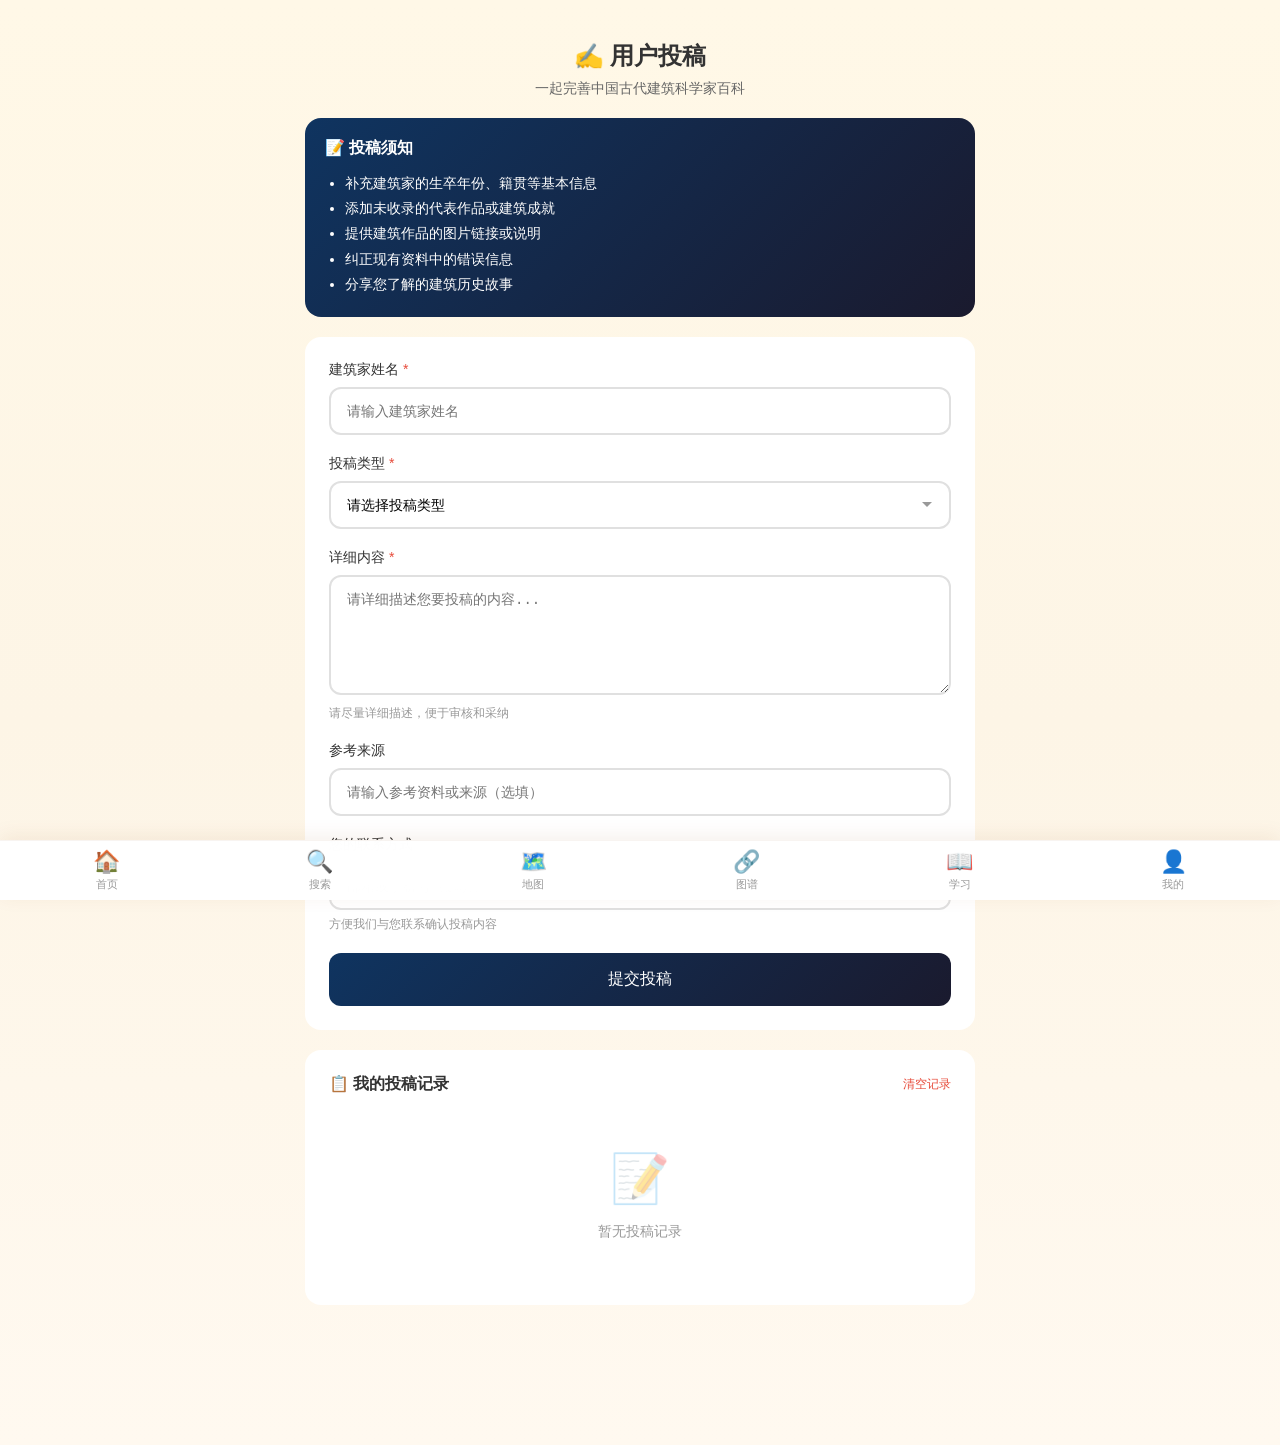
<file: contribute.html>
<!DOCTYPE html>
<html lang="zh-CN">
<head>
  <meta charset="UTF-8">
  <meta name="viewport" content="width=device-width, initial-scale=1.0, maximum-scale=1.0, user-scalable=no">
  <title>用户投稿 - 中国建筑科学家百科</title>
  <link rel="stylesheet" href="css/style.css">
  <style>
    .contribute-container {
      padding: 20px;
      padding-bottom: 120px;
    }

    .contribute-header {
      text-align: center;
      margin-bottom: 20px;
    }

    .contribute-header h1 {
      font-size: 24px;
      color: #333;
      margin-bottom: 8px;
    }

    .contribute-header p {
      font-size: 14px;
      color: #666;
    }

    .contribute-intro {
      background: linear-gradient(135deg, #0f3460, #1a1a2e);
      color: #fff;
      padding: 20px;
      border-radius: 16px;
      margin-bottom: 20px;
    }

    .contribute-intro h3 {
      font-size: 16px;
      margin-bottom: 12px;
    }

    .contribute-intro ul {
      font-size: 14px;
      line-height: 1.8;
      padding-left: 20px;
    }

    .contribute-form {
      background: #fff;
      border-radius: 16px;
      padding: 24px;
      margin-bottom: 20px;
    }

    .form-group {
      margin-bottom: 20px;
    }

    .form-label {
      display: block;
      font-size: 14px;
      font-weight: 500;
      color: #333;
      margin-bottom: 8px;
    }

    .form-label .required {
      color: #e74c3c;
    }

    .form-input {
      width: 100%;
      padding: 14px 16px;
      border: 2px solid #e0e0e0;
      border-radius: 12px;
      font-size: 14px;
      box-sizing: border-box;
      transition: border-color 0.3s;
    }

    .form-input:focus {
      outline: none;
      border-color: #0f3460;
    }

    .form-textarea {
      min-height: 120px;
      resize: vertical;
    }

    .form-select {
      appearance: none;
      background: #fff url("data:image/svg+xml,%3Csvg xmlns='http://www.w3.org/2000/svg' width='12' height='12' viewBox='0 0 12 12'%3E%3Cpath fill='%23999' d='M6 8L1 3h10z'/%3E%3C/svg%3E") no-repeat right 16px center;
    }

    .form-hint {
      font-size: 12px;
      color: #999;
      margin-top: 6px;
    }

    .submit-btn {
      width: 100%;
      padding: 16px;
      background: linear-gradient(135deg, #0f3460, #1a1a2e);
      color: #fff;
      border: none;
      border-radius: 12px;
      font-size: 16px;
      font-weight: 500;
      cursor: pointer;
      transition: all 0.3s;
    }

    .submit-btn:hover {
      transform: translateY(-2px);
      box-shadow: 0 8px 20px rgba(15, 52, 96, 0.3);
    }

    .submit-btn:active {
      transform: translateY(0);
    }

    /* 我的投稿 */
    .my-contributions {
      background: #fff;
      border-radius: 16px;
      padding: 24px;
    }

    .my-contributions-header {
      display: flex;
      justify-content: space-between;
      align-items: center;
      margin-bottom: 16px;
    }

    .my-contributions-title {
      font-size: 16px;
      font-weight: 600;
      color: #333;
    }

    .clear-btn {
      font-size: 12px;
      color: #e74c3c;
      background: none;
      border: none;
      cursor: pointer;
    }

    .contribution-card {
      background: #f9f9f9;
      border-radius: 12px;
      padding: 16px;
      margin-bottom: 12px;
    }

    .contribution-header {
      display: flex;
      justify-content: space-between;
      align-items: center;
      margin-bottom: 12px;
    }

    .contribution-name {
      font-size: 16px;
      font-weight: 600;
      color: #333;
    }

    .contribution-date {
      font-size: 12px;
      color: #999;
    }

    .contribution-type {
      display: inline-block;
      padding: 4px 12px;
      background: #e8f4fd;
      color: #0f3460;
      border-radius: 12px;
      font-size: 12px;
      margin-bottom: 8px;
    }

    .contribution-content {
      font-size: 14px;
      color: #666;
      line-height: 1.6;
      margin-bottom: 12px;
    }

    .contribution-actions {
      display: flex;
      gap: 12px;
    }

    .contribution-action {
      font-size: 12px;
      color: #0f3460;
      background: none;
      border: none;
      cursor: pointer;
      padding: 0;
    }

    .empty-state {
      text-align: center;
      padding: 40px 20px;
      color: #999;
    }

    .empty-icon {
      font-size: 48px;
      margin-bottom: 16px;
    }

    .empty-text {
      font-size: 14px;
    }

    /* 成功提示 */
    .success-modal {
      display: none;
      position: fixed;
      top: 0;
      left: 0;
      width: 100%;
      height: 100%;
      background: rgba(0,0,0,0.5);
      justify-content: center;
      align-items: center;
      z-index: 9999;
    }

    .success-modal.show {
      display: flex;
    }

    .success-content {
      background: #fff;
      border-radius: 16px;
      padding: 32px;
      text-align: center;
      max-width: 300px;
      margin: 20px;
    }

    .success-icon {
      font-size: 64px;
      margin-bottom: 16px;
    }

    .success-title {
      font-size: 18px;
      font-weight: 600;
      color: #333;
      margin-bottom: 8px;
    }

    .success-text {
      font-size: 14px;
      color: #666;
      margin-bottom: 20px;
    }

    .success-btn {
      padding: 12px 32px;
      background: #0f3460;
      color: #fff;
      border: none;
      border-radius: 20px;
      font-size: 14px;
      cursor: pointer;
    }
  </style>
</head>
<body>
  <div class="container">
    <div class="contribute-container">
      <!-- 页面标题 -->
      <div class="contribute-header">
        <h1>✍️ 用户投稿</h1>
        <p>一起完善中国古代建筑科学家百科</p>
      </div>

      <!-- 投稿说明 -->
      <div class="contribute-intro">
        <h3>📝 投稿须知</h3>
        <ul>
          <li>补充建筑家的生卒年份、籍贯等基本信息</li>
          <li>添加未收录的代表作品或建筑成就</li>
          <li>提供建筑作品的图片链接或说明</li>
          <li>纠正现有资料中的错误信息</li>
          <li>分享您了解的建筑历史故事</li>
        </ul>
      </div>

      <!-- 投稿表单 -->
      <div class="contribute-form">
        <form id="contributeForm">
          <div class="form-group">
            <label class="form-label">
              建筑家姓名 <span class="required">*</span>
            </label>
            <input type="text" class="form-input" id="architectName" placeholder="请输入建筑家姓名" required>
          </div>

          <div class="form-group">
            <label class="form-label">
              投稿类型 <span class="required">*</span>
            </label>
            <select class="form-input form-select" id="contributeType" required>
              <option value="">请选择投稿类型</option>
              <option value="info">补充基本信息</option>
              <option value="work">添加代表作品</option>
              <option value="image">提供图片资料</option>
              <option value="correction">纠正错误</option>
              <option value="story">分享建筑故事</option>
              <option value="other">其他</option>
            </select>
          </div>

          <div class="form-group">
            <label class="form-label">
              详细内容 <span class="required">*</span>
            </label>
            <textarea class="form-input form-textarea" id="contributeContent" placeholder="请详细描述您要投稿的内容..." required></textarea>
            <div class="form-hint">请尽量详细描述，便于审核和采纳</div>
          </div>

          <div class="form-group">
            <label class="form-label">
              参考来源
            </label>
            <input type="text" class="form-input" id="source" placeholder="请输入参考资料或来源（选填）">
          </div>

          <div class="form-group">
            <label class="form-label">
              您的联系方式
            </label>
            <input type="text" class="form-input" id="contact" placeholder="邮箱或手机号（选填）">
            <div class="form-hint">方便我们与您联系确认投稿内容</div>
          </div>

          <button type="submit" class="submit-btn">提交投稿</button>
        </form>
      </div>

      <!-- 我的投稿 -->
      <div class="my-contributions">
        <div class="my-contributions-header">
          <div class="my-contributions-title">📋 我的投稿记录</div>
          <button class="clear-btn" onclick="clearContributions()">清空记录</button>
        </div>
        <div id="contributionsList"></div>
      </div>
    </div>
  </div>

  <!-- 成功提示弹窗 -->
  <div class="success-modal" id="successModal">
    <div class="success-content">
      <div class="success-icon">✅</div>
      <div class="success-title">投稿成功！</div>
      <div class="success-text">感谢您的贡献，我们会尽快审核您的投稿内容。</div>
      <button class="success-btn" onclick="closeModal()">确定</button>
    </div>
  </div>

  <!-- 底部导航栏 -->
  <div class="tab-bar">
    <a href="index.html" class="tab-item">
      <span class="tab-icon">🏠</span>
      <span class="tab-text">首页</span>
    </a>
    <a href="search.html" class="tab-item">
      <span class="tab-icon">🔍</span>
      <span class="tab-text">搜索</span>
    </a>
    <a href="map.html" class="tab-item">
      <span class="tab-icon">🗺️</span>
      <span class="tab-text">地图</span>
    </a>
    <a href="relationship.html" class="tab-item">
      <span class="tab-icon">🔗</span>
      <span class="tab-text">图谱</span>
    </a>
    <a href="study.html" class="tab-item">
      <span class="tab-icon">📖</span>
      <span class="tab-text">学习</span>
    </a>
    <a href="my.html" class="tab-item">
      <span class="tab-icon">👤</span>
      <span class="tab-text">我的</span>
    </a>
  </div>

  <script src="js/data.js"></script>
  <script>
    // 投稿类型映射
    const typeMap = {
      'info': '补充信息',
      'work': '添加作品',
      'image': '提供图片',
      'correction': '纠正错误',
      'story': '建筑故事',
      'other': '其他'
    };

    // 从本地存储加载投稿记录
    function loadContributions() {
      const contributions = JSON.parse(localStorage.getItem('contributions') || '[]');
      renderContributions(contributions);
    }

    // 渲染投稿列表
    function renderContributions(contributions) {
      const container = document.getElementById('contributionsList');
      
      if (contributions.length === 0) {
        container.innerHTML = `
          <div class="empty-state">
            <div class="empty-icon">📝</div>
            <div class="empty-text">暂无投稿记录</div>
          </div>
        `;
        return;
      }

      container.innerHTML = contributions.map((item, index) => `
        <div class="contribution-card">
          <div class="contribution-header">
            <span class="contribution-name">${item.name}</span>
            <span class="contribution-date">${item.date}</span>
          </div>
          <span class="contribution-type">${typeMap[item.type] || item.type}</span>
          <div class="contribution-content">${item.content}</div>
          <div class="contribution-actions">
            <button class="contribution-action" onclick="editContribution(${index})">编辑</button>
            <button class="contribution-action" onclick="deleteContribution(${index})">删除</button>
          </div>
        </div>
      `).join('');
    }

    // 提交投稿
    document.getElementById('contributeForm').addEventListener('submit', function(e) {
      e.preventDefault();
      
      const name = document.getElementById('architectName').value;
      const type = document.getElementById('contributeType').value;
      const content = document.getElementById('contributeContent').value;
      const source = document.getElementById('source').value;
      const contact = document.getElementById('contact').value;

      const contribution = {
        name,
        type,
        content,
        source,
        contact,
        date: new Date().toLocaleDateString('zh-CN')
      };

      // 保存到本地存储
      const contributions = JSON.parse(localStorage.getItem('contributions') || '[]');
      contributions.unshift(contribution);
      localStorage.setItem('contributions', JSON.stringify(contributions));

      // 显示成功提示
      document.getElementById('successModal').classList.add('show');

      // 清空表单
      this.reset();

      // 更新列表
      renderContributions(contributions);
    });

    // 编辑投稿
    function editContribution(index) {
      const contributions = JSON.parse(localStorage.getItem('contributions') || '[]');
      const item = contributions[index];

      document.getElementById('architectName').value = item.name;
      document.getElementById('contributeType').value = item.type;
      document.getElementById('contributeContent').value = item.content;
      document.getElementById('source').value = item.source || '';
      document.getElementById('contact').value = item.contact || '';

      // 删除旧记录
      contributions.splice(index, 1);
      localStorage.setItem('contributions', JSON.stringify(contributions));
      renderContributions(contributions);

      // 滚动到表单
      window.scrollTo({ top: 0, behavior: 'smooth' });
    }

    // 删除投稿
    function deleteContribution(index) {
      if (!confirm('确定要删除这条投稿记录吗？')) return;

      const contributions = JSON.parse(localStorage.getItem('contributions') || '[]');
      contributions.splice(index, 1);
      localStorage.setItem('contributions', JSON.stringify(contributions));
      renderContributions(contributions);
    }

    // 清空所有投稿
    function clearContributions() {
      if (!confirm('确定要清空所有投稿记录吗？')) return;
      localStorage.removeItem('contributions');
      renderContributions([]);
    }

    // 关闭弹窗
    function closeModal() {
      document.getElementById('successModal').classList.remove('show');
    }

    // 初始化
    loadContributions();
  </script>
</body>
</html>
</file>
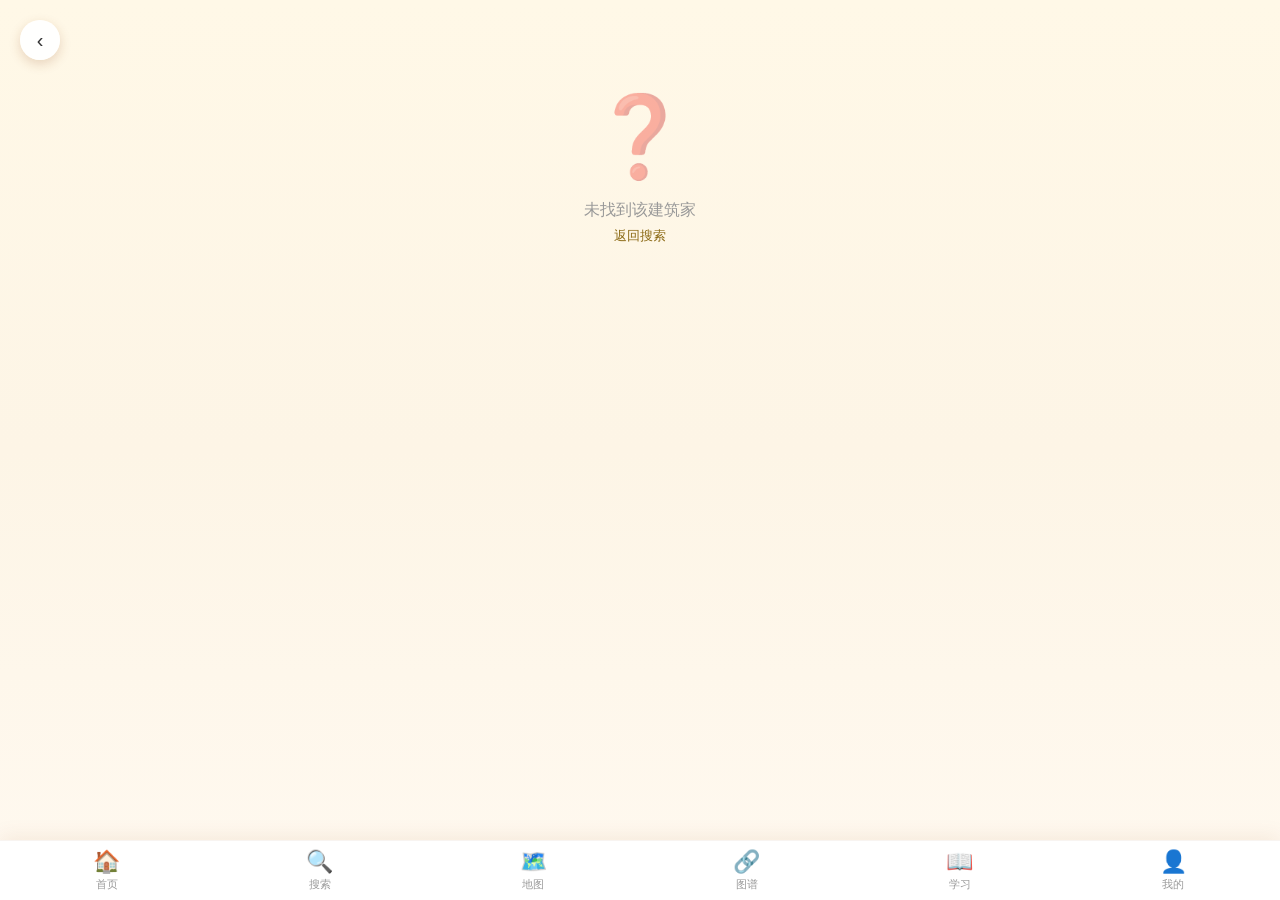
<file: detail.html>
<!DOCTYPE html>
<html lang="zh-CN">
<head>
  <meta charset="UTF-8">
  <meta name="viewport" content="width=device-width, initial-scale=1.0, maximum-scale=1.0, user-scalable=no">
  <title>建筑家详情 - 中国建筑科学家百科</title>
  <link rel="stylesheet" href="css/style.css">
</head>
<body>
  <div class="back-btn" onclick="goBack()">‹</div>
  
  <div class="container" id="detailContainer">
    <div class="card">
      <!-- 头部信息 -->
      <div class="detail-header">
        <div class="avatar-large">
          <span class="avatar-text" id="avatarText">鲁</span>
        </div>
        <div class="header-info">
          <div class="title" id="architectName">加载中...</div>
          <div class="subtitle" id="architectSubtitle"></div>
          <div class="years" id="architectYears"></div>
        </div>
      </div>

      <!-- 收藏按钮 -->
      <div class="favorite-section">
        <div class="btn" id="favoriteBtn" onclick="toggleFav()">
          🤍 收藏
        </div>
      </div>

      <!-- 简介 -->
      <div class="section">
        <div class="section-title">人物简介</div>
        <div class="section-content" id="architectSummary"></div>
      </div>

      <!-- 生平 -->
      <div class="section">
        <div class="section-title">生平事迹</div>
        <div class="section-content" id="architectBiography"></div>
      </div>

      <!-- 代表作品 -->
      <div class="section">
        <div class="section-title">代表作品</div>
        <div class="works-list" id="architectWorks"></div>
      </div>

      <!-- 建筑风格 -->
      <div class="section">
        <div class="section-title">建筑风格</div>
        <div class="section-content" id="architectStyle"></div>
      </div>

      <!-- 历史贡献 -->
      <div class="section">
        <div class="section-title">历史贡献</div>
        <div class="section-content" id="architectContribution"></div>
      </div>

      <!-- 名言 -->
      <div class="quote-section" id="quoteSection" style="display:none">
        <div class="corner-decoration top-left"></div>
        <div class="corner-decoration top-right"></div>
        <div class="corner-decoration bottom-left"></div>
        <div class="corner-decoration bottom-right"></div>
        <div class="quote-mark">"</div>
        <div class="quote-text" id="architectQuote"></div>
        <div class="quote-author" id="quoteAuthor"></div>
      </div>
    </div>
  </div>

  <!-- 底部导航栏 -->
  <div class="tab-bar">
    <a href="index.html" class="tab-item">
      <span class="tab-icon">🏠</span>
      <span class="tab-text">首页</span>
    </a>
    <a href="search.html" class="tab-item">
      <span class="tab-icon">🔍</span>
      <span class="tab-text">搜索</span>
    </a>
    <a href="map.html" class="tab-item">
      <span class="tab-icon">🗺️</span>
      <span class="tab-text">地图</span>
    </a>
    <a href="relationship.html" class="tab-item">
      <span class="tab-icon">🔗</span>
      <span class="tab-text">图谱</span>
    </a>
    <a href="study.html" class="tab-item">
      <span class="tab-icon">📖</span>
      <span class="tab-text">学习</span>
    </a>
    <a href="my.html" class="tab-item">
      <span class="tab-icon">👤</span>
      <span class="tab-text">我的</span>
    </a>
  </div>

  <script src="js/data.js"></script>
  <script>
    function getUrlParam(name) {
      const url = window.location.search;
      const params = new URLSearchParams(url);
      return params.get(name);
    }
    
    function getFavorites() {
      const favs = localStorage.getItem('favorites');
      return favs ? JSON.parse(favs) : [];
    }
    
    function isFavorite(id) {
      const favs = getFavorites();
      return favs.includes(id);
    }
    
    function toggleFavorite(id) {
      const favs = getFavorites();
      const index = favs.indexOf(id);
      if (index > -1) {
        favs.splice(index, 1);
      } else {
        favs.push(id);
      }
      localStorage.setItem('favorites', JSON.stringify(favs));
    }
    
    let currentArchitect = null;
    
    function goBack() {
      const referrer = document.referrer;
      if (referrer && referrer.includes('map.html')) {
        window.location.href = 'map.html';
      } else if (referrer && referrer.includes('search.html')) {
        window.location.href = 'search.html';
      } else if (referrer && referrer.includes('index.html')) {
        window.location.href = 'index.html';
      } else {
        window.history.back();
      }
    }
    
    document.addEventListener('DOMContentLoaded', function() {
      const id = parseInt(getUrlParam('id'));
      const name = getUrlParam('name');
      
      if (id) {
        currentArchitect = architects.find(item => item.id === id);
      } else if (name) {
        currentArchitect = architects.find(item => item.name === decodeURIComponent(name));
      }
      
      if (currentArchitect) {
        renderDetail(currentArchitect);
        updateFavoriteBtn();
      } else {
        document.getElementById('detailContainer').innerHTML = `
          <div class="empty-state">
            <div class="empty-icon">❓</div>
            <div>未找到该建筑家</div>
            <div class="empty-hint"><a href="search.html" style="color:#8B6914">返回搜索</a></div>
          </div>
        `;
      }
    });

    function renderDetail(architect) {
      document.title = architect.name + ' - 中国建筑科学家百科';
      document.getElementById('avatarText').textContent = architect.name[0];
      document.getElementById('architectName').textContent = architect.name;
      document.getElementById('architectSubtitle').textContent = architect.dynasty + ' · ' + architect.title;
      document.getElementById('architectYears').textContent = architect.years;
      document.getElementById('architectSummary').textContent = architect.summary;
      document.getElementById('architectBiography').textContent = architect.biography;
      document.getElementById('architectStyle').textContent = architect.style;
      document.getElementById('architectContribution').textContent = architect.contribution;
      
      document.getElementById('architectWorks').innerHTML = architect.works.map(work => `
        <div class="work-item">
          <span class="work-dot">•</span>
          <span class="work-name">${work}</span>
        </div>
      `).join('');
      
      if (architect.quote) {
        document.getElementById('quoteSection').style.display = 'block';
        document.getElementById('architectQuote').textContent = architect.quote;
        document.getElementById('quoteAuthor').textContent = '—— ' + architect.name;
      }
    }

    function updateFavoriteBtn() {
      const btn = document.getElementById('favoriteBtn');
      if (isFavorite(currentArchitect.id)) {
        btn.classList.add('btn-favorited');
        btn.innerHTML = '❤️ 已收藏';
      } else {
        btn.classList.remove('btn-favorited');
        btn.innerHTML = '🤍 收藏';
      }
    }

    function toggleFav() {
      toggleFavorite(currentArchitect.id);
      updateFavoriteBtn();
    }
  </script>
</body>
</html>
</file>
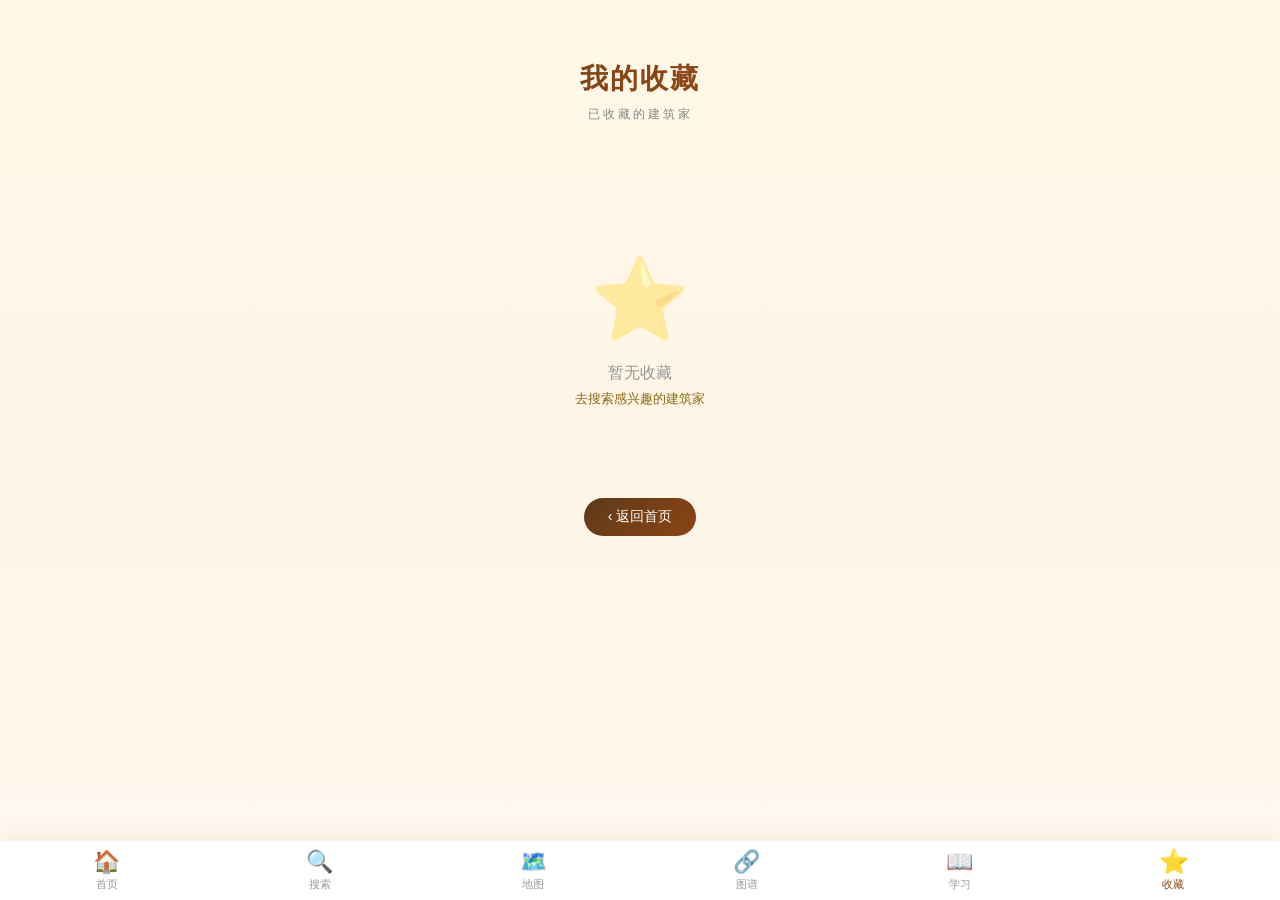
<file: favorites.html>
<!DOCTYPE html>
<html lang="zh-CN">
<head>
  <meta charset="UTF-8">
  <meta name="viewport" content="width=device-width, initial-scale=1.0, maximum-scale=1.0, user-scalable=no">
  <title>我的收藏 - 中国建筑科学家百科</title>
  <link rel="stylesheet" href="css/style.css">
</head>
<body>
  <div class="container">
    <div class="header">
      <div class="title-wrapper">
        <h1 class="main-title">我的收藏</h1>
        <p class="subtitle">已收藏的建筑家</p>
      </div>
    </div>

    <div id="favoritesContainer">
      <!-- 收藏列表 -->
      <div class="architect-list" id="favoritesList"></div>
      
      <!-- 空状态 -->
      <div class="empty-state" id="emptyState" style="display:none">
        <div class="empty-icon">⭐</div>
        <div>暂无收藏</div>
        <div class="empty-hint"><a href="search.html" style="color:#8B6914">去搜索感兴趣的建筑家</a></div>
      </div>
    </div>

    <div style="padding: 20px; text-align: center;">
      <a href="index.html" class="btn" style="display: inline-block; background: linear-gradient(135deg, #5D3A1A 0%, #8B4513 100%); color: white; padding: 10px 24px; border-radius: 20px; font-size: 14px;">
        ‹ 返回首页
      </a>
    </div>
  </div>

  <!-- 底部导航栏 -->
  <div class="tab-bar">
    <a href="index.html" class="tab-item">
      <span class="tab-icon">🏠</span>
      <span class="tab-text">首页</span>
    </a>
    <a href="search.html" class="tab-item">
      <span class="tab-icon">🔍</span>
      <span class="tab-text">搜索</span>
    </a>
    <a href="map.html" class="tab-item">
      <span class="tab-icon">🗺️</span>
      <span class="tab-text">地图</span>
    </a>
    <a href="relationship.html" class="tab-item">
      <span class="tab-icon">🔗</span>
      <span class="tab-text">图谱</span>
    </a>
    <a href="study.html" class="tab-item">
      <span class="tab-icon">📖</span>
      <span class="tab-text">学习</span>
    </a>
    <a href="favorites.html" class="tab-item active">
      <span class="tab-icon">⭐</span>
      <span class="tab-text">收藏</span>
    </a>
  </div>

  <script src="js/data.js"></script>
  <script>
    function getFavorites() {
      const favs = localStorage.getItem('favorites');
      return favs ? JSON.parse(favs) : [];
    }
    
    function removeFavorite(id) {
      const favs = getFavorites();
      const index = favs.indexOf(id);
      if (index > -1) {
        favs.splice(index, 1);
      }
      localStorage.setItem('favorites', JSON.stringify(favs));
    }
    
    document.addEventListener('DOMContentLoaded', function() {
      renderFavorites();
    });

    function renderFavorites() {
      const favoriteIds = getFavorites();
      const favoriteArchitects = architects.filter(a => favoriteIds.includes(a.id));
      
      if (favoriteArchitects.length > 0) {
        document.getElementById('emptyState').style.display = 'none';
        document.getElementById('favoritesList').innerHTML = favoriteArchitects.map(item => `
          <a href="detail.html?id=${item.id}" class="card">
            <div class="architect-header">
              <div class="avatar-placeholder">
                <span class="avatar-text">${item.name[0]}</span>
              </div>
              <div class="architect-info">
                <div class="title">${item.name}</div>
                <div class="subtitle">${item.dynasty} · ${item.title}</div>
              </div>
              <div class="favorite-btn" onclick="event.preventDefault(); removeFav(${item.id})">
                ❤️
              </div>
            </div>
            <div class="architect-summary">${item.summary}</div>
          </a>
        `).join('');
      } else {
        document.getElementById('favoritesList').innerHTML = '';
        document.getElementById('emptyState').style.display = 'block';
      }
    }

    function removeFav(id) {
      removeFavorite(id);
      renderFavorites();
    }
  </script>
</body>
</html>
</file>
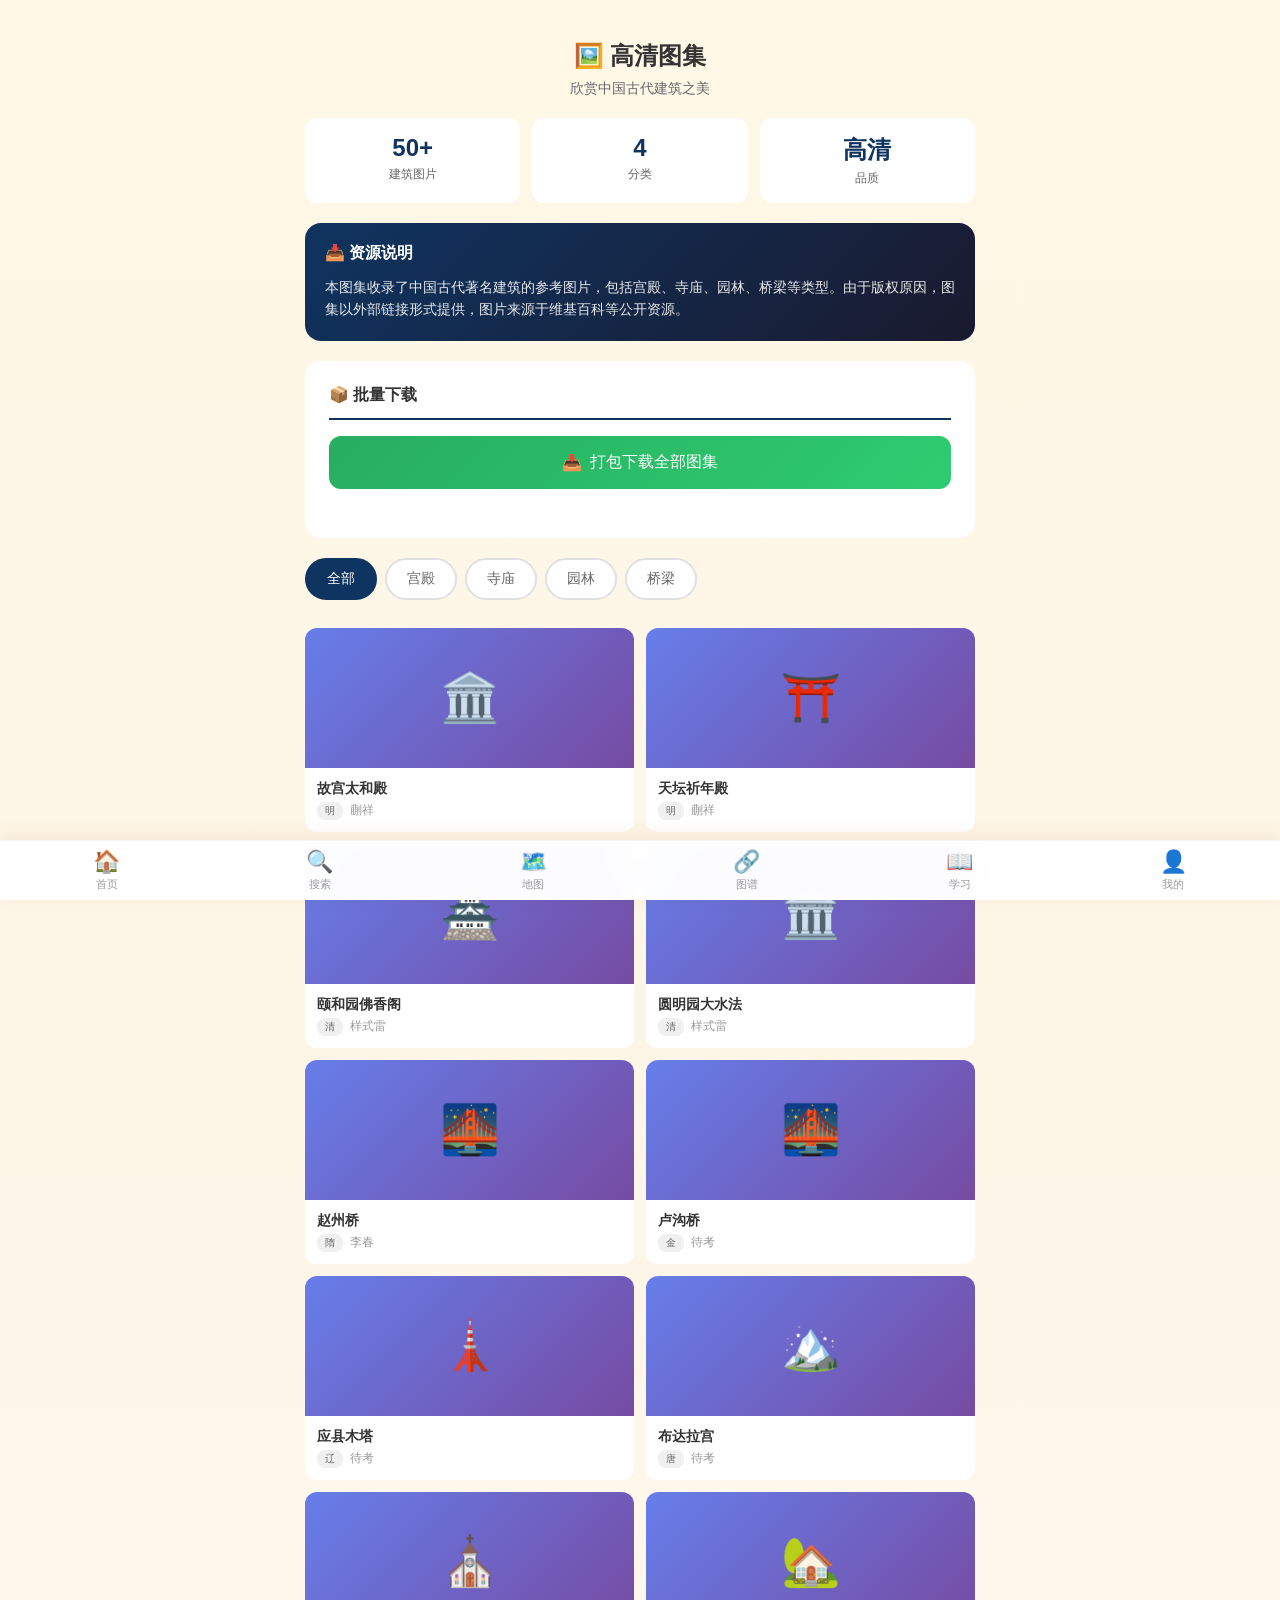
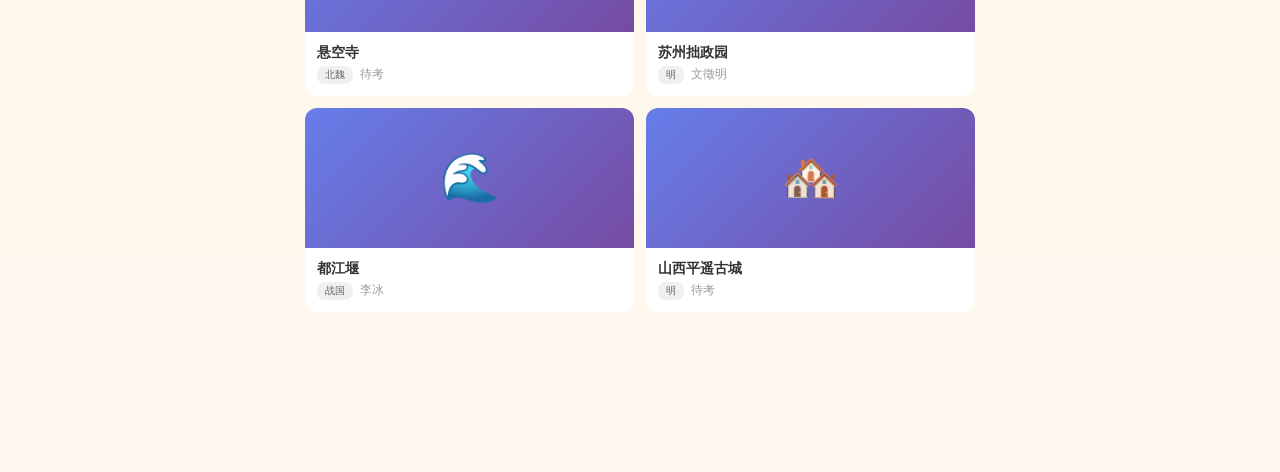
<file: gallery.html>
<!DOCTYPE html>
<html lang="zh-CN">
<head>
  <meta charset="UTF-8">
  <meta name="viewport" content="width=device-width, initial-scale=1.0, maximum-scale=1.0, user-scalable=no">
  <title>高清图集 - 中国建筑科学家百科</title>
  <link rel="stylesheet" href="css/style.css">
  <style>
    .gallery-container {
      padding: 20px;
      padding-bottom: 120px;
    }

    .gallery-header {
      text-align: center;
      margin-bottom: 20px;
    }

    .gallery-header h1 {
      font-size: 24px;
      color: #333;
      margin-bottom: 8px;
    }

    .gallery-header p {
      font-size: 14px;
      color: #666;
    }

    .gallery-intro {
      background: linear-gradient(135deg, #0f3460, #1a1a2e);
      color: #fff;
      padding: 20px;
      border-radius: 16px;
      margin-bottom: 20px;
    }

    .gallery-intro h3 {
      font-size: 16px;
      margin-bottom: 12px;
    }

    .gallery-intro p {
      font-size: 14px;
      line-height: 1.6;
      opacity: 0.9;
    }

    .download-section {
      background: #fff;
      border-radius: 16px;
      padding: 24px;
      margin-bottom: 20px;
    }

    .download-title {
      font-size: 16px;
      font-weight: 600;
      color: #333;
      margin-bottom: 16px;
      padding-bottom: 12px;
      border-bottom: 2px solid #0f3460;
    }

    .download-btn {
      width: 100%;
      padding: 16px;
      background: linear-gradient(135deg, #27ae60, #2ecc71);
      color: #fff;
      border: none;
      border-radius: 12px;
      font-size: 16px;
      font-weight: 500;
      cursor: pointer;
      transition: all 0.3s;
      display: flex;
      align-items: center;
      justify-content: center;
      gap: 8px;
    }

    .download-btn:hover {
      transform: translateY(-2px);
      box-shadow: 0 8px 20px rgba(39, 174, 96, 0.3);
    }

    .download-btn:active {
      transform: translateY(0);
    }

    .download-size {
      font-size: 12px;
      color: rgba(255,255,255,0.8);
      margin-top: 8px;
    }

    /* 图集分类 */
    .gallery-categories {
      display: flex;
      gap: 8px;
      margin-bottom: 20px;
      overflow-x: auto;
      padding-bottom: 8px;
    }

    .category-btn {
      padding: 10px 20px;
      background: #fff;
      border: 2px solid #e0e0e0;
      border-radius: 24px;
      font-size: 14px;
      color: #666;
      white-space: nowrap;
      cursor: pointer;
      transition: all 0.3s;
    }

    .category-btn.active {
      background: #0f3460;
      color: #fff;
      border-color: #0f3460;
    }

    /* 图集网格 */
    .gallery-grid {
      display: grid;
      grid-template-columns: repeat(2, 1fr);
      gap: 12px;
      margin-bottom: 20px;
    }

    .gallery-item {
      background: #fff;
      border-radius: 12px;
      overflow: hidden;
      transition: all 0.3s;
    }

    .gallery-item:hover {
      transform: translateY(-4px);
      box-shadow: 0 8px 20px rgba(0,0,0,0.1);
    }

    .gallery-image {
      width: 100%;
      height: 140px;
      background: linear-gradient(135deg, #667eea 0%, #764ba2 100%);
      display: flex;
      align-items: center;
      justify-content: center;
      font-size: 48px;
      color: #fff;
      position: relative;
    }

    .gallery-image::after {
      content: '🔍';
      position: absolute;
      bottom: 8px;
      right: 8px;
      font-size: 16px;
      opacity: 0;
      transition: opacity 0.3s;
    }

    .gallery-item:hover .gallery-image::after {
      opacity: 1;
    }

    .gallery-info {
      padding: 12px;
    }

    .gallery-name {
      font-size: 14px;
      font-weight: 600;
      color: #333;
      margin-bottom: 4px;
      white-space: nowrap;
      overflow: hidden;
      text-overflow: ellipsis;
    }

    .gallery-meta {
      font-size: 12px;
      color: #999;
    }

    .gallery-tag {
      display: inline-block;
      padding: 2px 8px;
      background: #f0f0f0;
      border-radius: 8px;
      font-size: 10px;
      color: #666;
      margin-right: 4px;
    }

    /* 预览弹窗 */
    .preview-modal {
      display: none;
      position: fixed;
      top: 0;
      left: 0;
      width: 100%;
      height: 100%;
      background: rgba(0,0,0,0.9);
      z-index: 9999;
      flex-direction: column;
    }

    .preview-modal.show {
      display: flex;
    }

    .preview-header {
      display: flex;
      justify-content: space-between;
      align-items: center;
      padding: 16px 20px;
      color: #fff;
    }

    .preview-title {
      font-size: 16px;
    }

    .preview-close {
      font-size: 28px;
      cursor: pointer;
      padding: 0 8px;
    }

    .preview-content {
      flex: 1;
      display: flex;
      align-items: center;
      justify-content: center;
      padding: 20px;
    }

    .preview-placeholder {
      width: 100%;
      max-width: 400px;
      height: 300px;
      background: linear-gradient(135deg, #667eea 0%, #764ba2 100%);
      border-radius: 16px;
      display: flex;
      flex-direction: column;
      align-items: center;
      justify-content: center;
      color: #fff;
    }

    .preview-placeholder-icon {
      font-size: 64px;
      margin-bottom: 16px;
    }

    .preview-placeholder-text {
      font-size: 14px;
      opacity: 0.8;
    }

    .preview-footer {
      padding: 16px 20px;
      display: flex;
      gap: 12px;
    }

    .preview-btn {
      flex: 1;
      padding: 14px;
      border: none;
      border-radius: 12px;
      font-size: 14px;
      cursor: pointer;
      transition: all 0.3s;
    }

    .preview-btn.download {
      background: #27ae60;
      color: #fff;
    }

    .preview-btn.share {
      background: #3498db;
      color: #fff;
    }

    /* 统计信息 */
    .gallery-stats {
      display: grid;
      grid-template-columns: repeat(3, 1fr);
      gap: 12px;
      margin-bottom: 20px;
    }

    .gallery-stat {
      background: #fff;
      border-radius: 12px;
      padding: 16px;
      text-align: center;
    }

    .gallery-stat-number {
      font-size: 24px;
      font-weight: 700;
      color: #0f3460;
    }

    .gallery-stat-label {
      font-size: 12px;
      color: #666;
      margin-top: 4px;
    }
  </style>
</head>
<body>
  <div class="container">
    <div class="gallery-container">
      <!-- 页面标题 -->
      <div class="gallery-header">
        <h1>🖼️ 高清图集</h1>
        <p>欣赏中国古代建筑之美</p>
      </div>

      <!-- 统计信息 -->
      <div class="gallery-stats">
        <div class="gallery-stat">
          <div class="gallery-stat-number">50+</div>
          <div class="gallery-stat-label">建筑图片</div>
        </div>
        <div class="gallery-stat">
          <div class="gallery-stat-number">4</div>
          <div class="gallery-stat-label">分类</div>
        </div>
        <div class="gallery-stat">
          <div class="gallery-stat-number">高清</div>
          <div class="gallery-stat-label">品质</div>
        </div>
      </div>

      <!-- 说明 -->
      <div class="gallery-intro">
        <h3>📥 资源说明</h3>
        <p>本图集收录了中国古代著名建筑的参考图片，包括宫殿、寺庙、园林、桥梁等类型。由于版权原因，图集以外部链接形式提供，图片来源于维基百科等公开资源。</p>
      </div>

      <!-- 一键下载 -->
      <div class="download-section">
        <div class="download-title">📦 批量下载</div>
        <button class="download-btn" onclick="downloadAll()">
          <span>📥</span>
          <span>打包下载全部图集</span>
        </button>
        <div class="download-size">包含所有分类，共50+张图片 · 提取码：arch</div>
      </div>

      <!-- 分类筛选 -->
      <div class="gallery-categories">
        <div class="category-btn active" data-category="all">全部</div>
        <div class="category-btn" data-category="palace">宫殿</div>
        <div class="category-btn" data-category="temple">寺庙</div>
        <div class="category-btn" data-category="garden">园林</div>
        <div class="category-btn" data-category="bridge">桥梁</div>
      </div>

      <!-- 图集列表 -->
      <div class="gallery-grid" id="galleryGrid"></div>
    </div>
  </div>

  <!-- 图片预览弹窗 -->
  <div class="preview-modal" id="previewModal">
    <div class="preview-header">
      <div class="preview-title" id="previewTitle">图片预览</div>
      <div class="preview-close" onclick="closePreview()">×</div>
    </div>
    <div class="preview-content">
      <div class="preview-placeholder">
        <div class="preview-placeholder-icon" id="previewIcon">🏛️</div>
        <div class="preview-placeholder-text" id="previewDesc">图片预览区</div>
      </div>
    </div>
    <div class="preview-footer">
      <button class="preview-btn download" onclick="downloadCurrent()">📥 保存图片</button>
      <button class="preview-btn share" onclick="shareImage()">📤 分享</button>
    </div>
  </div>

  <!-- 底部导航栏 -->
  <div class="tab-bar">
    <a href="index.html" class="tab-item">
      <span class="tab-icon">🏠</span>
      <span class="tab-text">首页</span>
    </a>
    <a href="search.html" class="tab-item">
      <span class="tab-icon">🔍</span>
      <span class="tab-text">搜索</span>
    </a>
    <a href="map.html" class="tab-item">
      <span class="tab-icon">🗺️</span>
      <span class="tab-text">地图</span>
    </a>
    <a href="relationship.html" class="tab-item">
      <span class="tab-icon">🔗</span>
      <span class="tab-text">图谱</span>
    </a>
    <a href="study.html" class="tab-item">
      <span class="tab-icon">📖</span>
      <span class="tab-text">学习</span>
    </a>
    <a href="my.html" class="tab-item">
      <span class="tab-icon">👤</span>
      <span class="tab-text">我的</span>
    </a>
  </div>

  <script src="js/data.js"></script>
  <script>
    // 图集数据
    const galleryData = [
      { id: 1, name: '故宫太和殿', category: 'palace', icon: '🏛️', architect: '蒯祥', year: '明', period: '1420年' },
      { id: 2, name: '天坛祈年殿', category: 'palace', icon: '⛩️', architect: '蒯祥', year: '明', period: '1420年' },
      { id: 3, name: '颐和园佛香阁', category: 'garden', icon: '🏯', architect: '样式雷', year: '清', period: '1768年' },
      { id: 4, name: '圆明园大水法', category: 'garden', icon: '🏛️', architect: '样式雷', year: '清', period: '1751年' },
      { id: 5, name: '赵州桥', category: 'bridge', icon: '🌉', architect: '李春', year: '隋', period: '605年' },
      { id: 6, name: '卢沟桥', category: 'bridge', icon: '🌉', architect: '待考', year: '金', period: '1189年' },
      { id: 7, name: '应县木塔', category: 'temple', icon: '🗼', architect: '待考', year: '辽', period: '1056年' },
      { id: 8, name: '布达拉宫', category: 'palace', icon: '🏔️', architect: '待考', year: '唐', period: '631年' },
      { id: 9, name: '悬空寺', category: 'temple', icon: '⛪', architect: '待考', year: '北魏', period: '491年' },
      { id: 10, name: '苏州拙政园', category: 'garden', icon: '🏡', architect: '文徵明', year: '明', period: '1559年' },
      { id: 11, name: '都江堰', category: 'bridge', icon: '🌊', architect: '李冰', year: '战国', period: '前256年' },
      { id: 12, name: '山西平遥古城', category: 'palace', icon: '🏘️', architect: '待考', year: '明', period: '1370年' }
    ];

    // 渲染图集
    function renderGallery(category = 'all') {
      const container = document.getElementById('galleryGrid');
      const filteredData = category === 'all' 
        ? galleryData 
        : galleryData.filter(item => item.category === category);

      container.innerHTML = filteredData.map(item => `
        <div class="gallery-item" onclick="previewImage(${item.id})">
          <div class="gallery-image">${item.icon}</div>
          <div class="gallery-info">
            <div class="gallery-name">${item.name}</div>
            <div class="gallery-meta">
              <span class="gallery-tag">${item.year}</span>
              <span>${item.architect}</span>
            </div>
          </div>
        </div>
      `).join('');
    }

    // 分类切换
    document.querySelectorAll('.category-btn').forEach(btn => {
      btn.addEventListener('click', function() {
        document.querySelectorAll('.category-btn').forEach(b => b.classList.remove('active'));
        this.classList.add('active');
        renderGallery(this.dataset.category);
      });
    });

    // 预览图片
    let currentImage = null;
    function previewImage(id) {
      const image = galleryData.find(item => item.id === id);
      if (!image) return;
      
      currentImage = image;
      document.getElementById('previewTitle').textContent = image.name;
      document.getElementById('previewIcon').textContent = image.icon;
      document.getElementById('previewDesc').textContent = `${image.architect} · ${image.year}`;
      document.getElementById('previewModal').classList.add('show');
    }

    // 关闭预览
    function closePreview() {
      document.getElementById('previewModal').classList.remove('show');
    }

    // 下载当前图片
    function downloadCurrent() {
      if (!currentImage) return;
      
      // 创建提示
      const link = `https://zh.wikipedia.org/wiki/${encodeURIComponent(currentImage.name)}`;
      alert(`图片链接：${link}\n\n由于版权原因，图片来源于维基百科公开资源，请点击确定在新窗口打开。`);
      window.open(link, '_blank');
    }

    // 分享图片
    function shareImage() {
      if (!currentImage) return;
      
      if (navigator.share) {
        navigator.share({
          title: currentImage.name,
          text: `查看中国古代建筑：${currentImage.name}`,
          url: window.location.href
        });
      } else {
        // 复制链接
        const url = window.location.href;
        navigator.clipboard.writeText(url).then(() => {
          alert('链接已复制到剪贴板！');
        });
      }
    }

    // 打包下载
    function downloadAll() {
      // 生成下载信息
      const links = [
        { name: '故宫', url: 'https://zh.wikipedia.org/wiki/故宫' },
        { name: '天坛', url: 'https://zh.wikipedia.org/wiki/天坛' },
        { name: '颐和园', url: 'https://zh.wikipedia.org/wiki/颐和园' },
        { name: '圆明园', url: 'https://zh.wikipedia.org/wiki/圆明园' },
        { name: '赵州桥', url: 'https://zh.wikipedia.org/wiki/赵州桥' },
        { name: '都江堰', url: 'https://zh.wikipedia.org/wiki/都江堰' }
      ];

      let message = '📥 高清图集下载链接：\n\n';
      links.forEach(item => {
        message += `${item.name}：${item.url}\n`;
      });
      message += '\n提取码：arch';

      alert(message);
    }

    // 初始化
    renderGallery();
  </script>
</body>
</html>
</file>
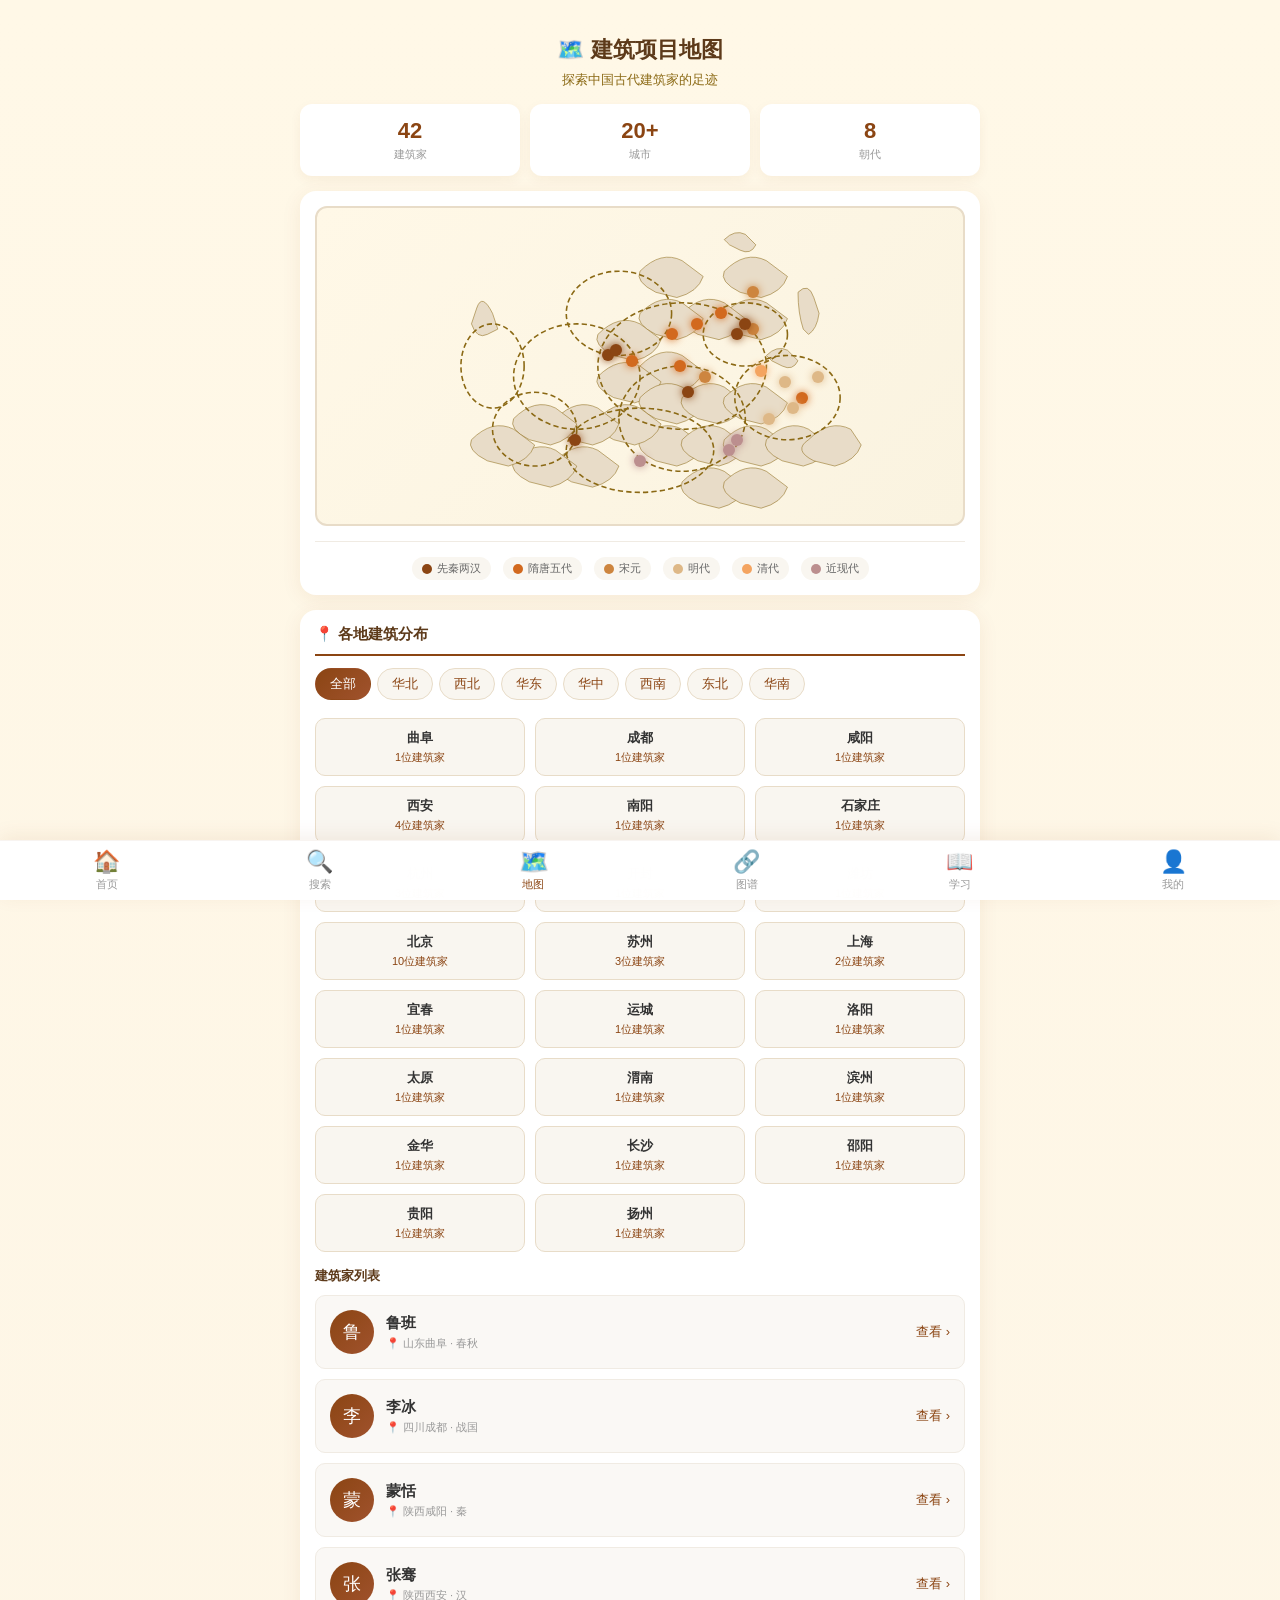
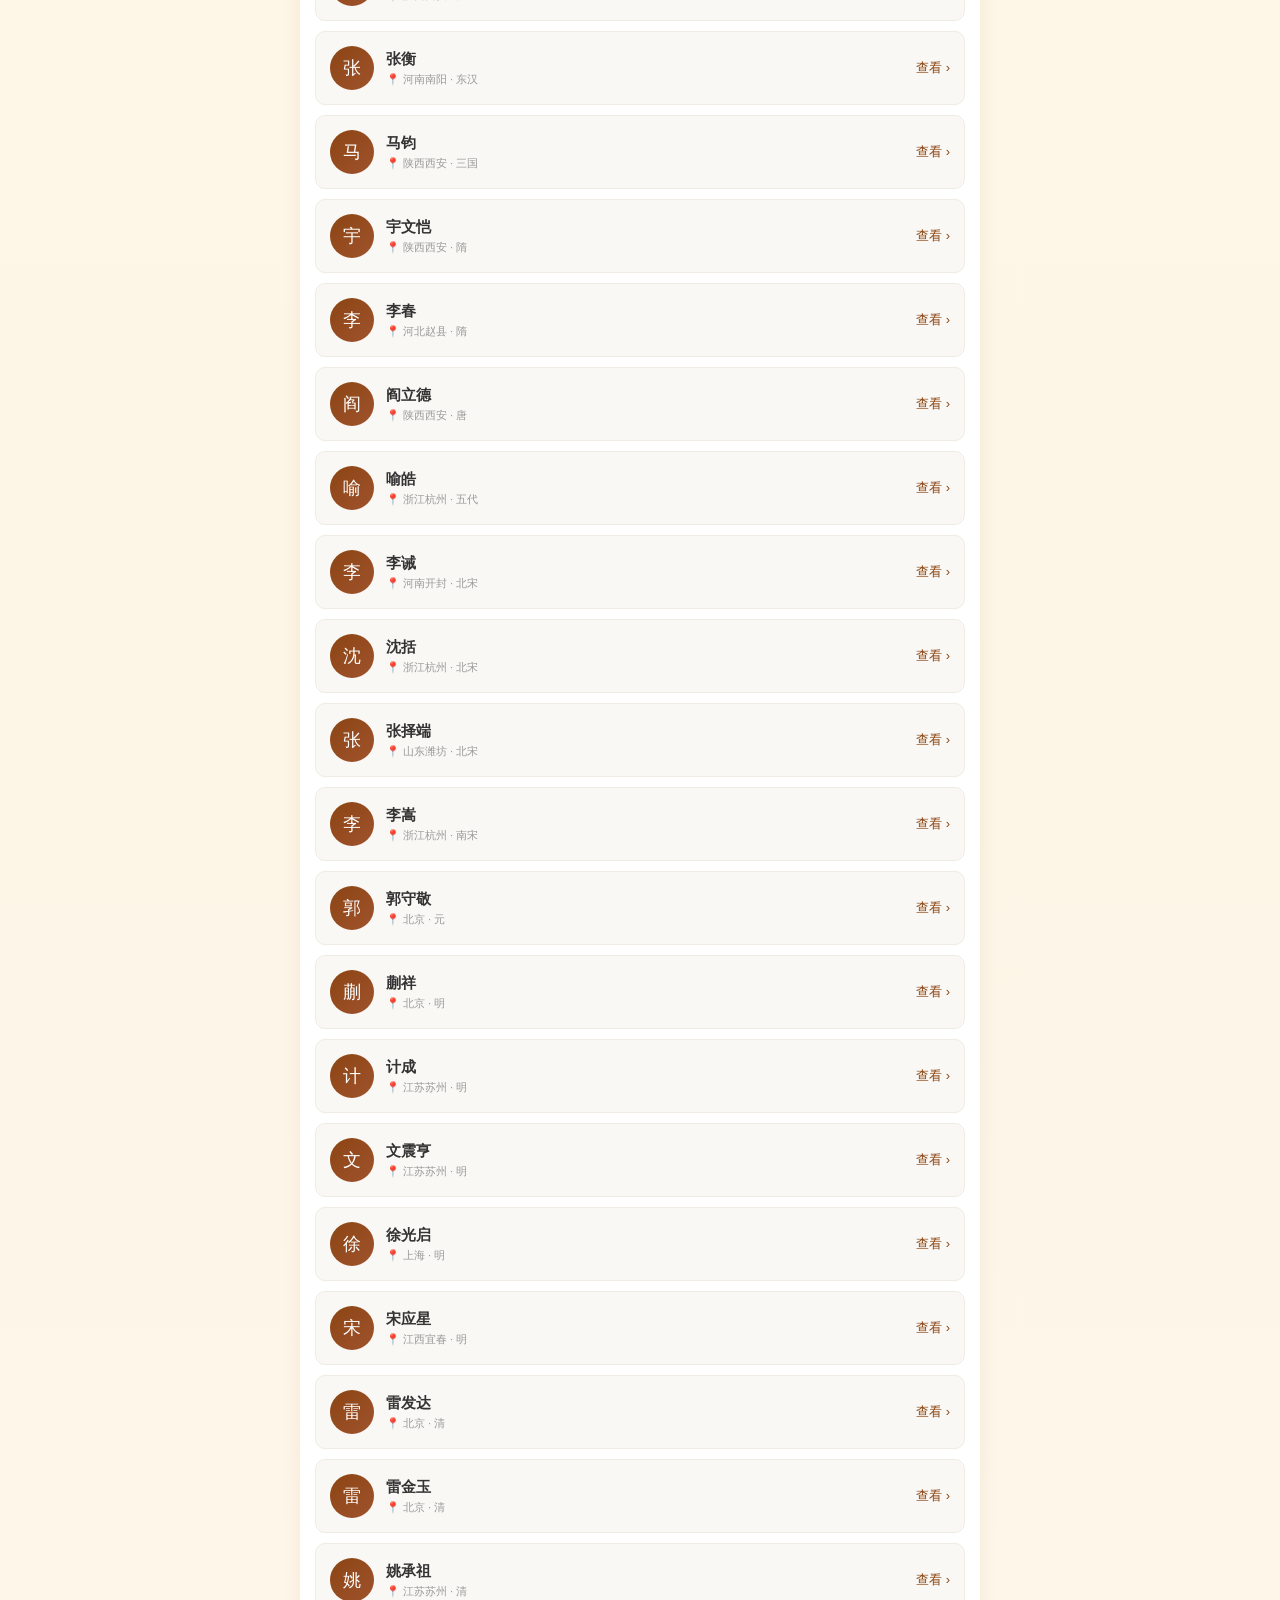
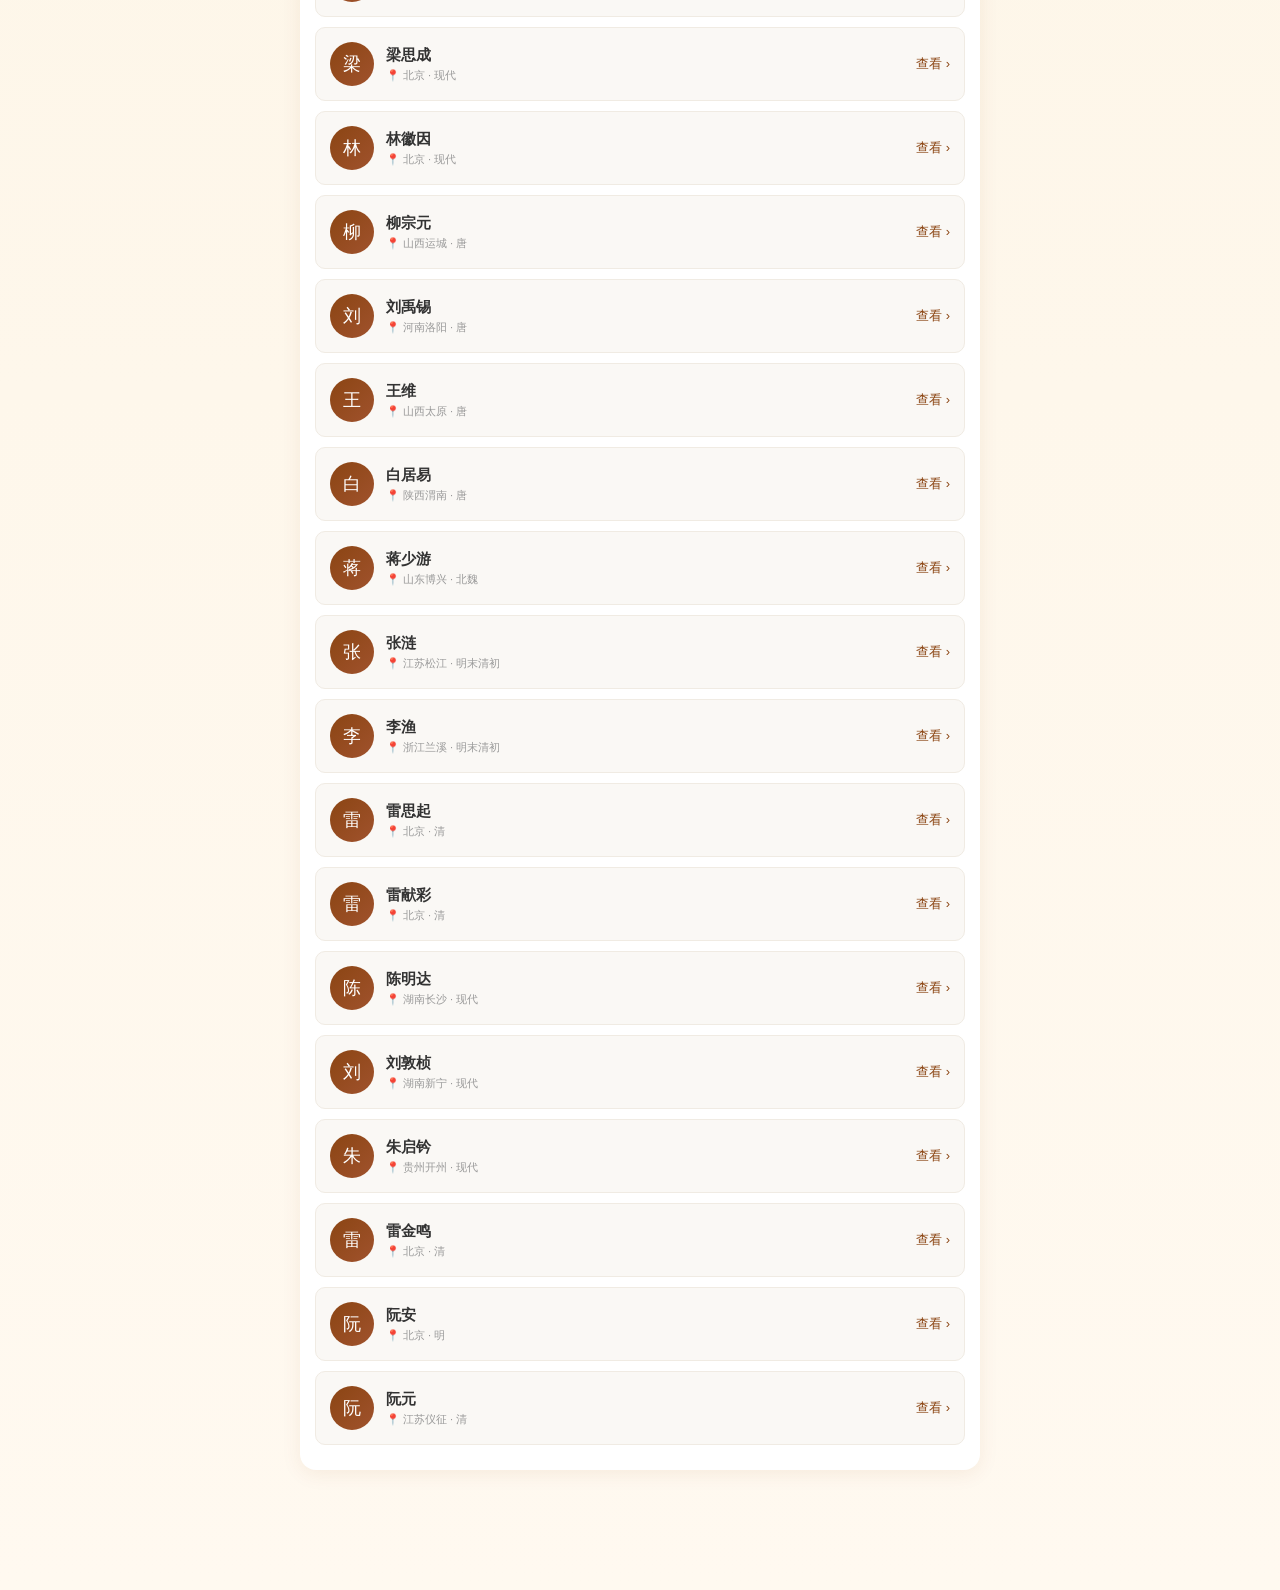
<file: map.html>
<!DOCTYPE html>
<html lang="zh-CN">
<head>
  <meta charset="UTF-8">
  <meta name="viewport" content="width=device-width, initial-scale=1.0, maximum-scale=1.0, user-scalable=no">
  <title>建筑项目地图 - 中国建筑科学家百科</title>
  <link rel="stylesheet" href="css/style.css">
  <style>
    .map-container {
      padding: 15px;
      padding-bottom: 100px;
    }

    .map-header {
      text-align: center;
      margin-bottom: 15px;
    }

    .map-header h1 {
      font-size: 22px;
      color: #5D3A1A;
      margin-bottom: 6px;
      font-weight: 700;
    }

    .map-header p {
      font-size: 13px;
      color: #8B6914;
    }

    .map-wrapper {
      background: #fff;
      border-radius: 16px;
      padding: 15px;
      margin-bottom: 15px;
      box-shadow: 0 4px 20px rgba(139, 69, 19, 0.08);
      overflow: hidden;
    }

    .china-map {
      width: 100%;
      height: 320px;
      position: relative;
      background: linear-gradient(135deg, #FFF8E7 0%, #FAF3E0 100%);
      border-radius: 12px;
      border: 2px solid #E8DCC8;
    }

    .china-map svg {
      width: 100%;
      height: 100%;
    }

    .province {
      fill: #E8DCC8;
      stroke: #8B6914;
      stroke-width: 1;
      transition: all 0.3s;
      cursor: pointer;
    }

    .province:hover {
      fill: #D2B48C;
    }

    .province.active {
      fill: #CD853F;
    }

    .city-marker {
      position: absolute;
      width: 12px;
      height: 12px;
      border-radius: 50%;
      cursor: pointer;
      transition: all 0.3s;
      z-index: 10;
    }

    .city-marker::after {
      content: '';
      position: absolute;
      top: 50%;
      left: 50%;
      transform: translate(-50%, -50%);
      width: 20px;
      height: 20px;
      border-radius: 50%;
      opacity: 0;
      transition: opacity 0.3s;
    }

    .city-marker:hover::after {
      opacity: 0.3;
    }

    .city-marker.ancient { background: #8B4513; box-shadow: 0 0 8px #8B4513; }
    .city-marker.tang { background: #D2691E; box-shadow: 0 0 8px #D2691E; }
    .city-marker.song { background: #CD853F; box-shadow: 0 0 8px #CD853F; }
    .city-marker.ming { background: #DEB887; box-shadow: 0 0 8px #DEB887; }
    .city-marker.qing { background: #F4A460; box-shadow: 0 0 8px #F4A460; }
    .city-marker.modern { background: #BC8F8F; box-shadow: 0 0 8px #BC8F8F; }

    .city-marker:hover {
      transform: scale(1.5);
      z-index: 20;
    }

    .city-tooltip {
      position: absolute;
      background: rgba(0,0,0,0.85);
      color: #fff;
      padding: 8px 12px;
      border-radius: 8px;
      font-size: 12px;
      pointer-events: none;
      opacity: 0;
      transition: opacity 0.3s;
      z-index: 100;
      white-space: nowrap;
    }

    .city-tooltip.visible {
      opacity: 1;
    }

    .city-tooltip .tooltip-city {
      font-weight: 600;
      margin-bottom: 4px;
      display: block;
      color: #F4A460;
    }

    .city-tooltip .tooltip-count {
      font-size: 11px;
      opacity: 0.9;
    }

    .map-legend {
      display: flex;
      justify-content: center;
      gap: 12px;
      margin-top: 15px;
      flex-wrap: wrap;
      padding-top: 15px;
      border-top: 1px solid #F0EBE3;
    }

    .legend-item {
      display: flex;
      align-items: center;
      gap: 5px;
      font-size: 11px;
      color: #666;
      background: #F9F6F0;
      padding: 4px 10px;
      border-radius: 12px;
    }

    .legend-dot {
      width: 10px;
      height: 10px;
      border-radius: 50%;
    }

    .legend-dot.ancient { background: #8B4513; }
    .legend-dot.tang { background: #D2691E; }
    .legend-dot.song { background: #CD853F; }
    .legend-dot.ming { background: #DEB887; }
    .legend-dot.qing { background: #F4A460; }
    .legend-dot.modern { background: #BC8F8F; }

    .map-stats {
      display: grid;
      grid-template-columns: repeat(3, 1fr);
      gap: 10px;
      margin-bottom: 15px;
    }

    .map-stat-card {
      background: #fff;
      border-radius: 12px;
      padding: 14px 8px;
      text-align: center;
      box-shadow: 0 4px 12px rgba(139, 69, 19, 0.06);
    }

    .map-stat-number {
      font-size: 22px;
      font-weight: 700;
      color: #8B4513;
    }

    .map-stat-label {
      font-size: 11px;
      color: #999;
      margin-top: 3px;
    }

    .region-list {
      background: #fff;
      border-radius: 16px;
      padding: 15px;
      box-shadow: 0 4px 20px rgba(139, 69, 19, 0.08);
    }

    .region-title {
      font-size: 15px;
      font-weight: 600;
      color: #5D3A1A;
      margin-bottom: 12px;
      padding-bottom: 10px;
      border-bottom: 2px solid #8B4513;
    }

    .region-tabs {
      display: flex;
      gap: 6px;
      margin-bottom: 12px;
      overflow-x: auto;
      padding-bottom: 6px;
      scrollbar-width: none;
    }

    .region-tabs::-webkit-scrollbar {
      display: none;
    }

    .region-tab {
      padding: 6px 14px;
      background: #f9f6f0;
      border-radius: 16px;
      font-size: 13px;
      color: #8B4513;
      white-space: nowrap;
      cursor: pointer;
      transition: all 0.3s;
      border: 1px solid #e8dcc8;
    }

    .region-tab.active {
      background: linear-gradient(135deg, #8B4513 0%, #A0522D 100%);
      color: #fff;
      border-color: transparent;
    }

    .region-content {
      display: none;
    }

    .region-content.active {
      display: block;
    }

    .city-grid {
      display: grid;
      grid-template-columns: repeat(3, 1fr);
      gap: 10px;
      margin-bottom: 15px;
    }

    .city-item {
      background: #f9f6f0;
      border-radius: 10px;
      padding: 10px 6px;
      text-align: center;
      cursor: pointer;
      transition: all 0.3s;
      border: 1px solid #e8dcc8;
    }

    .city-item:active {
      background: #e8dcc8;
      transform: scale(0.98);
    }

    .city-name {
      font-size: 13px;
      font-weight: 600;
      color: #333;
      margin-bottom: 3px;
    }

    .city-count {
      font-size: 11px;
      color: #8B4513;
    }

    .architect-map-card {
      display: flex;
      align-items: center;
      padding: 14px;
      background: #faf8f5;
      border-radius: 10px;
      margin-bottom: 10px;
      transition: all 0.3s;
      border: 1px solid #f0ebe3;
    }

    .architect-map-card:active {
      background: #f0ebe3;
      transform: translateX(4px);
    }

    .architect-map-avatar {
      width: 44px;
      height: 44px;
      background: linear-gradient(135deg, #8B4513, #A0522D);
      border-radius: 50%;
      display: flex;
      align-items: center;
      justify-content: center;
      color: #fff;
      font-size: 18px;
      margin-right: 12px;
      flex-shrink: 0;
    }

    .architect-map-info {
      flex: 1;
    }

    .architect-map-name {
      font-size: 15px;
      font-weight: 600;
      color: #333;
      margin-bottom: 3px;
    }

    .architect-map-location {
      font-size: 11px;
      color: #999;
    }

    .architect-map-link {
      color: #8B4513;
      font-size: 13px;
    }

    .modal-overlay {
      position: fixed;
      top: 0;
      left: 0;
      right: 0;
      bottom: 0;
      background: rgba(0,0,0,0.5);
      display: flex;
      align-items: center;
      justify-content: center;
      z-index: 1000;
      opacity: 0;
      pointer-events: none;
      transition: opacity 0.3s;
    }

    .modal-overlay.visible {
      opacity: 1;
      pointer-events: auto;
    }

    .modal-content {
      background: #fff;
      border-radius: 16px;
      width: 85%;
      max-width: 350px;
      max-height: 70vh;
      overflow-y: auto;
      padding: 20px;
      transform: scale(0.9);
      transition: transform 0.3s;
    }

    .modal-overlay.visible .modal-content {
      transform: scale(1);
    }

    .modal-title {
      font-size: 18px;
      font-weight: 600;
      color: #5D3A1A;
      margin-bottom: 15px;
      text-align: center;
    }

    .modal-architect-item {
      display: flex;
      align-items: center;
      padding: 12px 0;
      border-bottom: 1px solid #f0ebe3;
    }

    .modal-architect-item:last-child {
      border-bottom: none;
    }

    .modal-avatar {
      width: 40px;
      height: 40px;
      background: linear-gradient(135deg, #8B4513, #A0522D);
      border-radius: 50%;
      display: flex;
      align-items: center;
      justify-content: center;
      color: #fff;
      font-size: 17px;
      margin-right: 12px;
    }

    .modal-info {
      flex: 1;
    }

    .modal-name {
      font-size: 15px;
      font-weight: 600;
      color: #333;
      margin-bottom: 2px;
    }

    .modal-dynasty {
      font-size: 11px;
      color: #999;
    }

    .modal-close {
      width: 100%;
      padding: 12px;
      background: linear-gradient(135deg, #8B4513 0%, #A0522D 100%);
      color: #fff;
      border: none;
      border-radius: 10px;
      font-size: 15px;
      font-weight: 600;
      cursor: pointer;
      margin-top: 15px;
    }
  </style>
</head>
<body>
  <div class="container">
    <div class="map-container">
      <div class="map-header">
        <h1>🗺️ 建筑项目地图</h1>
        <p>探索中国古代建筑家的足迹</p>
      </div>

      <div class="map-stats">
        <div class="map-stat-card">
          <div class="map-stat-number">42</div>
          <div class="map-stat-label">建筑家</div>
        </div>
        <div class="map-stat-card">
          <div class="map-stat-number">20+</div>
          <div class="map-stat-label">城市</div>
        </div>
        <div class="map-stat-card">
          <div class="map-stat-number">8</div>
          <div class="map-stat-label">朝代</div>
        </div>
      </div>

      <div class="map-wrapper">
        <div class="china-map" id="chinaMap">
          <svg viewBox="0 0 400 300" xmlns="http://www.w3.org/2000/svg">
            <path d="M350,80 Q360,70 365,85 L370,100 Q368,115 360,120 L355,115 Q350,100 350,80" fill="#E8DCC8" stroke="#8B6914" stroke-width="0.5"/>
            <path d="M280,30 Q290,20 300,25 L310,35 Q305,45 295,40 L285,35 Q280,30 280,30" fill="#E8DCC8" stroke="#8B6914" stroke-width="0.5"/>
            <path d="M60,100 Q50,80 45,95 L40,110 Q45,125 55,120 L65,115 Q60,100 60,100" fill="#E8DCC8" stroke="#8B6914" stroke-width="0.5"/>
            <path d="M320,140 Q330,130 340,135 L350,145 Q345,155 335,150 L325,145 Q320,140 320,140" fill="#E8DCC8" stroke="#8B6914" stroke-width="0.5"/>
            <path d="M200,150 Q220,130 240,140 L260,155 Q255,170 235,175 L215,170 Q195,160 200,150" fill="#E8DCC8" stroke="#8B6914" stroke-width="0.5"/>
            <path d="M200,60 Q220,40 240,50 L260,65 Q255,80 235,85 L215,80 Q195,70 200,60" fill="#E8DCC8" stroke="#8B6914" stroke-width="0.5"/>
            <path d="M280,60 Q300,40 320,50 L340,65 Q335,80 315,85 L295,80 Q275,70 280,60" fill="#E8DCC8" stroke="#8B6914" stroke-width="0.5"/>
            <path d="M280,100 Q300,80 320,90 L340,105 Q335,120 315,125 L295,120 Q275,110 280,100" fill="#E8DCC8" stroke="#8B6914" stroke-width="0.5"/>
            <path d="M240,100 Q260,80 280,90 L300,105 Q295,120 275,125 L255,120 Q235,110 240,100" fill="#E8DCC8" stroke="#8B6914" stroke-width="0.5"/>
            <path d="M200,100 Q220,80 240,90 L260,105 Q255,120 235,125 L215,120 Q195,110 200,100" fill="#E8DCC8" stroke="#8B6914" stroke-width="0.5"/>
            <path d="M160,120 Q180,100 200,110 L220,125 Q215,140 195,145 L175,140 Q155,130 160,120" fill="#E8DCC8" stroke="#8B6914" stroke-width="0.5"/>
            <path d="M160,160 Q180,140 200,150 L220,165 Q215,180 195,185 L175,180 Q155,170 160,160" fill="#E8DCC8" stroke="#8B6914" stroke-width="0.5"/>
            <path d="M200,180 Q220,160 240,170 L260,185 Q255,200 235,205 L215,200 Q195,190 200,180" fill="#E8DCC8" stroke="#8B6914" stroke-width="0.5"/>
            <path d="M240,180 Q260,160 280,170 L300,185 Q295,200 275,205 L255,200 Q235,190 240,180" fill="#E8DCC8" stroke="#8B6914" stroke-width="0.5"/>
            <path d="M280,180 Q300,160 320,170 L340,185 Q335,200 315,205 L295,200 Q275,190 280,180" fill="#E8DCC8" stroke="#8B6914" stroke-width="0.5"/>
            <path d="M200,220 Q220,200 240,210 L260,225 Q255,240 235,245 L215,240 Q195,230 200,220" fill="#E8DCC8" stroke="#8B6914" stroke-width="0.5"/>
            <path d="M160,200 Q180,180 200,190 L220,205 Q215,220 195,225 L175,220 Q155,210 160,200" fill="#E8DCC8" stroke="#8B6914" stroke-width="0.5"/>
            <path d="M120,200 Q140,180 160,190 L180,205 Q175,220 155,225 L135,220 Q115,210 120,200" fill="#E8DCC8" stroke="#8B6914" stroke-width="0.5"/>
            <path d="M120,240 Q140,220 160,230 L180,245 Q175,260 155,265 L135,260 Q115,250 120,240" fill="#E8DCC8" stroke="#8B6914" stroke-width="0.5"/>
            <path d="M80,200 Q100,180 120,190 L140,205 Q135,220 115,225 L95,220 Q75,210 80,200" fill="#E8DCC8" stroke="#8B6914" stroke-width="0.5"/>
            <path d="M80,240 Q100,220 120,230 L140,245 Q135,260 115,265 L95,260 Q75,250 80,240" fill="#E8DCC8" stroke="#8B6914" stroke-width="0.5"/>
            <path d="M40,220 Q60,200 80,210 L100,225 Q95,240 75,245 L55,240 Q35,230 40,220" fill="#E8DCC8" stroke="#8B6914" stroke-width="0.5"/>
            <path d="M240,220 Q260,200 280,210 L300,225 Q295,240 275,245 L255,240 Q235,230 240,220" fill="#E8DCC8" stroke="#8B6914" stroke-width="0.5"/>
            <path d="M280,220 Q300,200 320,210 L340,225 Q335,240 315,245 L295,240 Q275,230 280,220" fill="#E8DCC8" stroke="#8B6914" stroke-width="0.5"/>
            <path d="M320,220 Q340,200 360,210 L380,225 Q375,240 355,245 L335,240 Q315,230 320,220" fill="#E8DCC8" stroke="#8B6914" stroke-width="0.5"/>
            <path d="M360,220 Q380,200 400,210 L410,225 Q405,240 385,245 L365,240 Q345,230 360,220" fill="#E8DCC8" stroke="#8B6914" stroke-width="0.5"/>
            <path d="M240,260 Q260,240 280,250 L300,265 Q295,280 275,285 L255,280 Q235,270 240,260" fill="#E8DCC8" stroke="#8B6914" stroke-width="0.5"/>
            <path d="M280,260 Q300,240 320,250 L340,265 Q335,280 315,285 L295,280 Q275,270 280,260" fill="#E8DCC8" stroke="#8B6914" stroke-width="0.5"/>
            <ellipse cx="240" cy="150" rx="80" ry="60" fill="none" stroke="#8B6914" stroke-width="1.5" stroke-dasharray="5,3"/>
            <ellipse cx="240" cy="200" rx="60" ry="50" fill="none" stroke="#8B6914" stroke-width="1.5" stroke-dasharray="5,3"/>
            <ellipse cx="300" cy="120" rx="40" ry="30" fill="none" stroke="#8B6914" stroke-width="1.5" stroke-dasharray="5,3"/>
            <ellipse cx="180" cy="100" rx="50" ry="40" fill="none" stroke="#8B6914" stroke-width="1.5" stroke-dasharray="5,3"/>
            <ellipse cx="140" cy="160" rx="60" ry="50" fill="none" stroke="#8B6914" stroke-width="1.5" stroke-dasharray="5,3"/>
            <ellipse cx="200" cy="230" rx="70" ry="40" fill="none" stroke="#8B6914" stroke-width="1.5" stroke-dasharray="5,3"/>
            <ellipse cx="340" cy="180" rx="50" ry="40" fill="none" stroke="#8B6914" stroke-width="1.5" stroke-dasharray="5,3"/>
            <ellipse cx="100" cy="210" rx="40" ry="35" fill="none" stroke="#8B6914" stroke-width="1.5" stroke-dasharray="5,3"/>
            <ellipse cx="60" cy="150" rx="30" ry="40" fill="none" stroke="#8B6914" stroke-width="1.5" stroke-dasharray="5,3"/>
          </svg>
        </div>

        <div class="map-legend">
          <div class="legend-item">
            <span class="legend-dot ancient"></span>
            <span>先秦两汉</span>
          </div>
          <div class="legend-item">
            <span class="legend-dot tang"></span>
            <span>隋唐五代</span>
          </div>
          <div class="legend-item">
            <span class="legend-dot song"></span>
            <span>宋元</span>
          </div>
          <div class="legend-item">
            <span class="legend-dot ming"></span>
            <span>明代</span>
          </div>
          <div class="legend-item">
            <span class="legend-dot qing"></span>
            <span>清代</span>
          </div>
          <div class="legend-item">
            <span class="legend-dot modern"></span>
            <span>近现代</span>
          </div>
        </div>
      </div>

      <div class="region-list">
        <div class="region-title">📍 各地建筑分布</div>
        <div class="region-tabs">
          <div class="region-tab active" data-region="all">全部</div>
          <div class="region-tab" data-region="华北">华北</div>
          <div class="region-tab" data-region="西北">西北</div>
          <div class="region-tab" data-region="华东">华东</div>
          <div class="region-tab" data-region="华中">华中</div>
          <div class="region-tab" data-region="西南">西南</div>
          <div class="region-tab" data-region="东北">东北</div>
          <div class="region-tab" data-region="华南">华南</div>
        </div>
        
        <div class="region-content active" id="region-all"></div>
        <div class="region-content" id="region-华北"></div>
        <div class="region-content" id="region-西北"></div>
        <div class="region-content" id="region-华东"></div>
        <div class="region-content" id="region-华中"></div>
        <div class="region-content" id="region-西南"></div>
        <div class="region-content" id="region-东北"></div>
        <div class="region-content" id="region-华南"></div>
      </div>
    </div>
  </div>

  <div class="modal-overlay" id="cityModal">
    <div class="modal-content">
      <div class="modal-title" id="modalTitle">城市建筑家</div>
      <div id="modalContent"></div>
      <button class="modal-close" onclick="closeModal()">关闭</button>
    </div>
  </div>

  <div class="tab-bar">
    <a href="index.html" class="tab-item">
      <span class="tab-icon">🏠</span>
      <span class="tab-text">首页</span>
    </a>
    <a href="search.html" class="tab-item">
      <span class="tab-icon">🔍</span>
      <span class="tab-text">搜索</span>
    </a>
    <a href="map.html" class="tab-item active">
        <span class="tab-icon">🗺️</span>
        <span class="tab-text">地图</span>
      </a>
      <a href="relationship.html" class="tab-item">
        <span class="tab-icon">🔗</span>
        <span class="tab-text">图谱</span>
      </a>
      <a href="study.html" class="tab-item">
        <span class="tab-icon">📖</span>
        <span class="tab-text">学习</span>
      </a>
    <a href="my.html" class="tab-item">
      <span class="tab-icon">👤</span>
      <span class="tab-text">我的</span>
    </a>
  </div>

  <script src="js/data.js"></script>
  <script>
    const locationData = [
      { name: '鲁班', dynasty: '春秋', location: '山东曲阜', region: '华东', city: '曲阜', x: 260, y: 120 },
      { name: '李冰', dynasty: '战国', location: '四川成都', region: '西南', city: '成都', x: 160, y: 220 },
      { name: '蒙恬', dynasty: '秦', location: '陕西咸阳', region: '西北', city: '咸阳', x: 180, y: 140 },
      { name: '张骞', dynasty: '汉', location: '陕西西安', region: '西北', city: '西安', x: 185, y: 135 },
      { name: '张衡', dynasty: '东汉', location: '河南南阳', region: '华中', city: '南阳', x: 230, y: 175 },
      { name: '马钧', dynasty: '三国', location: '陕西西安', region: '西北', city: '西安', x: 185, y: 135 },
      { name: '宇文恺', dynasty: '隋', location: '陕西西安', region: '西北', city: '西安', x: 185, y: 135 },
      { name: '李春', dynasty: '隋', location: '河北赵县', region: '华北', city: '石家庄', x: 250, y: 100 },
      { name: '阎立德', dynasty: '唐', location: '陕西西安', region: '西北', city: '西安', x: 185, y: 135 },
      { name: '喻皓', dynasty: '五代', location: '浙江杭州', region: '华东', city: '杭州', x: 300, y: 180 },
      { name: '李诫', dynasty: '北宋', location: '河南开封', region: '华中', city: '开封', x: 240, y: 160 },
      { name: '沈括', dynasty: '北宋', location: '浙江杭州', region: '华东', city: '杭州', x: 300, y: 180 },
      { name: '张择端', dynasty: '北宋', location: '山东潍坊', region: '华东', city: '潍坊', x: 270, y: 115 },
      { name: '李嵩', dynasty: '南宋', location: '浙江杭州', region: '华东', city: '杭州', x: 300, y: 180 },
      { name: '郭守敬', dynasty: '元', location: '北京', region: '华北', city: '北京', x: 270, y: 80 },
      { name: '蒯祥', dynasty: '明', location: '北京', region: '华北', city: '北京', x: 270, y: 80 },
      { name: '计成', dynasty: '明', location: '江苏苏州', region: '华东', city: '苏州', x: 290, y: 165 },
      { name: '文震亨', dynasty: '明', location: '江苏苏州', region: '华东', city: '苏州', x: 290, y: 165 },
      { name: '徐光启', dynasty: '明', location: '上海', region: '华东', city: '上海', x: 310, y: 160 },
      { name: '宋应星', dynasty: '明', location: '江西宜春', region: '华东', city: '宜春', x: 280, y: 200 },
      { name: '雷发达', dynasty: '清', location: '北京', region: '华北', city: '北京', x: 270, y: 80 },
      { name: '雷金玉', dynasty: '清', location: '北京', region: '华北', city: '北京', x: 270, y: 80 },
      { name: '姚承祖', dynasty: '清', location: '江苏苏州', region: '华东', city: '苏州', x: 290, y: 165 },
      { name: '梁思成', dynasty: '现代', location: '北京', region: '华北', city: '北京', x: 270, y: 80 },
      { name: '林徽因', dynasty: '现代', location: '北京', region: '华北', city: '北京', x: 270, y: 80 },
      { name: '柳宗元', dynasty: '唐', location: '山西运城', region: '华北', city: '运城', x: 220, y: 120 },
      { name: '刘禹锡', dynasty: '唐', location: '河南洛阳', region: '华中', city: '洛阳', x: 225, y: 150 },
      { name: '王维', dynasty: '唐', location: '山西太原', region: '华北', city: '太原', x: 235, y: 110 },
      { name: '白居易', dynasty: '唐', location: '陕西渭南', region: '西北', city: '渭南', x: 195, y: 145 },
      { name: '蒋少游', dynasty: '北魏', location: '山东博兴', region: '华东', city: '滨州', x: 265, y: 110 },
      { name: '张涟', dynasty: '明末清初', location: '江苏松江', region: '华东', city: '上海', x: 310, y: 160 },
      { name: '李渔', dynasty: '明末清初', location: '浙江兰溪', region: '华东', city: '金华', x: 295, y: 190 },
      { name: '雷思起', dynasty: '清', location: '北京', region: '华北', city: '北京', x: 270, y: 80 },
      { name: '雷献彩', dynasty: '清', location: '北京', region: '华北', city: '北京', x: 270, y: 80 },
      { name: '陈明达', dynasty: '现代', location: '湖南长沙', region: '华中', city: '长沙', x: 260, y: 220 },
      { name: '刘敦桢', dynasty: '现代', location: '湖南新宁', region: '华中', city: '邵阳', x: 255, y: 230 },
      { name: '朱启钤', dynasty: '现代', location: '贵州开州', region: '西南', city: '贵阳', x: 200, y: 240 },
      { name: '雷金鸣', dynasty: '清', location: '北京', region: '华北', city: '北京', x: 270, y: 80 },
      { name: '阮安', dynasty: '明', location: '北京', region: '华北', city: '北京', x: 270, y: 80 },
      { name: '阮元', dynasty: '清', location: '江苏仪征', region: '华东', city: '扬州', x: 275, y: 155 }
    ];

    function getDynastyClass(dynasty) {
      if (['春秋', '战国', '秦', '汉', '东汉', '三国', '北魏'].includes(dynasty)) return 'ancient';
      if (['隋', '唐', '五代'].includes(dynasty)) return 'tang';
      if (['北宋', '南宋', '元'].includes(dynasty)) return 'song';
      if (['明', '明末清初'].includes(dynasty)) return 'ming';
      if (['清'].includes(dynasty)) return 'qing';
      return 'modern';
    }

    function createCityMarkers() {
      const map = document.getElementById('chinaMap');
      const cityGroups = {};
      
      locationData.forEach(item => {
        if (!cityGroups[item.city]) {
          cityGroups[item.city] = { x: item.x, y: item.y, count: 0, dynasty: item.dynasty, items: [] };
        }
        cityGroups[item.city].count++;
        cityGroups[item.city].items.push(item);
      });

      Object.keys(cityGroups).forEach(city => {
        const info = cityGroups[city];
        const marker = document.createElement('div');
        marker.className = `city-marker ${getDynastyClass(info.dynasty)}`;
        marker.style.left = `${(info.x / 400) * 100}%`;
        marker.style.top = `${(info.y / 300) * 100}%`;
        marker.style.transform = 'translate(-50%, -50%)';
        
        marker.onmouseenter = function(e) {
          showTooltip(e, city, info.count);
        };
        
        marker.onmouseleave = function() {
          hideTooltip();
        };
        
        marker.onclick = function() {
          showCityModal(city, info.items);
        };
        
        map.appendChild(marker);
      });
    }

    function showTooltip(e, city, count) {
      let tooltip = document.getElementById('cityTooltip');
      if (!tooltip) {
        tooltip = document.createElement('div');
        tooltip.id = 'cityTooltip';
        tooltip.className = 'city-tooltip';
        document.body.appendChild(tooltip);
      }
      
      tooltip.innerHTML = `<span class="tooltip-city">${city}</span><span class="tooltip-count">${count}位建筑家</span>`;
      tooltip.style.left = `${e.clientX + 10}px`;
      tooltip.style.top = `${e.clientY - 50}px`;
      tooltip.classList.add('visible');
    }

    function hideTooltip() {
      const tooltip = document.getElementById('cityTooltip');
      if (tooltip) {
        tooltip.classList.remove('visible');
      }
    }

    function showCityModal(city, items) {
      const modal = document.getElementById('cityModal');
      const title = document.getElementById('modalTitle');
      const content = document.getElementById('modalContent');
      
      title.textContent = `${city} - 建筑家`;
      
      const uniqueItems = [...new Map(items.map(item => [item.name, item])).values()];
      
      content.innerHTML = uniqueItems.map(item => `
        <div class="modal-architect-item" onclick="window.location.href='detail.html?name=${encodeURIComponent(item.name)}'">
          <div class="modal-avatar">${item.name[0]}</div>
          <div class="modal-info">
            <div class="modal-name">${item.name}</div>
            <div class="modal-dynasty">${item.dynasty} · ${item.location}</div>
          </div>
        </div>
      `).join('');
      
      modal.classList.add('visible');
    }

    function closeModal() {
      const modal = document.getElementById('cityModal');
      modal.classList.remove('visible');
    }

    const regionGroups = {
      'all': locationData,
      '华北': locationData.filter(item => item.region === '华北'),
      '西北': locationData.filter(item => item.region === '西北'),
      '华东': locationData.filter(item => item.region === '华东'),
      '华中': locationData.filter(item => item.region === '华中'),
      '西南': locationData.filter(item => item.region === '西南'),
      '东北': locationData.filter(item => item.region === '东北'),
      '华南': locationData.filter(item => item.region === '华南')
    };

    function getCityCounts(items) {
      const counts = {};
      items.forEach(item => {
        counts[item.city] = (counts[item.city] || 0) + 1;
      });
      return counts;
    }

    function renderRegionList(region) {
      const container = document.getElementById(`region-${region}`);
      const items = regionGroups[region] || [];
      
      const uniqueItems = [...new Map(items.map(item => [item.name, item])).values()];
      const cityCounts = getCityCounts(items);
      
      let html = '';
      
      if (Object.keys(cityCounts).length > 0) {
        html += '<div class="city-grid">';
        Object.entries(cityCounts).forEach(([city, count]) => {
          html += `
            <div class="city-item" onclick="showCityArchitects('${city}')">
              <div class="city-name">${city}</div>
              <div class="city-count">${count}位建筑家</div>
            </div>
          `;
        });
        html += '</div>';
      }
      
      if (uniqueItems.length > 0) {
        html += '<div style="margin-top: 15px;">';
        html += '<div style="font-size: 13px; font-weight: 600; color: #5D3A1A; margin-bottom: 10px;">建筑家列表</div>';
        html += uniqueItems.map(item => `
          <a href="detail.html?name=${encodeURIComponent(item.name)}" class="architect-map-card">
            <div class="architect-map-avatar">${item.name[0]}</div>
            <div class="architect-map-info">
              <div class="architect-map-name">${item.name}</div>
              <div class="architect-map-location">📍 ${item.location} · ${item.dynasty}</div>
            </div>
            <span class="architect-map-link">查看 ›</span>
          </a>
        `).join('');
        html += '</div>';
      } else {
        html += '<div class="empty-state" style="padding: 30px;">暂无数据</div>';
      }
      
      container.innerHTML = html;
    }

    function showCityArchitects(city) {
      const cityArchitects = locationData.filter(item => item.city === city);
      if (cityArchitects.length > 0) {
        showCityModal(city, cityArchitects);
      }
    }

    createCityMarkers();

    Object.keys(regionGroups).forEach(region => {
      renderRegionList(region);
    });

    document.querySelectorAll('.region-tab').forEach(tab => {
      tab.addEventListener('click', function() {
        document.querySelectorAll('.region-tab').forEach(t => t.classList.remove('active'));
        document.querySelectorAll('.region-content').forEach(c => c.classList.remove('active'));
        
        this.classList.add('active');
        const region = this.dataset.region;
        document.getElementById(`region-${region}`).classList.add('active');
      });
    });

    document.getElementById('cityModal').addEventListener('click', function(e) {
      if (e.target === this) {
        closeModal();
      }
    });
  </script>
</body>
</html>
</file>
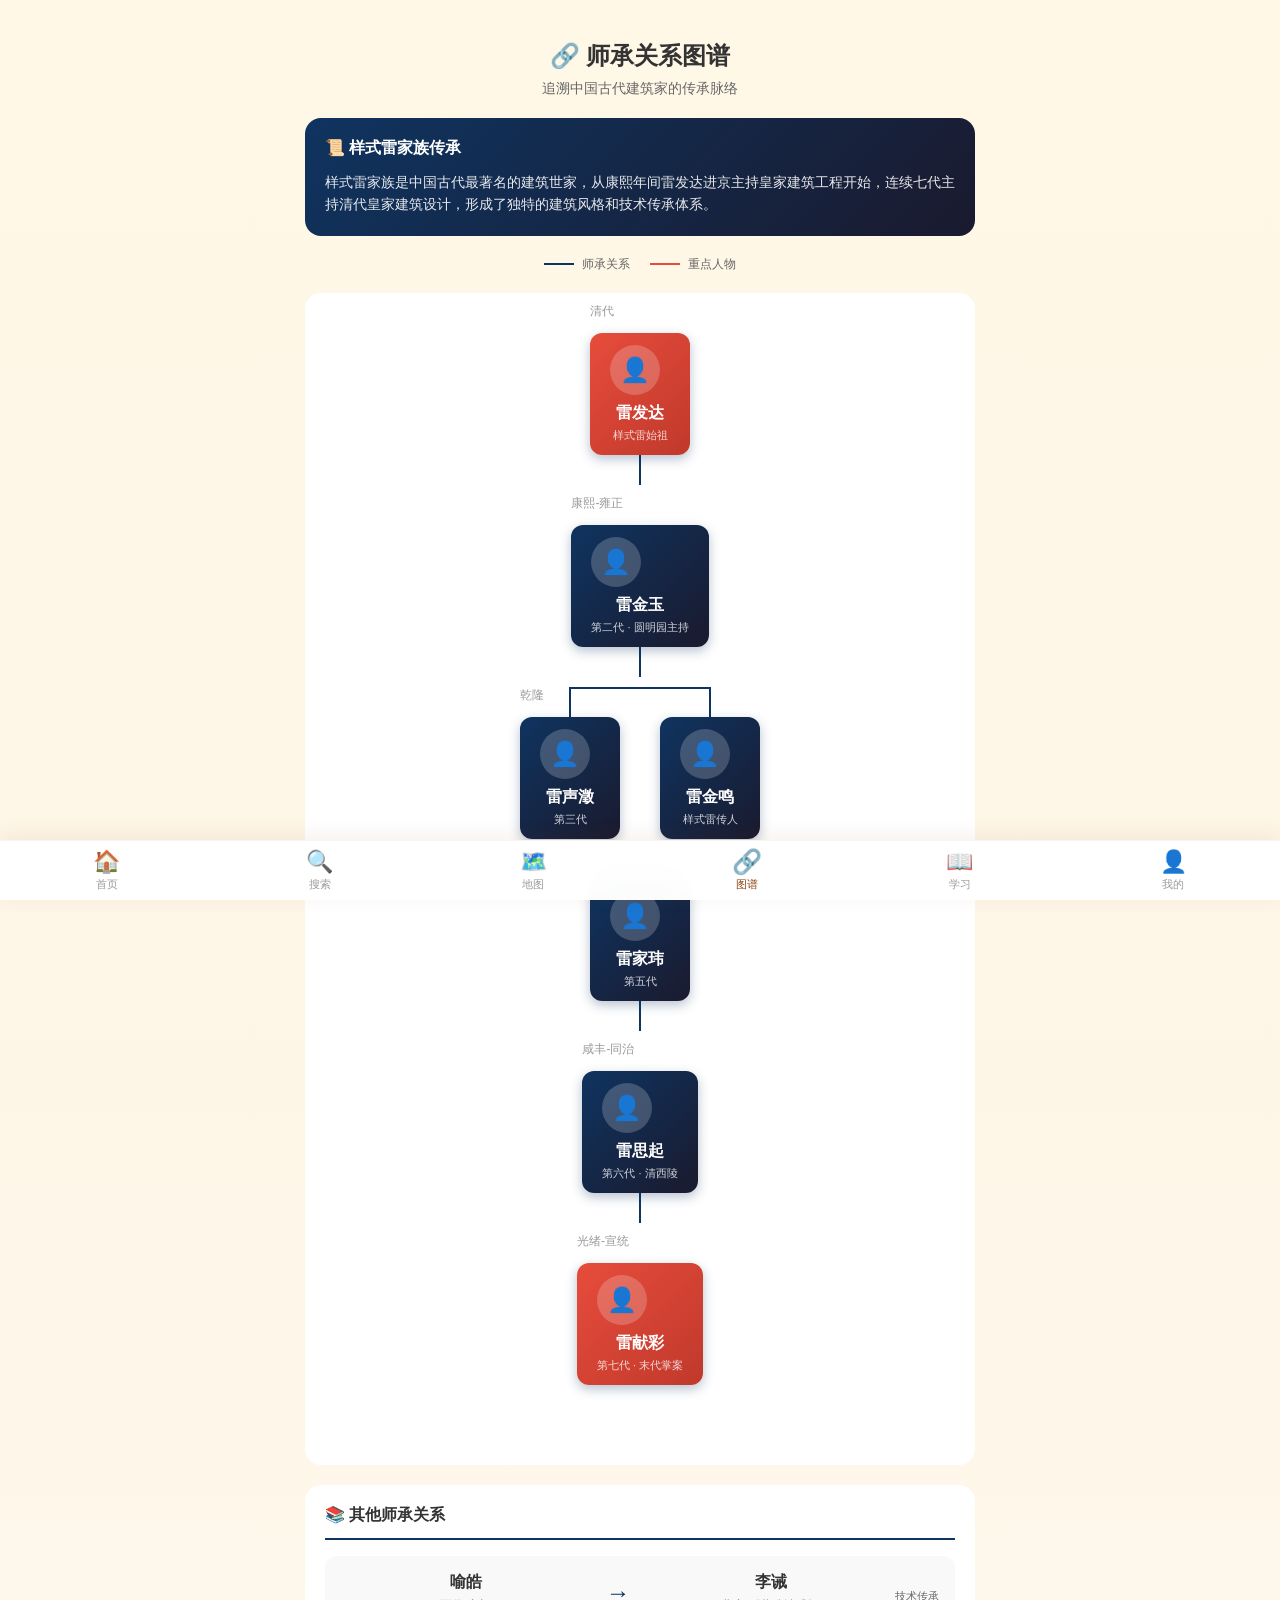
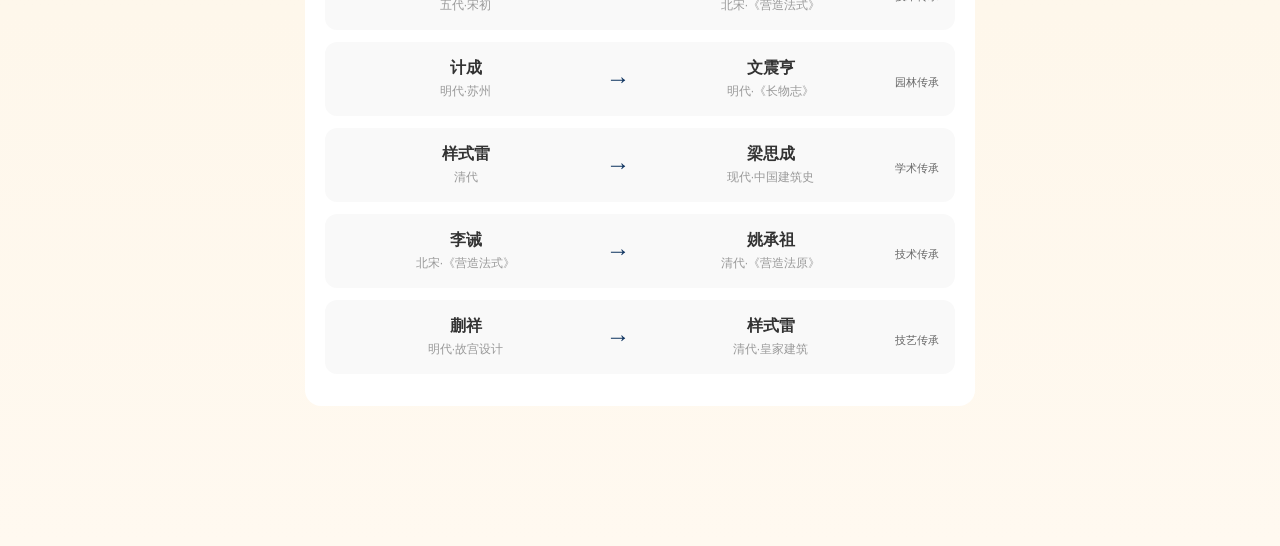
<file: relationship.html>
<!DOCTYPE html>
<html lang="zh-CN">
<head>
  <meta charset="UTF-8">
  <meta name="viewport" content="width=device-width, initial-scale=1.0, maximum-scale=1.0, user-scalable=no">
  <title>师承关系图谱 - 中国建筑科学家百科</title>
  <link rel="stylesheet" href="css/style.css">
  <style>
    .relationship-container {
      padding: 20px;
      padding-bottom: 120px;
    }

    .relationship-header {
      text-align: center;
      margin-bottom: 20px;
    }

    .relationship-header h1 {
      font-size: 24px;
      color: #333;
      margin-bottom: 8px;
    }

    .relationship-header p {
      font-size: 14px;
      color: #666;
    }

    .graph-container {
      background: #fff;
      border-radius: 16px;
      padding: 20px;
      margin-bottom: 20px;
      overflow-x: auto;
    }

    .family-tree {
      display: flex;
      flex-direction: column;
      align-items: center;
      min-width: 600px;
      padding: 20px 0;
    }

    .generation {
      display: flex;
      justify-content: center;
      gap: 20px;
      margin-bottom: 40px;
      position: relative;
    }

    .generation::before {
      content: attr(data-era);
      position: absolute;
      top: -30px;
      left: 0;
      font-size: 12px;
      color: #999;
      font-weight: 500;
    }

    .tree-node {
      display: flex;
      flex-direction: column;
      align-items: center;
      position: relative;
    }

    .node-card {
      background: linear-gradient(135deg, #0f3460, #1a1a2e);
      color: #fff;
      padding: 12px 20px;
      border-radius: 12px;
      text-align: center;
      min-width: 100px;
      cursor: pointer;
      transition: all 0.3s;
      box-shadow: 0 4px 12px rgba(15, 52, 96, 0.3);
    }

    .node-card:hover {
      transform: translateY(-4px);
      box-shadow: 0 8px 20px rgba(15, 52, 96, 0.4);
    }

    .node-card.highlight {
      background: linear-gradient(135deg, #e74c3c, #c0392b);
    }

    .node-name {
      font-size: 16px;
      font-weight: 600;
      margin-bottom: 4px;
    }

    .node-title {
      font-size: 11px;
      opacity: 0.8;
    }

    .node-avatar {
      width: 50px;
      height: 50px;
      background: rgba(255,255,255,0.2);
      border-radius: 50%;
      display: flex;
      align-items: center;
      justify-content: center;
      font-size: 24px;
      margin-bottom: 8px;
    }

    .connection-line {
      width: 2px;
      height: 30px;
      background: #0f3460;
      margin: 0 auto;
    }

    .horizontal-line {
      position: absolute;
      top: 0;
      height: 2px;
      background: #0f3460;
    }

    .branch-container {
      display: flex;
      gap: 40px;
      position: relative;
    }

    .branch-container::before {
      content: '';
      position: absolute;
      top: -30px;
      left: 50%;
      transform: translateX(-50%);
      width: calc(100% - 100px);
      height: 2px;
      background: #0f3460;
    }

    .branch {
      position: relative;
    }

    .branch::before {
      content: '';
      position: absolute;
      top: -30px;
      left: 50%;
      transform: translateX(-50%);
      width: 2px;
      height: 30px;
      background: #0f3460;
    }

    .relationship-legend {
      display: flex;
      justify-content: center;
      gap: 20px;
      margin-bottom: 20px;
      flex-wrap: wrap;
    }

    .legend-item {
      display: flex;
      align-items: center;
      gap: 8px;
      font-size: 12px;
      color: #666;
    }

    .legend-line {
      width: 30px;
      height: 2px;
      background: #0f3460;
    }

    .relationship-list {
      background: #fff;
      border-radius: 16px;
      padding: 20px;
    }

    .relationship-title {
      font-size: 16px;
      font-weight: 600;
      color: #333;
      margin-bottom: 16px;
      padding-bottom: 12px;
      border-bottom: 2px solid #0f3460;
    }

    .relationship-item {
      display: flex;
      align-items: center;
      padding: 16px;
      background: #f9f9f9;
      border-radius: 12px;
      margin-bottom: 12px;
    }

    .relationship-from, .relationship-to {
      flex: 1;
      text-align: center;
    }

    .relationship-from-name, .relationship-to-name {
      font-size: 16px;
      font-weight: 600;
      color: #333;
    }

    .relationship-from-title, .relationship-to-title {
      font-size: 12px;
      color: #999;
      margin-top: 4px;
    }

    .relationship-arrow {
      padding: 0 16px;
      color: #0f3460;
      font-size: 24px;
    }

    .relationship-type {
      text-align: center;
      font-size: 11px;
      color: #666;
      margin-top: 8px;
    }

    .family-intro {
      background: linear-gradient(135deg, #0f3460, #1a1a2e);
      color: #fff;
      padding: 20px;
      border-radius: 16px;
      margin-bottom: 20px;
    }

    .family-intro h3 {
      font-size: 16px;
      margin-bottom: 12px;
    }

    .family-intro p {
      font-size: 14px;
      line-height: 1.6;
      opacity: 0.9;
    }
  </style>
</head>
<body>
  <div class="container">
    <div class="relationship-container">
      <!-- 页面标题 -->
      <div class="relationship-header">
        <h1>🔗 师承关系图谱</h1>
        <p>追溯中国古代建筑家的传承脉络</p>
      </div>

      <!-- 传承简介 -->
      <div class="family-intro">
        <h3>📜 样式雷家族传承</h3>
        <p>样式雷家族是中国古代最著名的建筑世家，从康熙年间雷发达进京主持皇家建筑工程开始，连续七代主持清代皇家建筑设计，形成了独特的建筑风格和技术传承体系。</p>
      </div>

      <!-- 图例 -->
      <div class="relationship-legend">
        <div class="legend-item">
          <span class="legend-line"></span>
          <span>师承关系</span>
        </div>
        <div class="legend-item">
          <span class="legend-line" style="background: #e74c3c;"></span>
          <span>重点人物</span>
        </div>
      </div>

      <!-- 师承图谱 -->
      <div class="graph-container">
        <div class="family-tree">
          <!-- 清代 - 样式雷家族 -->
          <div class="generation" data-era="清代">
            <div class="tree-node">
              <div class="node-card highlight">
                <div class="node-avatar">👤</div>
                <div class="node-name">雷发达</div>
                <div class="node-title">样式雷始祖</div>
              </div>
              <div class="connection-line"></div>
            </div>
          </div>

          <div class="generation" data-era="康熙-雍正">
            <div class="tree-node">
              <div class="node-card">
                <div class="node-avatar">👤</div>
                <div class="node-name">雷金玉</div>
                <div class="node-title">第二代 · 圆明园主持</div>
              </div>
              <div class="connection-line"></div>
            </div>
          </div>

          <div class="generation" data-era="乾隆">
            <div class="branch-container">
              <div class="branch">
                <div class="tree-node">
                  <div class="node-card">
                    <div class="node-avatar">👤</div>
                    <div class="node-name">雷声澂</div>
                    <div class="node-title">第三代</div>
                  </div>
                </div>
              </div>
              <div class="branch">
                <div class="tree-node">
                  <div class="node-card">
                    <div class="node-avatar">👤</div>
                    <div class="node-name">雷金鸣</div>
                    <div class="node-title">样式雷传人</div>
                  </div>
                </div>
              </div>
            </div>
          </div>

          <div class="generation" data-era="嘉庆-道光">
            <div class="tree-node">
              <div class="node-card">
                <div class="node-avatar">👤</div>
                <div class="node-name">雷家玮</div>
                <div class="node-title">第五代</div>
              </div>
              <div class="connection-line"></div>
            </div>
          </div>

          <div class="generation" data-era="咸丰-同治">
            <div class="tree-node">
              <div class="node-card">
                <div class="node-avatar">👤</div>
                <div class="node-name">雷思起</div>
                <div class="node-title">第六代 · 清西陵</div>
              </div>
              <div class="connection-line"></div>
            </div>
          </div>

          <div class="generation" data-era="光绪-宣统">
            <div class="tree-node">
              <div class="node-card highlight">
                <div class="node-avatar">👤</div>
                <div class="node-name">雷献彩</div>
                <div class="node-title">第七代 · 末代掌案</div>
              </div>
            </div>
          </div>
        </div>
      </div>

      <!-- 其他师承关系 -->
      <div class="relationship-list">
        <div class="relationship-title">📚 其他师承关系</div>
        
        <div class="relationship-item">
          <div class="relationship-from">
            <div class="relationship-from-name">喻皓</div>
            <div class="relationship-from-title">五代·宋初</div>
          </div>
          <div class="relationship-arrow">→</div>
          <div class="relationship-to">
            <div class="relationship-to-name">李诫</div>
            <div class="relationship-to-title">北宋·《营造法式》</div>
          </div>
          <div class="relationship-type">技术传承</div>
        </div>

        <div class="relationship-item">
          <div class="relationship-from">
            <div class="relationship-from-name">计成</div>
            <div class="relationship-from-title">明代·苏州</div>
          </div>
          <div class="relationship-arrow">→</div>
          <div class="relationship-to">
            <div class="relationship-to-name">文震亨</div>
            <div class="relationship-to-title">明代·《长物志》</div>
          </div>
          <div class="relationship-type">园林传承</div>
        </div>

        <div class="relationship-item">
          <div class="relationship-from">
            <div class="relationship-from-name">样式雷</div>
            <div class="relationship-from-title">清代</div>
          </div>
          <div class="relationship-arrow">→</div>
          <div class="relationship-to">
            <div class="relationship-to-name">梁思成</div>
            <div class="relationship-to-title">现代·中国建筑史</div>
          </div>
          <div class="relationship-type">学术传承</div>
        </div>

        <div class="relationship-item">
          <div class="relationship-from">
            <div class="relationship-from-name">李诫</div>
            <div class="relationship-from-title">北宋·《营造法式》</div>
          </div>
          <div class="relationship-arrow">→</div>
          <div class="relationship-to">
            <div class="relationship-to-name">姚承祖</div>
            <div class="relationship-to-title">清代·《营造法原》</div>
          </div>
          <div class="relationship-type">技术传承</div>
        </div>

        <div class="relationship-item">
          <div class="relationship-from">
            <div class="relationship-from-name">蒯祥</div>
            <div class="relationship-from-title">明代·故宫设计</div>
          </div>
          <div class="relationship-arrow">→</div>
          <div class="relationship-to">
            <div class="relationship-to-name">样式雷</div>
            <div class="relationship-to-title">清代·皇家建筑</div>
          </div>
          <div class="relationship-type">技艺传承</div>
        </div>
      </div>
    </div>
  </div>

  <!-- 底部导航栏 -->
  <div class="tab-bar">
    <a href="index.html" class="tab-item">
      <span class="tab-icon">🏠</span>
      <span class="tab-text">首页</span>
    </a>
    <a href="search.html" class="tab-item">
      <span class="tab-icon">🔍</span>
      <span class="tab-text">搜索</span>
    </a>
    <a href="map.html" class="tab-item">
      <span class="tab-icon">🗺️</span>
      <span class="tab-text">地图</span>
    </a>
    <a href="relationship.html" class="tab-item active">
      <span class="tab-icon">🔗</span>
      <span class="tab-text">图谱</span>
    </a>
    <a href="study.html" class="tab-item">
      <span class="tab-icon">📖</span>
      <span class="tab-text">学习</span>
    </a>
    <a href="my.html" class="tab-item">
      <span class="tab-icon">👤</span>
      <span class="tab-text">我的</span>
    </a>
  </div>

  <script src="js/data.js"></script>
  <script>
    // 节点点击跳转
    document.querySelectorAll('.node-card').forEach(card => {
      card.addEventListener('click', function() {
        const name = this.querySelector('.node-name').textContent;
        // 简化：显示信息
        alert(`${name}\n样式雷家族是中国古代最著名的建筑世家。`);
      });
    });
  </script>
</body>
</html>
</file>
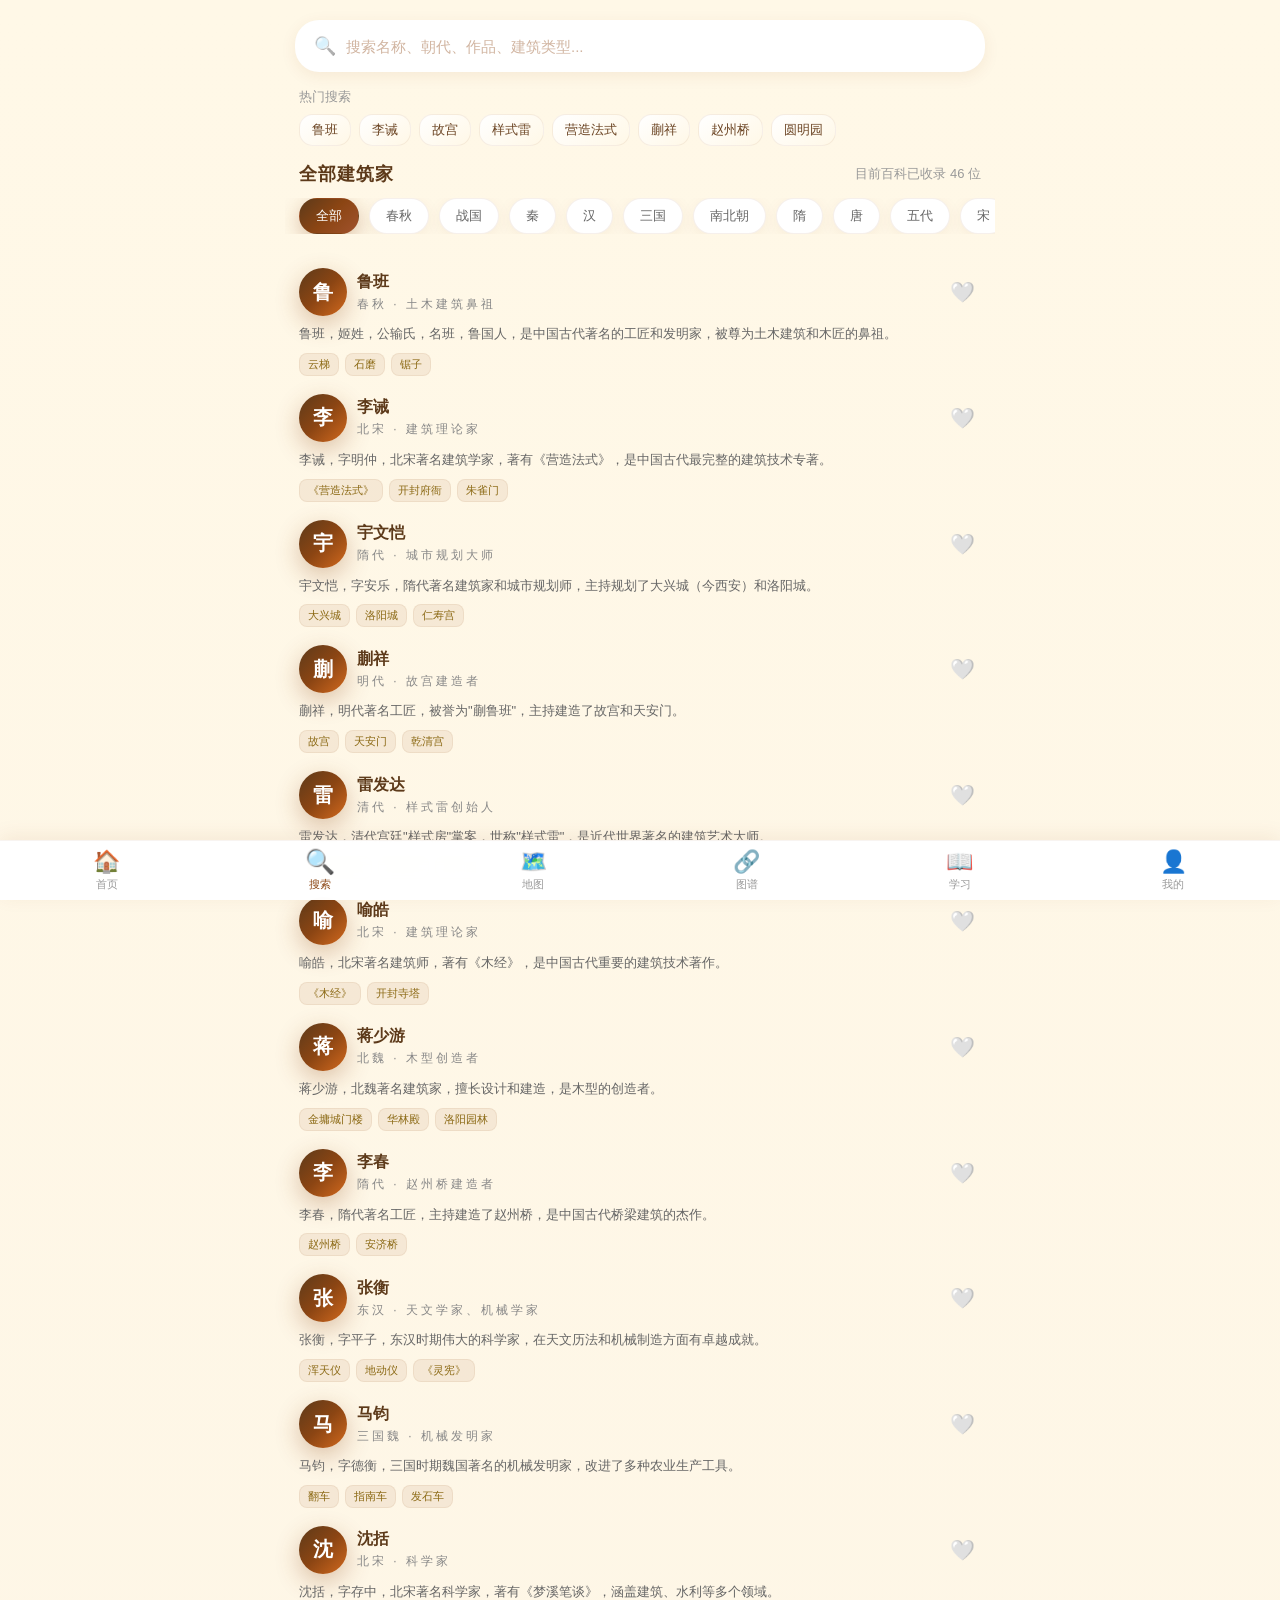
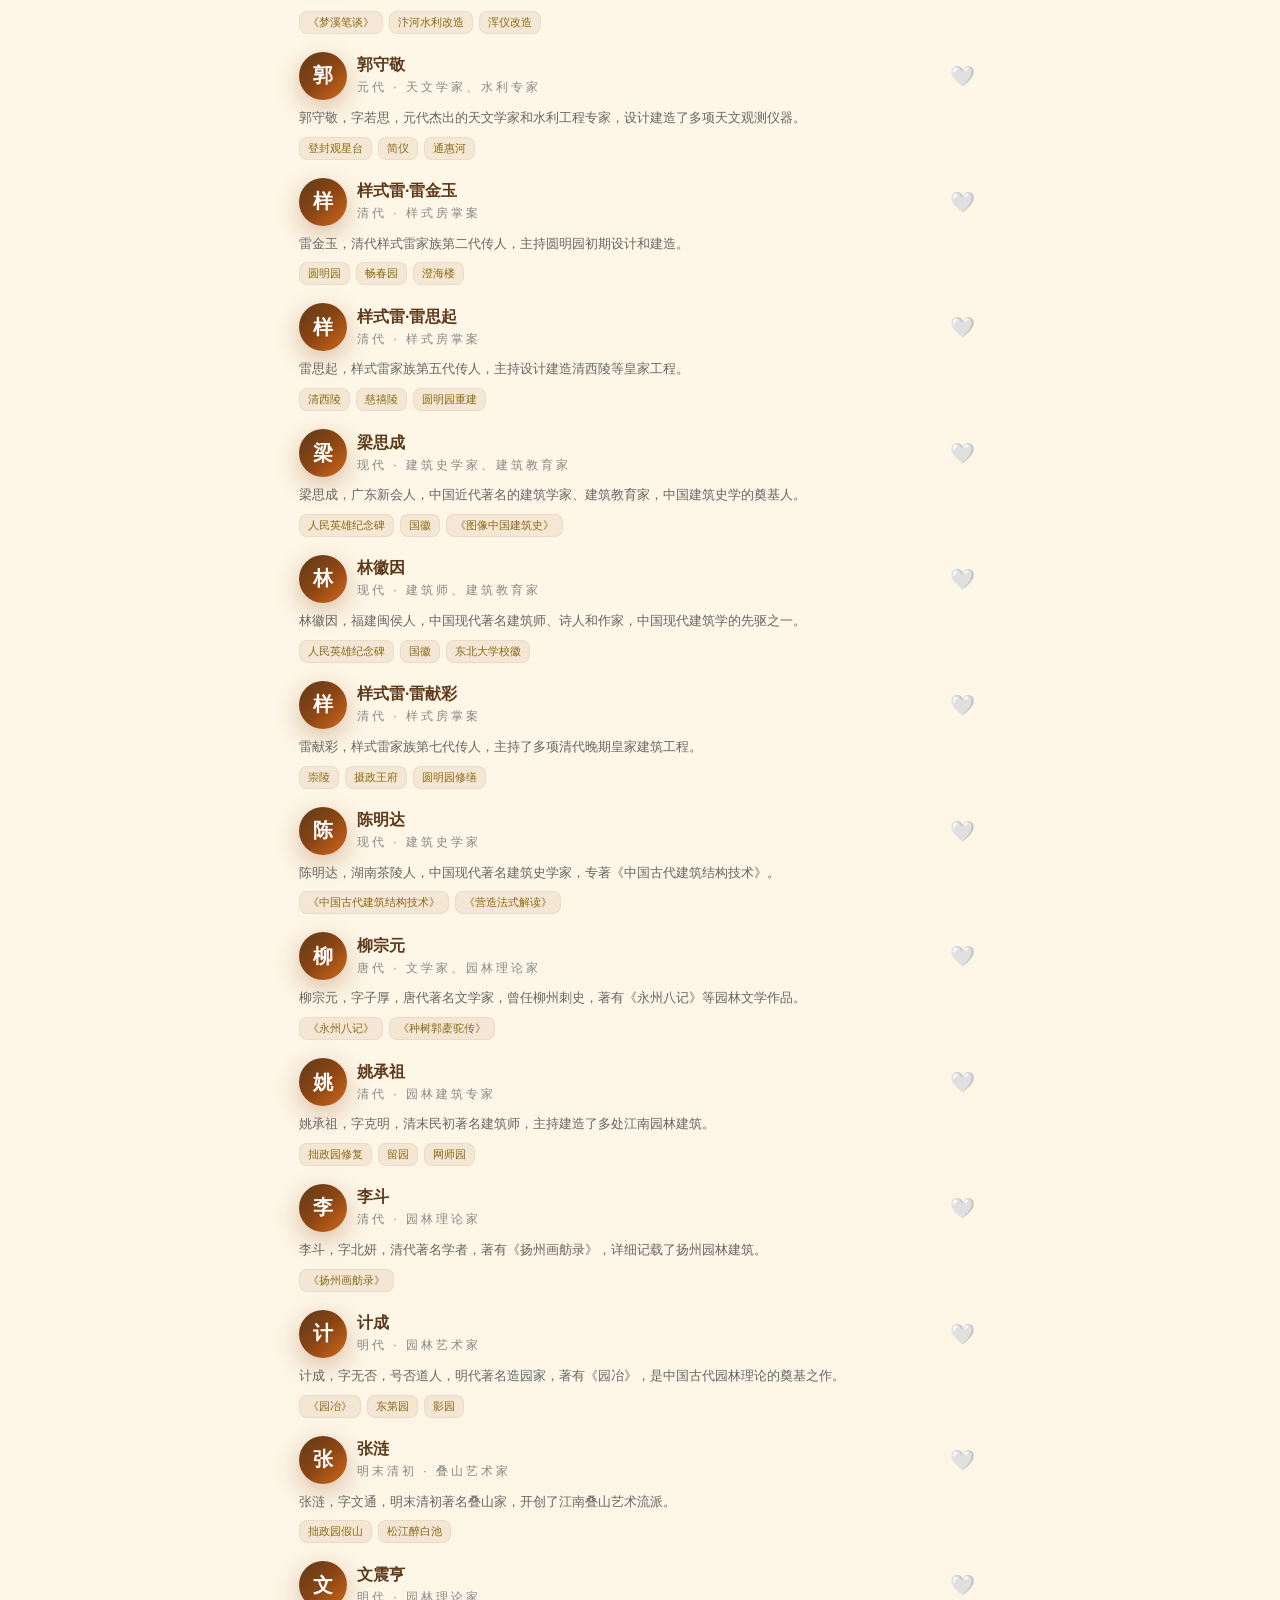
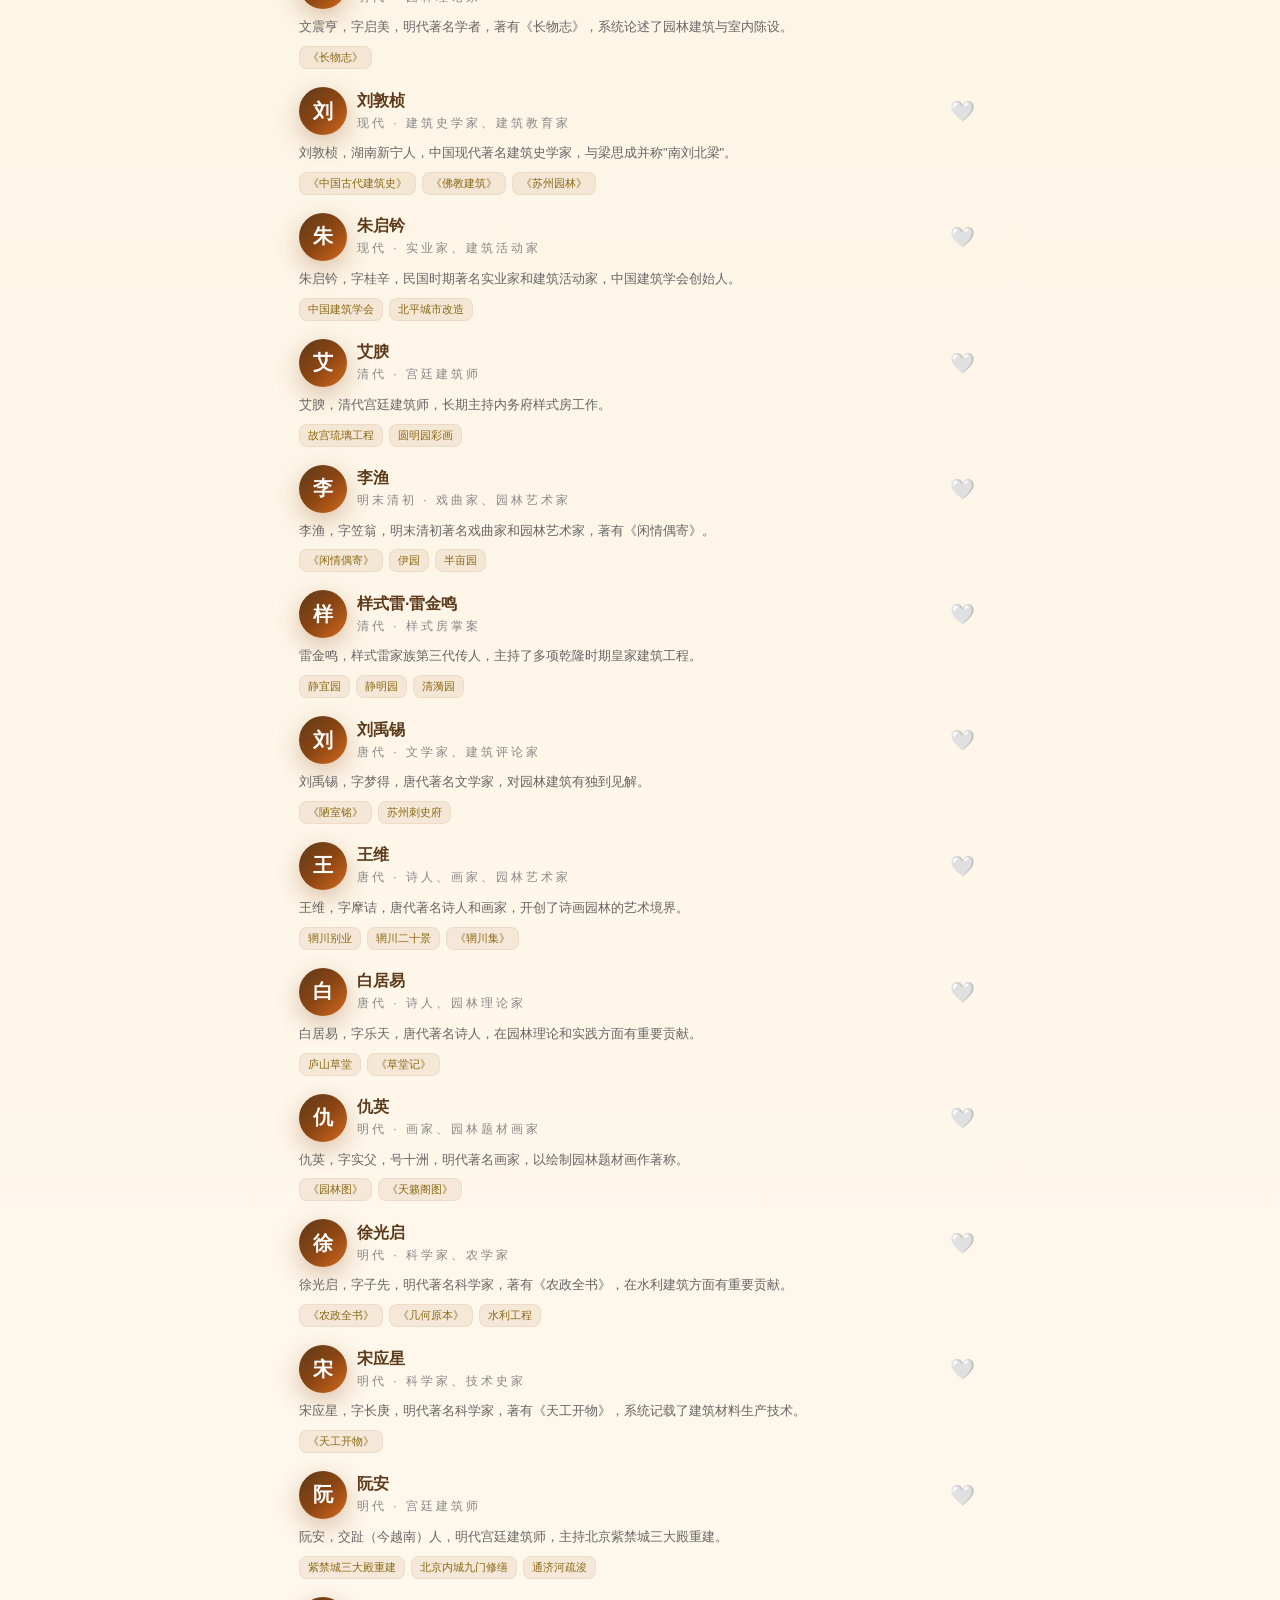
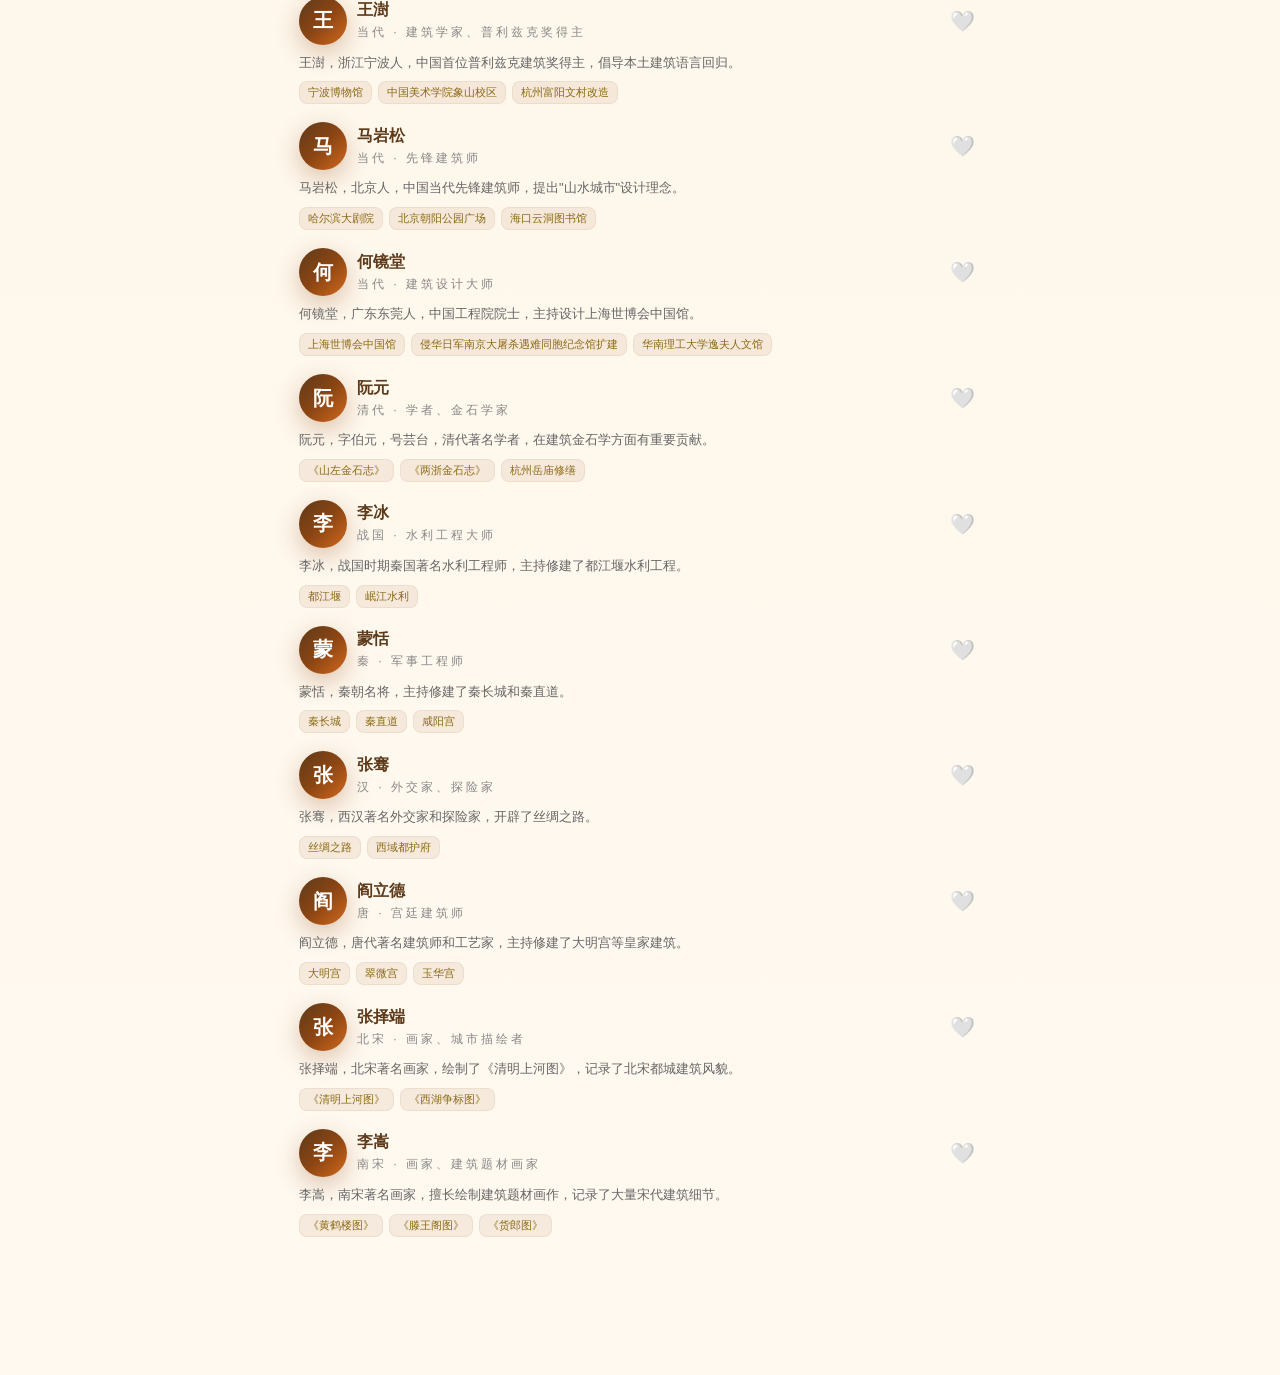
<file: search.html>
<!DOCTYPE html>
<html lang="zh-CN">
<head>
  <meta charset="UTF-8">
  <meta name="viewport" content="width=device-width, initial-scale=1.0, maximum-scale=1.0, user-scalable=no">
  <title>搜索建筑家 - 中国建筑科学家百科</title>
  <link rel="stylesheet" href="css/style.css">
</head>
<body>
  <div class="container search-page">
    <!-- 搜索框 -->
    <div class="search-input-wrapper">
      <div class="search-input-box">
        <span class="icon-search">🔍</span>
        <input 
          type="text" 
          id="searchInput"
          placeholder="搜索名称、朝代、作品、建筑类型..."
          oninput="onSearchInput()"
        />
        <span class="search-clear" id="clearBtn" style="display:none" onclick="clearKeyword()">✕</span>
      </div>
    </div>

    <!-- 搜索结果模式 -->
    <div id="searchResult" style="display:none">
      <div class="result-count" id="resultCount"></div>
      <div class="architect-list" id="resultList"></div>
      <div class="empty-state" id="emptyState" style="display:none">
        <div class="empty-icon">🔍</div>
        <div>未找到相关结果</div>
        <div class="empty-hint">试试其他关键词</div>
      </div>
    </div>

    <!-- 全量列表模式 -->
    <div id="listPage">
      <!-- 热门搜索 -->
      <div class="hot-search-inline">
        <div class="hot-title">热门搜索</div>
        <div class="hot-tags-row">
          <span class="hot-tag-sm" onclick="searchHot('鲁班')">鲁班</span>
          <span class="hot-tag-sm" onclick="searchHot('李诫')">李诫</span>
          <span class="hot-tag-sm" onclick="searchHot('故宫')">故宫</span>
          <span class="hot-tag-sm" onclick="searchHot('样式雷')">样式雷</span>
          <span class="hot-tag-sm" onclick="searchHot('营造法式')">营造法式</span>
          <span class="hot-tag-sm" onclick="searchHot('蒯祥')">蒯祥</span>
          <span class="hot-tag-sm" onclick="searchHot('赵州桥')">赵州桥</span>
          <span class="hot-tag-sm" onclick="searchHot('圆明园')">圆明园</span>
        </div>
      </div>

      <div class="list-header">
        <h2 class="list-title">全部建筑家</h2>
        <span class="list-count" id="totalCount">目前百科已收录 0 位</span>
      </div>

      <!-- 朝代筛选 -->
      <div class="dynasty-filter">
        <span class="dynasty-tag active" onclick="filterByDynasty('')">全部</span>
        <span class="dynasty-tag" onclick="filterByDynasty('春秋')">春秋</span>
        <span class="dynasty-tag" onclick="filterByDynasty('战国')">战国</span>
        <span class="dynasty-tag" onclick="filterByDynasty('秦')">秦</span>
        <span class="dynasty-tag" onclick="filterByDynasty('汉')">汉</span>
        <span class="dynasty-tag" onclick="filterByDynasty('三国')">三国</span>
        <span class="dynasty-tag" onclick="filterByDynasty('南北朝')">南北朝</span>
        <span class="dynasty-tag" onclick="filterByDynasty('隋')">隋</span>
        <span class="dynasty-tag" onclick="filterByDynasty('唐')">唐</span>
        <span class="dynasty-tag" onclick="filterByDynasty('五代')">五代</span>
        <span class="dynasty-tag" onclick="filterByDynasty('宋')">宋</span>
        <span class="dynasty-tag" onclick="filterByDynasty('元')">元</span>
        <span class="dynasty-tag" onclick="filterByDynasty('明')">明</span>
        <span class="dynasty-tag" onclick="filterByDynasty('清')">清</span>
        <span class="dynasty-tag" onclick="filterByDynasty('现代')">现代</span>
        <span class="dynasty-tag" onclick="filterByDynasty('当代')">当代</span>
      </div>

      <!-- 建筑家列表 -->
      <div class="architect-list" id="architectList"></div>
    </div>
  </div>

  <!-- 底部导航栏 -->
  <div class="tab-bar">
    <a href="index.html" class="tab-item">
      <span class="tab-icon">🏠</span>
      <span class="tab-text">首页</span>
    </a>
    <a href="search.html" class="tab-item active">
      <span class="tab-icon">🔍</span>
      <span class="tab-text">搜索</span>
    </a>
    <a href="map.html" class="tab-item">
      <span class="tab-icon">🗺️</span>
      <span class="tab-text">地图</span>
    </a>
    <a href="relationship.html" class="tab-item">
      <span class="tab-icon">🔗</span>
      <span class="tab-text">图谱</span>
    </a>
    <a href="study.html" class="tab-item">
      <span class="tab-icon">📖</span>
      <span class="tab-text">学习</span>
    </a>
    <a href="my.html" class="tab-item">
      <span class="tab-icon">👤</span>
      <span class="tab-text">我的</span>
    </a>
  </div>

  <script src="js/data.js"></script>
  <script>
    function getFavorites() {
      const favs = localStorage.getItem('favorites');
      return favs ? JSON.parse(favs) : [];
    }
    
    function isFavorite(id) {
      const favs = getFavorites();
      return favs.includes(id);
    }
    
    function toggleFavorite(id) {
      const favs = getFavorites();
      const index = favs.indexOf(id);
      if (index > -1) {
        favs.splice(index, 1);
      } else {
        favs.push(id);
      }
      localStorage.setItem('favorites', JSON.stringify(favs));
    }
    
    function searchArchitects(keyword) {
      const kw = keyword;
      return architects.filter(item => {
        return item.name.includes(kw) ||
               item.dynasty.includes(kw) ||
               item.title.includes(kw) ||
               item.summary.includes(kw) ||
               item.works.some(work => work.includes(kw));
      });
    }
    
    let currentDynasty = '';
    
    document.addEventListener('DOMContentLoaded', function() {
      document.getElementById('totalCount').textContent = '目前百科已收录 ' + architects.length + ' 位';
      renderList(architects);
    });

    function onSearchInput() {
      const keyword = document.getElementById('searchInput').value;
      const clearBtn = document.getElementById('clearBtn');
      
      if (keyword) {
        clearBtn.style.display = 'block';
        doSearch(keyword);
      } else {
        clearBtn.style.display = 'none';
        showListPage();
      }
    }

    function doSearch(keyword) {
      const results = searchArchitects(keyword);
      document.getElementById('searchResult').style.display = 'block';
      document.getElementById('listPage').style.display = 'none';
      
      if (results.length > 0) {
        document.getElementById('resultCount').textContent = '找到 ' + results.length + ' 个相关结果';
        document.getElementById('resultCount').style.display = 'block';
        document.getElementById('emptyState').style.display = 'none';
        renderArchitectList(results, 'resultList');
      } else {
        document.getElementById('resultCount').style.display = 'none';
        document.getElementById('emptyState').style.display = 'block';
        document.getElementById('resultList').innerHTML = '';
      }
    }

    function showListPage() {
      document.getElementById('searchResult').style.display = 'none';
      document.getElementById('listPage').style.display = 'block';
      renderList(architects);
    }

    function clearKeyword() {
      document.getElementById('searchInput').value = '';
      document.getElementById('clearBtn').style.display = 'none';
      showListPage();
    }

    function searchHot(keyword) {
      document.getElementById('searchInput').value = keyword;
      document.getElementById('clearBtn').style.display = 'block';
      doSearch(keyword);
    }

    function filterByDynasty(dynasty) {
      currentDynasty = dynasty;
      
      // 更新标签样式
      document.querySelectorAll('.dynasty-tag').forEach(tag => {
        tag.classList.remove('active');
        if (tag.textContent === (dynasty || '全部')) {
          tag.classList.add('active');
        }
      });
      
      const filtered = filterByDynasty ? architects.filter(a => a.dynasty === dynasty) : architects;
      renderList(filtered);
    }

    function renderList(list) {
      renderArchitectList(list, 'architectList');
    }

    function renderArchitectList(list, containerId) {
      const container = document.getElementById(containerId);
      container.innerHTML = list.map(item => `
        <a href="detail.html?id=${item.id}" class="card">
          <div class="architect-header">
            <div class="avatar-placeholder">
              <span class="avatar-text">${item.name[0]}</span>
            </div>
            <div class="architect-info">
              <div class="title">${item.name}</div>
              <div class="subtitle">${item.dynasty} · ${item.title}</div>
            </div>
            <div class="favorite-btn" onclick="event.preventDefault(); toggleFav(${item.id})">
              ${isFavorite(item.id) ? '❤️' : '🤍'}
            </div>
          </div>
          <div class="architect-summary">${item.summary}</div>
          <div class="architect-tags">
            ${item.works.slice(0, 3).map(work => `<span class="tag">${work}</span>`).join('')}
          </div>
        </a>
      `).join('');
    }

    function toggleFav(id) {
      toggleFavorite(id);
      // 重新渲染当前列表
      if (document.getElementById('searchResult').style.display === 'none') {
        const filtered = currentDynasty ? architects.filter(a => a.dynasty === currentDynasty) : architects;
        renderList(filtered);
      } else {
        const keyword = document.getElementById('searchInput').value;
        doSearch(keyword);
      }
    }
  </script>
</body>
</html>
</file>
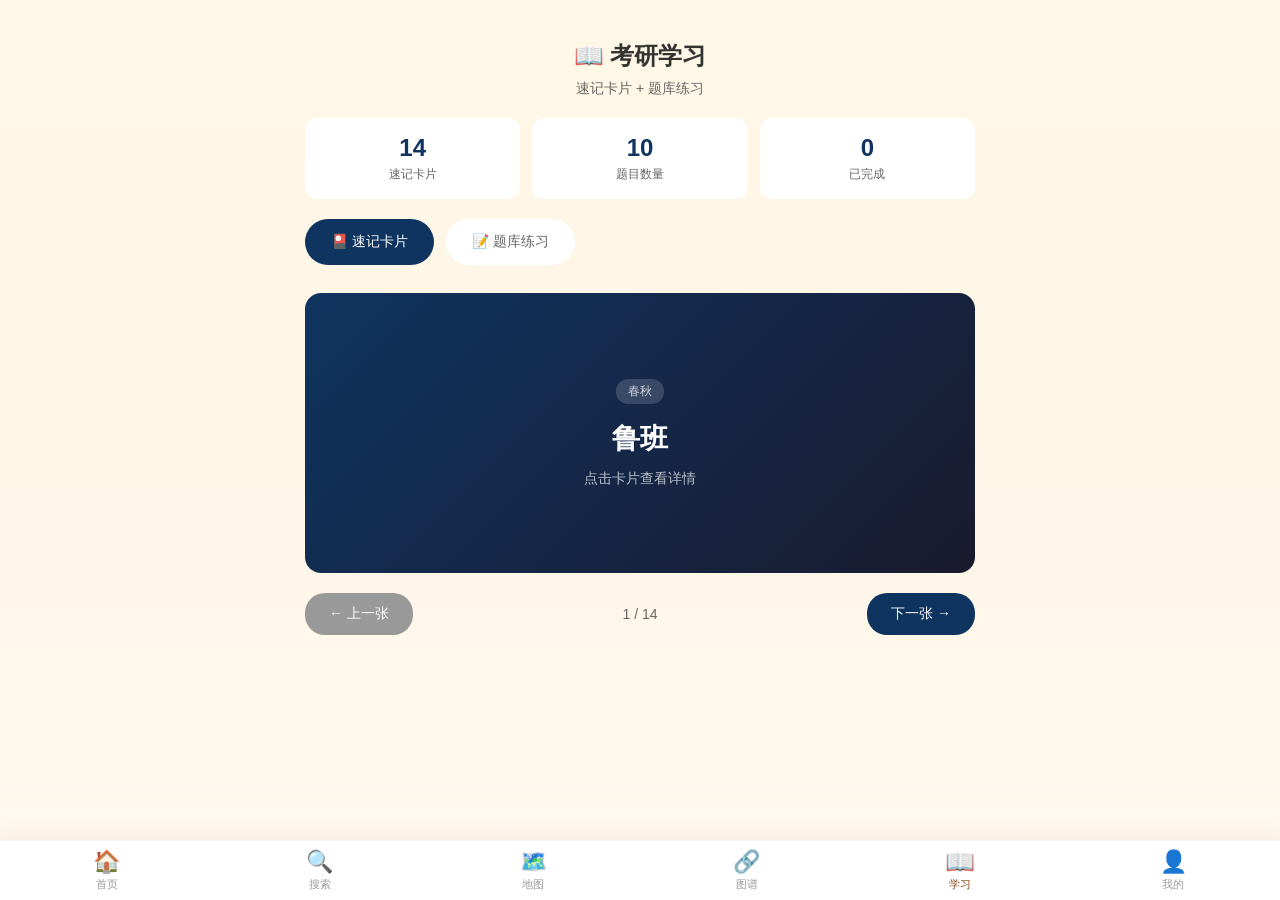
<file: study.html>
<!DOCTYPE html>
<html lang="zh-CN">
<head>
  <meta charset="UTF-8">
  <meta name="viewport" content="width=device-width, initial-scale=1.0, maximum-scale=1.0, user-scalable=no">
  <title>考研学习 - 中国建筑科学家百科</title>
  <link rel="stylesheet" href="css/style.css">
  <style>
    .study-container {
      padding: 20px;
      padding-bottom: 120px;
    }

    .study-header {
      text-align: center;
      margin-bottom: 20px;
    }

    .study-header h1 {
      font-size: 24px;
      color: #333;
      margin-bottom: 8px;
    }

    .study-header p {
      font-size: 14px;
      color: #666;
    }

    .study-tabs {
      display: flex;
      gap: 12px;
      margin-bottom: 20px;
      overflow-x: auto;
      padding-bottom: 8px;
    }

    .study-tab {
      padding: 12px 24px;
      background: #fff;
      border-radius: 24px;
      font-size: 14px;
      color: #666;
      white-space: nowrap;
      cursor: pointer;
      transition: all 0.3s;
      border: 2px solid transparent;
    }

    .study-tab.active {
      background: #0f3460;
      color: #fff;
    }

    .study-content {
      display: none;
    }

    .study-content.active {
      display: block;
    }

    /* 速记卡片 */
    .flashcard-container {
      perspective: 1000px;
      margin-bottom: 20px;
    }

    .flashcard {
      width: 100%;
      height: 280px;
      position: relative;
      transform-style: preserve-3d;
      transition: transform 0.6s;
      cursor: pointer;
    }

    .flashcard.flipped {
      transform: rotateY(180deg);
    }

    .flashcard-face {
      position: absolute;
      width: 100%;
      height: 100%;
      backface-visibility: hidden;
      border-radius: 16px;
      padding: 30px;
      display: flex;
      flex-direction: column;
      justify-content: center;
      align-items: center;
      text-align: center;
    }

    .flashcard-front {
      background: linear-gradient(135deg, #0f3460, #1a1a2e);
      color: #fff;
    }

    .flashcard-back {
      background: linear-gradient(135deg, #e74c3c, #c0392b);
      color: #fff;
      transform: rotateY(180deg);
    }

    .flashcard-category {
      font-size: 12px;
      opacity: 0.8;
      margin-bottom: 16px;
      padding: 4px 12px;
      background: rgba(255,255,255,0.2);
      border-radius: 12px;
    }

    .flashcard-name {
      font-size: 28px;
      font-weight: 700;
      margin-bottom: 12px;
    }

    .flashcard-hint {
      font-size: 14px;
      opacity: 0.7;
    }

    .flashcard-title {
      font-size: 14px;
      opacity: 0.9;
      margin-bottom: 16px;
    }

    .flashcard-desc {
      font-size: 16px;
      line-height: 1.6;
    }

    .flashcard-nav {
      display: flex;
      justify-content: space-between;
      align-items: center;
      margin-top: 16px;
    }

    .flashcard-counter {
      font-size: 14px;
      color: #666;
    }

    .flashcard-btn {
      padding: 12px 24px;
      background: #0f3460;
      color: #fff;
      border: none;
      border-radius: 20px;
      font-size: 14px;
      cursor: pointer;
      transition: all 0.3s;
    }

    .flashcard-btn:hover {
      background: #1a1a2e;
    }

    .flashcard-btn.prev { background: #999; }
    .flashcard-btn.next { background: #0f3460; }

    /* 题库 */
    .quiz-card {
      background: #fff;
      border-radius: 16px;
      padding: 24px;
      margin-bottom: 16px;
      box-shadow: 0 4px 12px rgba(0,0,0,0.08);
    }

    .quiz-number {
      font-size: 12px;
      color: #999;
      margin-bottom: 8px;
    }

    .quiz-question {
      font-size: 16px;
      color: #333;
      font-weight: 500;
      margin-bottom: 20px;
      line-height: 1.6;
    }

    .quiz-options {
      display: flex;
      flex-direction: column;
      gap: 12px;
    }

    .quiz-option {
      padding: 16px;
      background: #f5f5f5;
      border-radius: 12px;
      font-size: 14px;
      color: #333;
      cursor: pointer;
      transition: all 0.3s;
      border: 2px solid transparent;
    }

    .quiz-option:hover {
      background: #e8e8e8;
    }

    .quiz-option.selected {
      border-color: #0f3460;
      background: rgba(15, 52, 96, 0.1);
    }

    .quiz-option.correct {
      border-color: #27ae60;
      background: rgba(39, 174, 96, 0.1);
    }

    .quiz-option.wrong {
      border-color: #e74c3c;
      background: rgba(231, 76, 60, 0.1);
    }

    .quiz-result {
      display: none;
      margin-top: 16px;
      padding: 16px;
      background: #f0f8ff;
      border-radius: 12px;
      font-size: 14px;
      color: #333;
      line-height: 1.6;
    }

    .quiz-result.show {
      display: block;
    }

    .quiz-submit {
      width: 100%;
      padding: 16px;
      background: #0f3460;
      color: #fff;
      border: none;
      border-radius: 12px;
      font-size: 16px;
      cursor: pointer;
      margin-top: 20px;
      transition: all 0.3s;
    }

    .quiz-submit:hover {
      background: #1a1a2e;
    }

    .quiz-progress {
      display: flex;
      justify-content: center;
      gap: 8px;
      margin-bottom: 20px;
    }

    .progress-dot {
      width: 8px;
      height: 8px;
      border-radius: 50%;
      background: #ddd;
    }

    .progress-dot.active {
      background: #0f3460;
    }

    .progress-dot.completed {
      background: #27ae60;
    }

    /* 学习统计 */
    .study-stats {
      display: grid;
      grid-template-columns: repeat(3, 1fr);
      gap: 12px;
      margin-bottom: 20px;
    }

    .study-stat {
      background: #fff;
      border-radius: 12px;
      padding: 16px;
      text-align: center;
    }

    .study-stat-number {
      font-size: 24px;
      font-weight: 700;
      color: #0f3460;
    }

    .study-stat-label {
      font-size: 12px;
      color: #666;
      margin-top: 4px;
    }
  </style>
</head>
<body>
  <div class="container">
    <div class="study-container">
      <!-- 页面标题 -->
      <div class="study-header">
        <h1>📖 考研学习</h1>
        <p>速记卡片 + 题库练习</p>
      </div>

      <!-- 学习统计 -->
      <div class="study-stats">
        <div class="study-stat">
          <div class="study-stat-number" id="cardCount">0</div>
          <div class="study-stat-label">速记卡片</div>
        </div>
        <div class="study-stat">
          <div class="study-stat-number" id="quizCount">0</div>
          <div class="study-stat-label">题目数量</div>
        </div>
        <div class="study-stat">
          <div class="study-stat-number" id="doneCount">0</div>
          <div class="study-stat-label">已完成</div>
        </div>
      </div>

      <!-- 学习模式切换 -->
      <div class="study-tabs">
        <div class="study-tab active" data-mode="flashcard">🎴 速记卡片</div>
        <div class="study-tab" data-mode="quiz">📝 题库练习</div>
      </div>

      <!-- 速记卡片模式 -->
      <div class="study-content active" id="flashcardMode">
        <div class="flashcard-container">
          <div class="flashcard" id="flashcard">
            <div class="flashcard-face flashcard-front">
              <div class="flashcard-category" id="cardCategory">唐代</div>
              <div class="flashcard-name" id="cardName">阎立德</div>
              <div class="flashcard-hint">点击卡片查看详情</div>
            </div>
            <div class="flashcard-face flashcard-back">
              <div class="flashcard-title" id="cardTitle">主要成就</div>
              <div class="flashcard-desc" id="cardDesc">主持设计大明宫、翠微宫等唐代重要建筑</div>
            </div>
          </div>
        </div>
        <div class="flashcard-nav">
          <button class="flashcard-btn prev" onclick="prevCard()">← 上一张</button>
          <span class="flashcard-counter"><span id="currentIndex">1</span> / <span id="totalCards">10</span></span>
          <button class="flashcard-btn next" onclick="nextCard()">下一张 →</button>
        </div>
      </div>

      <!-- 题库模式 -->
      <div class="study-content" id="quizMode">
        <div class="quiz-progress" id="quizProgress"></div>
        <div id="quizContainer"></div>
      </div>
    </div>
  </div>

  <!-- 底部导航栏 -->
  <div class="tab-bar">
    <a href="index.html" class="tab-item">
      <span class="tab-icon">🏠</span>
      <span class="tab-text">首页</span>
    </a>
    <a href="search.html" class="tab-item">
      <span class="tab-icon">🔍</span>
      <span class="tab-text">搜索</span>
    </a>
    <a href="map.html" class="tab-item">
      <span class="tab-icon">🗺️</span>
      <span class="tab-text">地图</span>
    </a>
    <a href="relationship.html" class="tab-item">
      <span class="tab-icon">🔗</span>
      <span class="tab-text">图谱</span>
    </a>
    <a href="study.html" class="tab-item active">
      <span class="tab-icon">📖</span>
      <span class="tab-text">学习</span>
    </a>
    <a href="my.html" class="tab-item">
      <span class="tab-icon">👤</span>
      <span class="tab-text">我的</span>
    </a>
  </div>

  <script src="js/data.js"></script>
  <script>
    // 速记卡片数据
    const flashcards = [
      { category: '春秋', name: '鲁班', title: '建筑工匠之祖', desc: '春秋时期鲁国人，发明攻城云梯、木工工具等，被尊为"百工圣祖"' },
      { category: '战国', name: '李冰', title: '都江堰创建者', desc: '战国时期水利专家，主持修建都江堰，创造性地解决了江水分流、排沙等难题' },
      { category: '秦', name: '蒙恬', title: '长城修建者', desc: '秦朝名将，主持修建万里长城，发明毛笔' },
      { category: '汉', name: '张衡', title: '天文学家', desc: '东汉科学家，发明地动仪、浑天仪，在天文学、机械学等方面有杰出贡献' },
      { category: '隋', name: '宇文恺', title: '城市规划专家', desc: '隋代建筑家，主持修建大兴城（今西安），设计布局合理的城市格局' },
      { category: '隋', name: '李春', title: '桥梁专家', desc: '隋代工匠，主持建造赵州桥，是世界上现存最早、保存最完好的敞肩石拱桥' },
      { category: '唐', name: '阎立德', title: '唐代建筑大师', desc: '唐代画家、建筑师，主持设计大明宫、翠微宫等重要建筑' },
      { category: '北宋', name: '李诫', title: '《营造法式》作者', desc: '北宋建筑学家，编撰《营造法式》，是中国古代最完整的建筑技术专著' },
      { category: '元', name: '郭守敬', title: '天文学家', desc: '元代科学家，建造登封观星台，编制《授时历》，在天文历法方面有重要贡献' },
      { category: '明', name: '蒯祥', title: '故宫设计者', desc: '明代著名工匠，被誉为"蒯鲁班"，主持建造故宫和天安门' },
      { category: '明', name: '计成', title: '园林学家', desc: '明代造园家，著有《园冶》，是中国古代园林理论的奠基之作' },
      { category: '清', name: '样式雷', title: '皇家建筑世家', desc: '雷发达家族七代主持清代皇家建筑，包括圆明园、颐和园、承德避暑山庄等' },
      { category: '现代', name: '梁思成', title: '中国建筑史学家', desc: '中国建筑史学的奠基人，编写《中国建筑史》，保护古建筑' },
      { category: '现代', name: '林徽因', title: '建筑师、诗人', desc: '著名建筑师，参与设计人民英雄纪念碑，在建筑和文学方面都有杰出贡献' }
    ];

    // 题库数据
    const quizzes = [
      {
        question: '被誉为"百工圣祖"的春秋时期工匠是？',
        options: ['鲁班', '墨子', '张衡', '李冰'],
        answer: 0,
        explanation: '鲁班，春秋时期鲁国人，被尊为"百工圣祖"，发明了攻城云梯、锯子等多种工具。'
      },
      {
        question: '主持修建都江堰的水利专家是？',
        options: ['李冰', '郑国', '西门豹', '白起'],
        answer: 0,
        explanation: '战国时期，李冰父子主持修建都江堰，创造了世界水利史上的奇迹。'
      },
      {
        question: '《营造法式》的作者是？',
        options: ['李诫', '计成', '喻皓', '蒯祥'],
        answer: 0,
        explanation: '北宋李诫编撰《营造法式》，是中国古代最完整的建筑技术专著。'
      },
      {
        question: '主持设计故宫和天安门的明代工匠是？',
        options: ['蒯祥', '沈德潜', '姚承祖', '文震亨'],
        answer: 0,
        explanation: '蒯祥是明代著名工匠，被誉为"蒯鲁班"，主持建造了故宫和天安门。'
      },
      {
        question: '"样式雷"指的是哪个建筑家族？',
        options: ['雷发达家族', '蒯祥家族', '计成家族', '李诫家族'],
        answer: 0,
        explanation: '样式雷是指雷发达家族，七代主持清代皇家建筑工程。'
      },
      {
        question: '著有《园冶》的明代造园家是？',
        options: ['计成', '文震亨', '李渔', '张涟'],
        answer: 0,
        explanation: '计成是明代造园家，著有《园冶》，是中国古代园林理论的奠基之作。'
      },
      {
        question: '建造赵州桥的隋代工匠是？',
        options: ['李春', '宇文恺', '李密', '杨坚'],
        answer: 0,
        explanation: '李春是隋代工匠，主持建造赵州桥，是世界上现存最早的敞肩石拱桥。'
      },
      {
        question: '中国建筑史学的奠基人是？',
        options: ['梁思成', '刘敦桢', '杨廷宝', '梁思永'],
        answer: 0,
        explanation: '梁思成是中国建筑史学的奠基人，编写了《中国建筑史》。'
      },
      {
        question: '主持修建隋代大兴城的建筑师是？',
        options: ['宇文恺', '杨坚', '高颎', '贺若弼'],
        answer: 0,
        explanation: '宇文恺是隋代建筑家，主持修建大兴城，设计了合理的城市布局。'
      },
      {
        question: '元代主持建造登封观星台的天文学家是？',
        options: ['郭守敬', '张衡', '祖冲之', '一行'],
        answer: 0,
        explanation: '郭守敬是元代科学家，建造登封观星台，编制《授时历》。'
      }
    ];

    // 当前卡片索引
    let currentCardIndex = 0;

    // 初始化速记卡片
    function initFlashcards() {
      document.getElementById('cardCount').textContent = flashcards.length;
      document.getElementById('totalCards').textContent = flashcards.length;
      updateFlashcard();
    }

    function updateFlashcard() {
      const card = flashcards[currentCardIndex];
      document.getElementById('cardCategory').textContent = card.category;
      document.getElementById('cardName').textContent = card.name;
      document.getElementById('cardTitle').textContent = card.title;
      document.getElementById('cardDesc').textContent = card.desc;
      document.getElementById('currentIndex').textContent = currentCardIndex + 1;
      document.getElementById('flashcard').classList.remove('flipped');
    }

    function prevCard() {
      currentCardIndex = (currentCardIndex - 1 + flashcards.length) % flashcards.length;
      updateFlashcard();
    }

    function nextCard() {
      currentCardIndex = (currentCardIndex + 1) % flashcards.length;
      updateFlashcard();
    }

    // 卡片翻转
    document.getElementById('flashcard').addEventListener('click', function() {
      this.classList.toggle('flipped');
    });

    // 初始化题库
    let currentQuizIndex = 0;
    let selectedAnswers = {};

    function initQuizzes() {
      document.getElementById('quizCount').textContent = quizzes.length;
      renderQuizProgress();
      renderQuiz();
    }

    function renderQuizProgress() {
      const container = document.getElementById('quizProgress');
      container.innerHTML = quizzes.map((_, i) => 
        `<div class="progress-dot ${i === 0 ? 'active' : ''}"></div>`
      ).join('');
    }

    function renderQuiz() {
      const quiz = quizzes[currentQuizIndex];
      const container = document.getElementById('quizContainer');
      
      container.innerHTML = `
        <div class="quiz-card">
          <div class="quiz-number">第 ${currentQuizIndex + 1} 题</div>
          <div class="quiz-question">${quiz.question}</div>
          <div class="quiz-options">
            ${quiz.options.map((opt, i) => `
              <div class="quiz-option" data-index="${i}" onclick="selectOption(${i})">${opt}</div>
            `).join('')}
          </div>
          <div class="quiz-result" id="quizResult">
            <strong>答案解析：</strong><br>
            ${quiz.explanation}
          </div>
          <button class="quiz-submit" onclick="submitAnswer()">提交答案</button>
          <button class="quiz-submit" style="background: #27ae60; margin-top: 10px; display: none;" id="nextQuizBtn" onclick="nextQuiz()">下一题</button>
        </div>
      `;
    }

    function selectOption(index) {
      const options = document.querySelectorAll('.quiz-option');
      options.forEach((opt, i) => {
        opt.classList.remove('selected');
        if (i === index) opt.classList.add('selected');
      });
      selectedAnswers[currentQuizIndex] = index;
    }

    function submitAnswer() {
      const quiz = quizzes[currentQuizIndex];
      const selected = selectedAnswers[currentQuizIndex];
      const options = document.querySelectorAll('.quiz-option');
      
      if (selected === undefined) {
        alert('请选择一个答案');
        return;
      }

      options.forEach((opt, i) => {
        opt.style.pointerEvents = 'none';
        if (i === quiz.answer) {
          opt.classList.add('correct');
        } else if (i === selected && selected !== quiz.answer) {
          opt.classList.add('wrong');
        }
      });

      document.getElementById('quizResult').classList.add('show');
      document.querySelector('.quiz-submit').style.display = 'none';
      document.getElementById('nextQuizBtn').style.display = 'block';

      // 更新进度
      const dots = document.querySelectorAll('.progress-dot');
      dots[currentQuizIndex].classList.remove('active');
      dots[currentQuizIndex].classList.add('completed');

      // 更新统计
      document.getElementById('doneCount').textContent = Object.keys(selectedAnswers).length;
    }

    function nextQuiz() {
      if (currentQuizIndex < quizzes.length - 1) {
        currentQuizIndex++;
        renderQuizProgress();
        renderQuiz();
        
        // 更新当前进度
        const dots = document.querySelectorAll('.progress-dot');
        dots[currentQuizIndex].classList.add('active');
      } else {
        // 全部完成
        alert(`恭喜完成全部题目！\n正确率：${calculateScore()}/${quizzes.length}`);
      }
    }

    function calculateScore() {
      let score = 0;
      quizzes.forEach((quiz, i) => {
        if (selectedAnswers[i] === quiz.answer) score++;
      });
      return score;
    }

    // 模式切换
    document.querySelectorAll('.study-tab').forEach(tab => {
      tab.addEventListener('click', function() {
        document.querySelectorAll('.study-tab').forEach(t => t.classList.remove('active'));
        document.querySelectorAll('.study-content').forEach(c => c.classList.remove('active'));
        
        this.classList.add('active');
        const mode = this.dataset.mode;
        document.getElementById(mode + 'Mode').classList.add('active');
      });
    });

    // 初始化
    initFlashcards();
    initQuizzes();
  </script>
</body>
</html>
</file>
<file: css/style.css>
/* 全局样式 */
* {
  margin: 0;
  padding: 0;
  box-sizing: border-box;
}

body {
  font-family: -apple-system, BlinkMacSystemFont, 'Segoe UI', Roboto, 'Helvetica Neue', Arial, sans-serif;
  background: linear-gradient(180deg, #FFF8E7 0%, #FDF5E6 50%, #FFF9F0 100%);
  min-height: 100vh;
  color: #333;
  -webkit-font-smoothing: antialiased;
}

a {
  text-decoration: none;
  color: inherit;
}

.container {
  padding: 20px;
  max-width: 750px;
  margin: 0 auto;
  position: relative;
  overflow: hidden;
}

/* 页面标题区域 */
.header {
  padding: 40px 20px 20px;
  text-align: center;
  position: relative;
}

.title-wrapper {
  animation: slideDown 0.8s ease-out;
}

.main-title {
  font-size: 28px;
  font-weight: 800;
  color: #5D3A1A;
  letter-spacing: 2px;
  margin-bottom: 8px;
  background: linear-gradient(135deg, #5D3A1A 0%, #8B4513 50%, #A0522D 100%);
  -webkit-background-clip: text;
  -webkit-text-fill-color: transparent;
  background-clip: text;
}

.subtitle {
  font-size: 14px;
  color: #8B6914;
  letter-spacing: 3px;
  font-weight: 400;
}

/* 搜索框 */
.search-box-wrapper {
  padding: 0 10px;
  margin-bottom: 20px;
  animation: fadeIn 0.6s ease-out 0.2s both;
  position: relative;
}

.search-box-wrapper::before {
  content: '';
  position: absolute;
  top: -2px;
  left: -2px;
  right: -2px;
  bottom: -2px;
  background: linear-gradient(135deg, rgba(139, 69, 19, 0.15) 0%, rgba(210, 105, 30, 0.1) 50%, rgba(139, 69, 19, 0.15) 100%);
  border-radius: 26px;
  z-index: -1;
}

.search-box {
  display: flex;
  align-items: center;
  background: rgba(255, 255, 255, 0.98);
  border-radius: 24px;
  padding: 14px 18px;
  box-shadow: 0 4px 16px rgba(139, 69, 19, 0.08), 0 8px 40px rgba(139, 69, 19, 0.06);
  border: 1px solid rgba(255, 255, 255, 0.9);
  transition: all 0.4s cubic-bezier(0.4, 0, 0.2, 1);
}

.search-box:hover {
  box-shadow: 0 8px 24px rgba(139, 69, 19, 0.15), 0 12px 56px rgba(139, 69, 19, 0.1);
  transform: translateY(-2px);
}

.icon-search {
  font-size: 18px;
  opacity: 0.5;
  margin-right: 10px;
}

.search-placeholder {
  font-size: 15px;
  color: #999;
}

/* 装饰元素 */
.decorations {
  position: absolute;
  top: 0;
  left: 0;
  right: 0;
  height: 200px;
  pointer-events: none;
  overflow: hidden;
}

.deco-circle {
  position: absolute;
  border-radius: 50%;
  opacity: 0.06;
  background: linear-gradient(135deg, #8B4513 0%, #D2691E 100%);
}

.deco-1 {
  width: 150px;
  height: 150px;
  top: -50px;
  right: -40px;
  animation: float 6s ease-in-out infinite;
}

.deco-2 {
  width: 100px;
  height: 100px;
  top: 30px;
  left: -30px;
  animation: float 8s ease-in-out infinite reverse;
}

.deco-line {
  position: absolute;
  bottom: 0;
  left: 50%;
  transform: translateX(-50%);
  width: 60px;
  height: 2px;
  background: linear-gradient(90deg, transparent 0%, #D2691E 50%, transparent 100%);
  border-radius: 1px;
}

/* 数据统计区域 */
.stats-section {
  padding: 0 10px;
  margin-bottom: 20px;
  animation: fadeIn 0.6s ease-out 0.4s both;
}

.stats-intro {
  text-align: center;
  margin-bottom: 10px;
}

.intro-text {
  font-size: 13px;
  color: #8B6914;
  letter-spacing: 1px;
}

.stats-grid {
  display: flex;
  justify-content: space-around;
  align-items: center;
  background: white;
  border-radius: 12px;
  padding: 18px 8px;
  box-shadow: 0 8px 32px rgba(139, 69, 19, 0.08);
  border: 1px solid rgba(139, 69, 19, 0.06);
}

.stat-item {
  text-align: center;
  flex: 1;
  padding: 0 4px;
}

.stat-number {
  font-size: 22px;
  font-weight: 800;
  color: #5D3A1A;
  margin-bottom: 4px;
  letter-spacing: 0.5px;
  white-space: nowrap;
}

.stat-label {
  font-size: 11px;
  color: #999;
  white-space: nowrap;
}

.stat-divider {
  width: 1px;
  height: 25px;
  background: linear-gradient(180deg, transparent 0%, rgba(139, 69, 19, 0.15) 50%, transparent 100%);
}

/* 推荐建筑家 */
.recommend-section {
  padding: 0 10px;
  margin-bottom: 20px;
  animation: fadeIn 0.6s ease-out 0.5s both;
}

.section-header {
  display: flex;
  justify-content: space-between;
  align-items: center;
  margin-bottom: 12px;
}

.section-title {
  font-size: 17px;
  font-weight: 700;
  color: #5D3A1A;
  letter-spacing: 0.5px;
}

.section-more {
  font-size: 13px;
  color: #8B6914;
}

.recommend-scroll {
  overflow-x: auto;
  -webkit-overflow-scrolling: touch;
}

.recommend-list {
  display: flex;
  gap: 12px;
  padding: 4px 0;
}

.recommend-card {
  flex-shrink: 0;
  width: 80px;
  text-align: center;
  background: white;
  border-radius: 10px;
  padding: 14px 8px;
  box-shadow: 0 6px 24px rgba(139, 69, 19, 0.08);
  border: 1px solid rgba(139, 69, 19, 0.06);
  transition: all 0.3s cubic-bezier(0.4, 0, 0.2, 1);
}

.recommend-card:hover {
  transform: scale(0.95);
  box-shadow: 0 4px 16px rgba(139, 69, 19, 0.12);
}

.recommend-avatar {
  width: 45px;
  height: 45px;
  border-radius: 50%;
  background: linear-gradient(135deg, #5D3A1A 0%, #8B4513 50%, #D2691E 100%);
  display: flex;
  align-items: center;
  justify-content: center;
  margin: 0 auto 10px;
  box-shadow: 0 6px 20px rgba(139, 69, 19, 0.3);
}

.recommend-avatar-text {
  color: white;
  font-size: 19px;
  font-weight: 700;
}

.recommend-name {
  font-size: 14px;
  font-weight: 600;
  color: #5D3A1A;
  margin-bottom: 4px;
  white-space: nowrap;
  overflow: hidden;
  text-overflow: ellipsis;
}

.recommend-dynasty {
  font-size: 11px;
  color: #999;
  white-space: nowrap;
}

/* 功能入口 */
.entry-section {
  padding: 0 10px;
  animation: fadeIn 0.6s ease-out 0.6s both;
}

.entry-card {
  display: flex;
  align-items: center;
  background: white;
  border-radius: 12px;
  padding: 16px;
  margin-bottom: 12px;
  box-shadow: 0 8px 32px rgba(139, 69, 19, 0.08);
  border: 1px solid rgba(139, 69, 19, 0.06);
  transition: all 0.35s cubic-bezier(0.4, 0, 0.2, 1);
  position: relative;
  overflow: hidden;
}

.entry-card::before {
  content: '';
  position: absolute;
  top: 0;
  left: 0;
  width: 3px;
  height: 100%;
  background: linear-gradient(180deg, #8B4513 0%, #D2691E 100%);
  opacity: 0;
  transition: opacity 0.3s ease;
}

.entry-card:hover {
  transform: scale(0.98) translateX(2px);
  box-shadow: 0 4px 16px rgba(139, 69, 19, 0.12);
}

.entry-card:hover::before {
  opacity: 1;
}

.entry-icon {
  font-size: 28px;
  margin-right: 12px;
  width: 40px;
  height: 40px;
  display: flex;
  align-items: center;
  justify-content: center;
  background: linear-gradient(135deg, rgba(139, 69, 19, 0.08) 0%, rgba(139, 69, 19, 0.04) 100%);
  border-radius: 10px;
}

.entry-info {
  flex: 1;
}

.entry-title {
  font-size: 16px;
  font-weight: 600;
  color: #5D3A1A;
  margin-bottom: 4px;
  letter-spacing: 0.5px;
}

.entry-desc {
  font-size: 13px;
  color: #999;
}

.entry-arrow {
  font-size: 24px;
  color: rgba(139, 69, 19, 0.3);
  font-weight: 300;
}

/* 底部装饰 */
.footer-decoration {
  position: relative;
  bottom: 0;
  left: 0;
  right: 0;
  height: 60px;
  margin-top: 20px;
}

.footer-pattern {
  position: absolute;
  bottom: 0;
  left: 0;
  right: 0;
  height: 60px;
  background: linear-gradient(180deg, transparent 0%, rgba(139, 69, 19, 0.03) 100%);
}

.footer-pattern::before {
  content: '';
  position: absolute;
  bottom: 10px;
  left: 50%;
  transform: translateX(-50%);
  width: 200px;
  height: 40px;
  background: radial-gradient(ellipse at center bottom, rgba(139, 69, 19, 0.06) 0%, transparent 70%);
}

/* 动画 */
@keyframes slideDown {
  from {
    opacity: 0;
    transform: translateY(-15px);
  }
  to {
    opacity: 1;
    transform: translateY(0);
  }
}

@keyframes fadeIn {
  from { opacity: 0; }
  to { opacity: 1; }
}

@keyframes float {
  0%, 100% {
    transform: translateY(0);
  }
  50% {
    transform: translateY(-10px);
  }
}

/* 搜索页面样式 */
.search-page {
  padding-top: 20px;
  padding-bottom: 80px;
}

.search-input-wrapper {
  padding: 0 10px;
  margin-bottom: 16px;
}

.search-input-box {
  display: flex;
  align-items: center;
  background: white;
  border-radius: 24px;
  padding: 14px 18px;
  box-shadow: 0 4px 16px rgba(139, 69, 19, 0.08);
  border: 1px solid rgba(255, 255, 255, 0.9);
}

.search-input-box input {
  flex: 1;
  border: none;
  outline: none;
  font-size: 15px;
  color: #333;
  background: transparent;
}

.search-input-box input::placeholder {
  color: rgba(139, 69, 19, 0.4);
}

.search-clear {
  color: rgba(139, 69, 19, 0.4);
  font-size: 16px;
  padding: 4px 8px;
  cursor: pointer;
}

/* 热门搜索 */
.hot-search-inline {
  margin-bottom: 16px;
  padding: 0 14px;
}

.hot-title {
  font-size: 13px;
  color: #999;
  margin-bottom: 8px;
  font-weight: 500;
}

.hot-tags-row {
  display: flex;
  flex-wrap: wrap;
  gap: 8px;
}

.hot-tag-sm {
  background: linear-gradient(145deg, #FFFFFF 0%, #FFF8E7 100%);
  padding: 6px 12px;
  border-radius: 14px;
  font-size: 13px;
  color: #6B4423;
  box-shadow: 0 2px 8rpx rgba(139, 69, 19, 0.06);
  border: 1px solid rgba(139, 69, 19, 0.08);
  transition: all 0.3s ease;
  cursor: pointer;
}

.hot-tag-sm:hover {
  background: linear-gradient(135deg, #5D3A1A 0%, #8B4513 100%);
  color: white;
  transform: scale(0.96);
}

/* 列表头部 */
.list-header {
  display: flex;
  justify-content: space-between;
  align-items: center;
  padding: 0 14px;
  margin-bottom: 12px;
}

.list-title {
  font-size: 18px;
  font-weight: 700;
  color: #5D3A1A;
  letter-spacing: 1px;
}

.list-count {
  font-size: 13px;
  color: #999;
}

/* 朝代筛选 */
.dynasty-filter {
  display: flex;
  gap: 10px;
  padding: 0 14px;
  margin-bottom: 16px;
  overflow-x: auto;
  -webkit-overflow-scrolling: touch;
}

.dynasty-tag {
  flex-shrink: 0;
  padding: 8px 16px;
  background: white;
  border-radius: 18px;
  font-size: 13px;
  color: #666;
  box-shadow: 0 4px 16px rgba(139, 69, 19, 0.06);
  border: 1px solid rgba(139, 69, 19, 0.08);
  transition: all 0.3s cubic-bezier(0.4, 0, 0.2, 1);
  cursor: pointer;
}

.dynasty-tag.active {
  background: linear-gradient(135deg, #5D3A1A 0%, #8B4513 50%, #A0522D 100%);
  color: white;
  box-shadow: 0 6px 20px rgba(139, 69, 19, 0.3);
  border-color: transparent;
}

/* 建筑家列表 */
.architect-list {
  padding: 0 14px;
  margin-bottom: 40px;
}

.card {
  background: transparent;
  border-radius: 12px;
  padding: 16px;
  margin-bottom: 12px;
  box-shadow: none;
  border: none;
  transition: all 0.3s cubic-bezier(0.4, 0, 0.2, 1);
  position: relative;
}

.card:hover {
  transform: scale(0.98);
  box-shadow: 0 4px 16px rgba(139, 69, 19, 0.12);
}

.architect-header {
  display: flex;
  align-items: center;
  margin-bottom: 8px;
}

.avatar-placeholder {
  width: 48px;
  height: 48px;
  border-radius: 50%;
  background: linear-gradient(135deg, #5D3A1A 0%, #8B4513 50%, #D2691E 100%);
  display: flex;
  align-items: center;
  justify-content: center;
  margin-right: 10px;
  box-shadow: 0 8px 24px rgba(139, 69, 19, 0.3);
  flex-shrink: 0;
}

.avatar-text {
  color: white;
  font-size: 20px;
  font-weight: 700;
}

.architect-info {
  flex: 1;
  min-width: 0;
}

.title {
  font-size: 16px;
  font-weight: 700;
  color: #5D3A1A;
  margin-bottom: 3px;
  white-space: nowrap;
  overflow: hidden;
  text-overflow: ellipsis;
}

.subtitle {
  font-size: 12px;
  color: #888;
  white-space: nowrap;
  overflow: hidden;
  text-overflow: ellipsis;
}

.favorite-btn {
  padding: 6px;
  flex-shrink: 0;
  cursor: pointer;
  font-size: 20px;
}

.architect-summary {
  font-size: 13px;
  color: #666;
  line-height: 1.6;
  margin-bottom: 8px;
  display: -webkit-box;
  -webkit-line-clamp: 2;
  -webkit-box-orient: vertical;
  overflow: hidden;
}

.architect-tags {
  display: flex;
  flex-wrap: wrap;
  gap: 6px;
}

.tag {
  display: inline-block;
  background: rgba(139, 69, 19, 0.08);
  color: #8B6914;
  padding: 3px 8px;
  border-radius: 8px;
  font-size: 11px;
  border: 1px solid rgba(139, 69, 19, 0.08);
  position: relative;
  z-index: 1;
}

/* ========== 详情页样式 ========== */
.detail-header {
  display: flex;
  align-items: center;
  padding: 20px 16px;
  background: linear-gradient(135deg, #5D3A1A 0%, #8B4513 50%, #A0522D 100%);
  position: relative;
  overflow: hidden;
}

.detail-header::before {
  content: '';
  position: absolute;
  top: -25%;
  right: -10%;
  width: 100px;
  height: 100px;
  background: rgba(255, 255, 255, 0.1);
  border-radius: 50%;
}

.avatar-large {
  width: 75px;
  height: 75px;
  border-radius: 50%;
  background: rgba(255, 255, 255, 0.2);
  display: flex;
  align-items: center;
  justify-content: center;
  margin-right: 14px;
  box-shadow: 0 12px 40px rgba(0, 0, 0, 0.2);
  position: relative;
  z-index: 1;
}

.avatar-large::before {
  content: '';
  position: absolute;
  top: 3px;
  left: 3px;
  right: 3px;
  bottom: 3px;
  border-radius: 50%;
  border: 2px solid rgba(255, 255, 255, 0.4);
}

.avatar-large .avatar-text {
  color: white;
  font-size: 30px;
  font-weight: 700;
}

.header-info {
  flex: 1;
  color: white;
  position: relative;
  z-index: 1;
}

.header-info .title {
  font-size: 24px;
  font-weight: 700;
  margin-bottom: 6px;
  color: white;
}

.header-info .subtitle {
  font-size: 15px;
  opacity: 0.95;
  margin-bottom: 4px;
  color: white;
}

.header-info .years {
  font-size: 13px;
  opacity: 0.85;
  font-style: italic;
  color: white;
}

.favorite-section {
  padding: 12px 16px;
  display: flex;
  justify-content: center;
  background: rgba(255, 255, 255, 0.95);
}

.btn {
  padding: 8px 24px;
  background: linear-gradient(135deg, #8B4513 0%, #A0522D 100%);
  color: white;
  border-radius: 20px;
  font-size: 14px;
  cursor: pointer;
  transition: all 0.3s ease;
}

.btn:hover {
  transform: scale(1.05);
  box-shadow: 0 4px 12px rgba(139, 69, 19, 0.3);
}

.btn.btn-favorited {
  background: linear-gradient(135deg, #FF6B6B 0%, #FF8E8E 100%);
}

.section {
  padding: 14px 16px;
  border-bottom: 1px solid rgba(139, 69, 19, 0.08);
  position: relative;
}

.section::before {
  content: '';
  position: absolute;
  left: 0;
  top: 50%;
  transform: translateY(-50%);
  width: 3px;
  height: 16px;
  background: linear-gradient(180deg, #8B4513 0%, #D2691E 100%);
  border-radius: 0 3px 3px 0;
}

.section-title {
  font-size: 17px;
  font-weight: 700;
  color: #5D3A1A;
  margin-bottom: 10px;
  padding-left: 10px;
}

.section-content {
  font-size: 15px;
  color: #444;
  line-height: 1.9;
  padding-left: 10px;
  text-align: justify;
}

.works-list {
  padding-left: 18px;
  display: flex;
  flex-wrap: wrap;
  gap: 8px;
}

.work-item {
  display: flex;
  align-items: center;
  padding: 7px 12px;
  background: linear-gradient(135deg, rgba(139, 69, 19, 0.06) 0%, rgba(139, 69, 19, 0.02) 100%);
  border-radius: 10px;
  border: 1px solid rgba(139, 69, 19, 0.08);
}

.work-dot {
  color: #8B4513;
  margin-right: 6px;
  font-size: 12px;
}

.work-name {
  font-size: 14px;
  color: #5D3A1A;
  font-weight: 500;
}

.quote-section {
  padding: 28px 20px;
  background: linear-gradient(135deg, #FFF8E7 0%, #FAF3E0 50%, #FDF5E6 100%);
  margin: 16px;
  border-radius: 12px;
  position: relative;
  box-shadow: 0 12px 40px rgba(139, 69, 19, 0.1);
  border: 1px solid rgba(139, 69, 19, 0.12);
  overflow: hidden;
}

.quote-section::before {
  content: '';
  position: absolute;
  top: -15%;
  right: -5%;
  width: 90px;
  height: 90px;
  background: radial-gradient(circle, rgba(139, 69, 19, 0.06) 0%, transparent 70%);
}

.quote-mark {
  font-size: 50px;
  color: #8B4513;
  opacity: 0.15;
  position: absolute;
  top: -5px;
  left: 5px;
  font-family: serif;
}

.quote-text {
  font-size: 17px;
  color: #5D3A1A;
  font-style: italic;
  line-height: 2;
  padding-left: 25px;
  margin-bottom: 10px;
}

.quote-author {
  text-align: right;
  font-size: 14px;
  color: #8B4513;
  margin-top: 8px;
  font-weight: 500;
}

.corner-decoration {
  position: absolute;
  width: 30px;
  height: 30px;
  border: 2px solid rgba(139, 69, 19, 0.2);
}

.corner-decoration.top-left {
  top: 8px;
  left: 8px;
  border-right: none;
  border-bottom: none;
  border-radius: 6px 0 0 0;
}

.corner-decoration.top-right {
  top: 8px;
  right: 8px;
  border-left: none;
  border-bottom: none;
  border-radius: 0 6px 0 0;
}

.corner-decoration.bottom-left {
  bottom: 8px;
  left: 8px;
  border-right: none;
  border-top: none;
  border-radius: 0 0 0 6px;
}

.corner-decoration.bottom-right {
  bottom: 8px;
  right: 8px;
  border-left: none;
  border-top: none;
  border-radius: 0 0 6px 0;
}

/* 空状态 */
.empty-state {
  text-align: center;
  padding: 70px 20px;
  color: #999;
}

.empty-icon {
  font-size: 80px;
  margin-bottom: 16px;
  opacity: 0.4;
  animation: bounce 1s ease-in-out infinite;
}

.empty-hint {
  font-size: 13px;
  color: #bbb;
  margin-top: 6px;
}

@keyframes bounce {
  0%, 100% { 
    transform: scale(1);
    opacity: 0.4;
  }
  50% { 
    transform: scale(1.1);
    opacity: 0.6;
  }
}

/* 返回按钮 */
.back-btn {
  position: fixed;
  top: 20px;
  left: 20px;
  width: 40px;
  height: 40px;
  background: rgba(255, 255, 255, 0.95);
  border-radius: 50%;
  display: flex;
  align-items: center;
  justify-content: center;
  box-shadow: 0 4px 12px rgba(139, 69, 19, 0.2);
  z-index: 100;
  cursor: pointer;
  font-size: 20px;
}

/* 底部导航栏 */
.tab-bar {
  position: fixed;
  bottom: 0;
  left: 0;
  right: 0;
  height: 60px;
  background: rgba(255, 255, 255, 0.98);
  backdrop-filter: blur(20px);
  -webkit-backdrop-filter: blur(20px);
  display: flex;
  justify-content: space-around;
  align-items: center;
  box-shadow: 0 -4px 20px rgba(139, 69, 19, 0.08);
  border-top: 1px solid rgba(139, 69, 19, 0.06);
  z-index: 1000;
  padding-bottom: env(safe-area-inset-bottom);
}

.tab-item {
  display: flex;
  flex-direction: column;
  align-items: center;
  justify-content: center;
  flex: 1;
  height: 100%;
  color: #999;
  transition: all 0.3s ease;
  text-decoration: none;
}

.tab-item:active {
  transform: scale(0.95);
}

.tab-item.active {
  color: #8B4513;
}

.tab-icon {
  font-size: 22px;
  margin-bottom: 2px;
}

.tab-text {
  font-size: 11px;
  font-weight: 500;
}

.tab-item.active .tab-icon {
  transform: scale(1.1);
}

/* 详情页内容留出底部导航栏空间 */
.detail-page .container,
.search-page .container,
.favorites-page .container {
  padding-bottom: 80px;
}

/* 响应式 */
@media (max-width: 375px) {
  .container {
    padding: 15px;
  }
  
  .main-title {
    font-size: 24px;
  }
  
  .stat-number {
    font-size: 20px;
  }
}

/* 我的页面样式 */
.login-card {
  background: white;
  border-radius: 20px;
  padding: 30px 25px;
  text-align: center;
  box-shadow: 0 4px 20px rgba(139, 69, 19, 0.08);
  margin-bottom: 20px;
}

.login-icon {
  font-size: 60px;
  margin-bottom: 15px;
}

.login-title {
  font-size: 20px;
  font-weight: 600;
  color: #333;
  margin-bottom: 8px;
}

.login-desc {
  font-size: 14px;
  color: #999;
  margin-bottom: 8px;
}

.login-hint {
  display: flex;
  justify-content: center;
  gap: 20px;
  margin-bottom: 25px;
  padding: 12px 16px;
  background: linear-gradient(135deg, #FFF8E7 0%, #FAF3E0 100%);
  border-radius: 10px;
  border: 1px dashed #8B6914;
}

.login-hint span {
  font-size: 13px;
  color: #8B6914;
  font-weight: 500;
}

.login-form {
  text-align: left;
}

.form-group {
  margin-bottom: 15px;
}

.login-input {
  width: 100%;
  padding: 14px 16px;
  border: 1px solid #eee;
  border-radius: 12px;
  font-size: 15px;
  box-sizing: border-box;
  background: #fafafa;
  transition: all 0.3s;
}

.login-input:focus {
  outline: none;
  border-color: #8B4513;
  background: white;
}

.login-input::placeholder {
  color: #ccc;
}

.login-btn {
  width: 100%;
  padding: 14px;
  background: linear-gradient(135deg, #8B4513 0%, #A0522D 100%);
  color: white;
  border: none;
  border-radius: 12px;
  font-size: 16px;
  font-weight: 600;
  cursor: pointer;
  margin-top: 10px;
  transition: all 0.3s;
}

.login-btn:active {
  transform: scale(0.98);
}

.register-btn {
  width: 100%;
  padding: 14px;
  background: transparent;
  color: #8B4513;
  border: 1px solid #8B4513;
  border-radius: 12px;
  font-size: 16px;
  font-weight: 600;
  cursor: pointer;
  margin-top: 10px;
  transition: all 0.3s;
}

.register-btn:active {
  background: rgba(139, 69, 19, 0.05);
}

.user-card {
  background: white;
  border-radius: 20px;
  padding: 25px;
  display: flex;
  align-items: center;
  box-shadow: 0 4px 20px rgba(139, 69, 19, 0.08);
  margin-bottom: 20px;
}

.user-avatar {
  width: 64px;
  height: 64px;
  background: linear-gradient(135deg, #8B4513 0%, #A0522D 100%);
  border-radius: 50%;
  display: flex;
  align-items: center;
  justify-content: center;
  font-size: 32px;
  margin-right: 18px;
}

.user-info {
  flex: 1;
}

.user-name {
  font-size: 18px;
  font-weight: 600;
  color: #333;
  margin-bottom: 4px;
}

.user-desc {
  font-size: 13px;
  color: #999;
}

.logout-btn {
  padding: 8px 16px;
  background: #f5f5f5;
  color: #666;
  border: none;
  border-radius: 20px;
  font-size: 13px;
  cursor: pointer;
  transition: all 0.3s;
}

.logout-btn:active {
  background: #eee;
}

.stats-row {
  display: flex;
  justify-content: space-around;
  background: white;
  border-radius: 16px;
  padding: 20px 15px;
  box-shadow: 0 4px 20px rgba(139, 69, 19, 0.08);
  margin-bottom: 20px;
}

.stat-item {
  text-align: center;
}

.stat-num {
  font-size: 24px;
  font-weight: 700;
  color: #8B4513;
  margin-bottom: 4px;
}

.stat-label {
  font-size: 13px;
  color: #999;
}

.menu-section {
  margin-top: 10px;
}

.menu-title {
  font-size: 16px;
  font-weight: 600;
  color: #333;
  margin-bottom: 12px;
  padding-left: 4px;
}

.toast {
  position: fixed;
  top: 50%;
  left: 50%;
  transform: translate(-50%, -50%);
  background: rgba(0, 0, 0, 0.7);
  color: white;
  padding: 12px 24px;
  border-radius: 8px;
  font-size: 14px;
  z-index: 1000;
  animation: fadeIn 0.2s;
}
</file>
